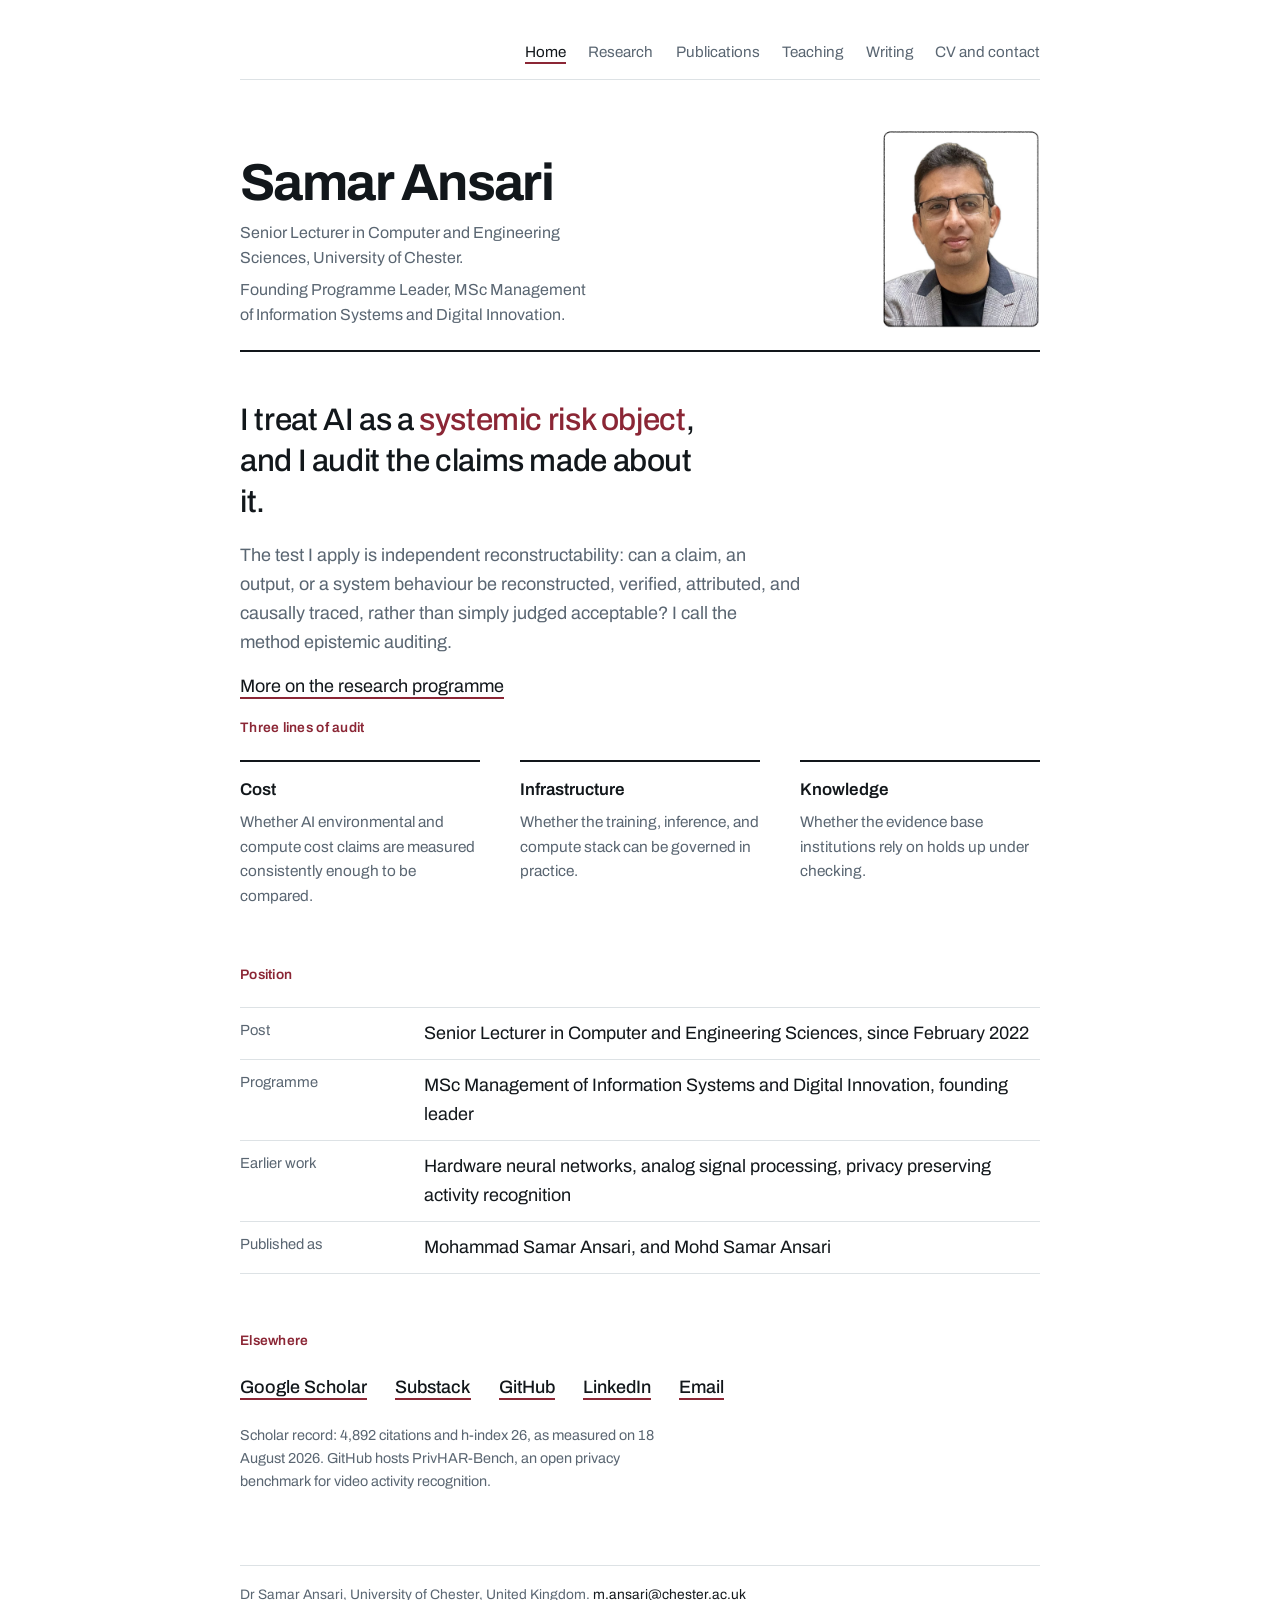
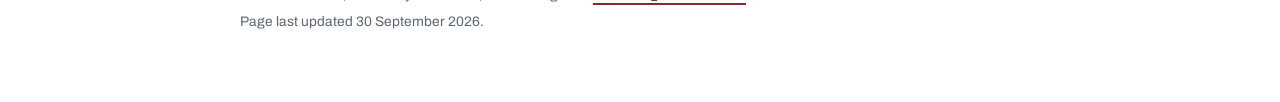
<file: index.html>
<!DOCTYPE html>
<html lang="en">
<head>
<meta charset="utf-8">
<meta name="viewport" content="width=device-width, initial-scale=1">
<title>Samar Ansari</title>
<meta name="description" content="Samar Ansari, Senior Lecturer in Computer and Engineering Sciences, University of Chester. Research on AI as a systemic risk object and epistemic auditing.">
<meta property="og:title" content="Samar Ansari">
<meta property="og:description" content="Samar Ansari, Senior Lecturer in Computer and Engineering Sciences, University of Chester. Research on AI as a systemic risk object and epistemic auditing.">
<meta property="og:type" content="profile">
<meta property="og:image" content="https://samaransari.com/photo.jpg">
<link rel="icon" href="/favicon.ico" type="image/x-icon" />
<link rel="preconnect" href="https://fonts.googleapis.com">
<link rel="preconnect" href="https://fonts.gstatic.com" crossorigin>
<link href="https://fonts.googleapis.com/css2?family=Archivo:wght@400;500;600;700&display=swap" rel="stylesheet">
<link rel="stylesheet" href="style.css">
<script type="application/ld+json">
{
  "@context": "https://schema.org",
  "@type": "Person",
  "name": "Samar Ansari",
  "alternateName": ["Mohammad Samar Ansari", "Mohd Samar Ansari"],
  "honorificPrefix": "Dr",
  "jobTitle": "Senior Lecturer in Computer and Engineering Sciences",
  "worksFor": { "@type": "CollegeOrUniversity", "name": "University of Chester" },
  "email": "mailto:m.ansari@chester.ac.uk",
  "url": "https://samaransari.com",
  "image": "https://samaransari.com/photo.jpg",
  "sameAs": [
    "https://scholar.google.com/citations?hl=en&user=WYthhycAAAAJ",
    "https://github.com/SamarAnsariUK",
    "https://samaransari.substack.com",
    "https://www.linkedin.com/in/samar-ansari-3062a029/"
  ]
}
</script>
</head>
<body>
<div class="wrap">
<header class="site site--home">
  <nav aria-label="Main"><ul><li><a href="index.html" aria-current="page">Home</a></li><li><a href="research.html">Research</a></li><li><a href="publications.html">Publications</a></li><li><a href="teaching.html">Teaching</a></li><li><a href="writing.html">Writing</a></li><li><a href="cv.html">CV and contact</a></li></ul></nav>
</header>
<div class="masthead">
  <div>
    <h1 id="top" tabindex="-1">Samar Ansari</h1>
    <p class="post">Senior Lecturer in Computer and Engineering Sciences, University of Chester.</p>
    <p class="post">Founding Programme Leader, MSc Management of Information Systems and Digital Innovation.</p>
  </div>
  <figure class="portrait">
    <img src="photo.jpg" alt="Samar Ansari" onerror="this.closest('.portrait').remove()">
  </figure>
</div>

<p class="statement">I treat AI as a <em>systemic risk object</em>, and I audit the claims made about it.</p>
<p class="sub">The test I apply is independent reconstructability: can a claim, an output, or a system behaviour be reconstructed, verified, attributed, and causally traced, rather than simply judged acceptable? I call the method epistemic auditing.</p>
<p class="sub"><a href="research.html">More on the research programme</a></p>

<h2>Three lines of audit</h2>
<div class="grid">
  <div><h3>Cost</h3><p>Whether AI environmental and compute cost claims are measured consistently enough to be compared.</p></div>
  <div><h3>Infrastructure</h3><p>Whether the training, inference, and compute stack can be governed in practice.</p></div>
  <div><h3>Knowledge</h3><p>Whether the evidence base institutions rely on holds up under checking.</p></div>
</div>

<h2>Position</h2>
<ul class="facts">
  <li><span>Post</span><span>Senior Lecturer in Computer and Engineering Sciences, since February 2022</span></li>
  <li><span>Programme</span><span>MSc Management of Information Systems and Digital Innovation, founding leader</span></li>
  <li><span>Earlier work</span><span>Hardware neural networks, analog signal processing, privacy preserving activity recognition</span></li>
  <li><span>Published as</span><span>Mohammad Samar Ansari, and Mohd Samar Ansari</span></li>
</ul>

<h2>Elsewhere</h2>
<ul class="out">
  <li><a href="https://scholar.google.com/citations?hl=en&amp;user=WYthhycAAAAJ">Google Scholar</a></li>
  <li><a href="https://samaransari.substack.com">Substack</a></li>
  <li><a href="https://github.com/SamarAnsariUK">GitHub</a></li>
  <li><a href="https://www.linkedin.com/in/samar-ansari-3062a029/">LinkedIn</a></li>
  <li><a href="mailto:m.ansari@chester.ac.uk">Email</a></li>
</ul>
<p class="meta">Scholar record: 4,892 citations and h-index 26, as measured on 18 August 2026. GitHub hosts PrivHAR-Bench, an open privacy benchmark for video activity recognition.</p>
<footer class="site-foot">
<p>Dr Samar Ansari, University of Chester, United Kingdom. <a href="mailto:m.ansari@chester.ac.uk">m.ansari@chester.ac.uk</a></p>
<p>Page last updated <span class="updated">30 September 2026</span>.</p>
</footer>
</div>
<script src="site.js" defer></script>
</body>
</html>
</file>
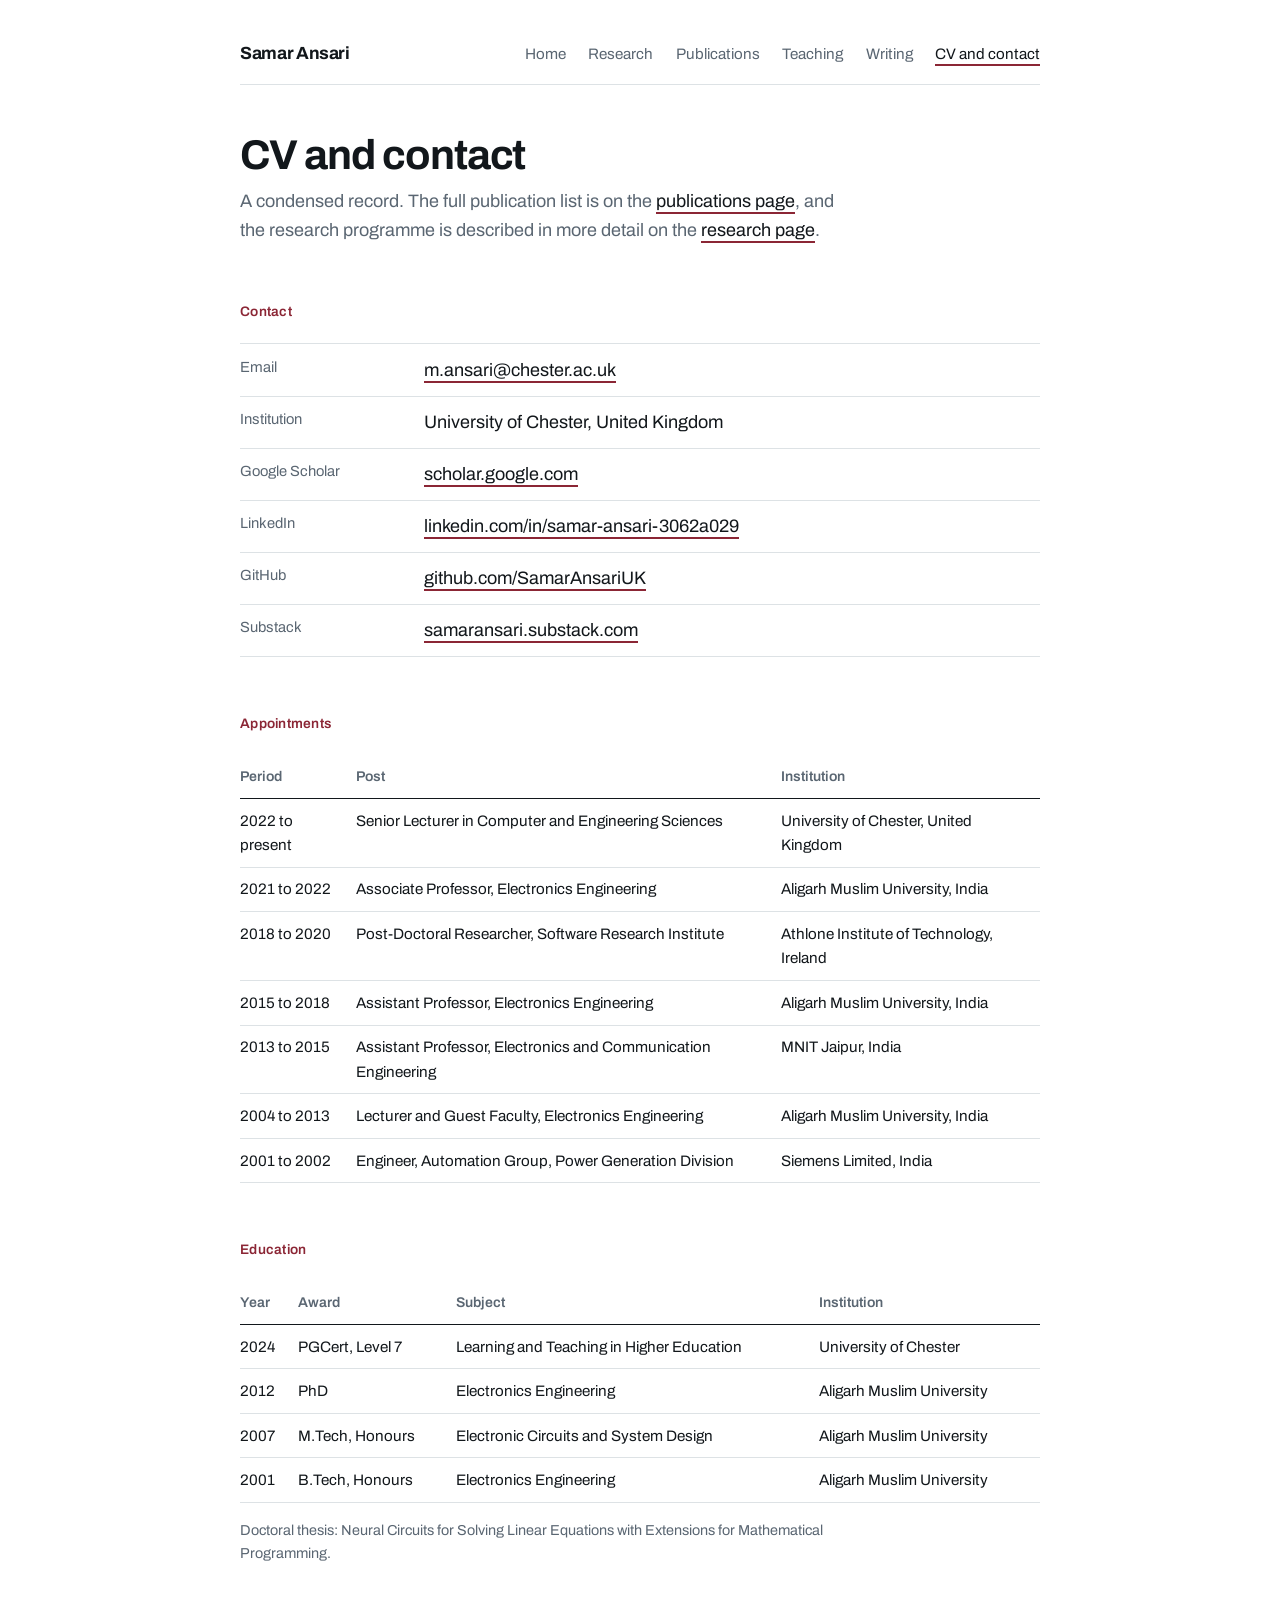
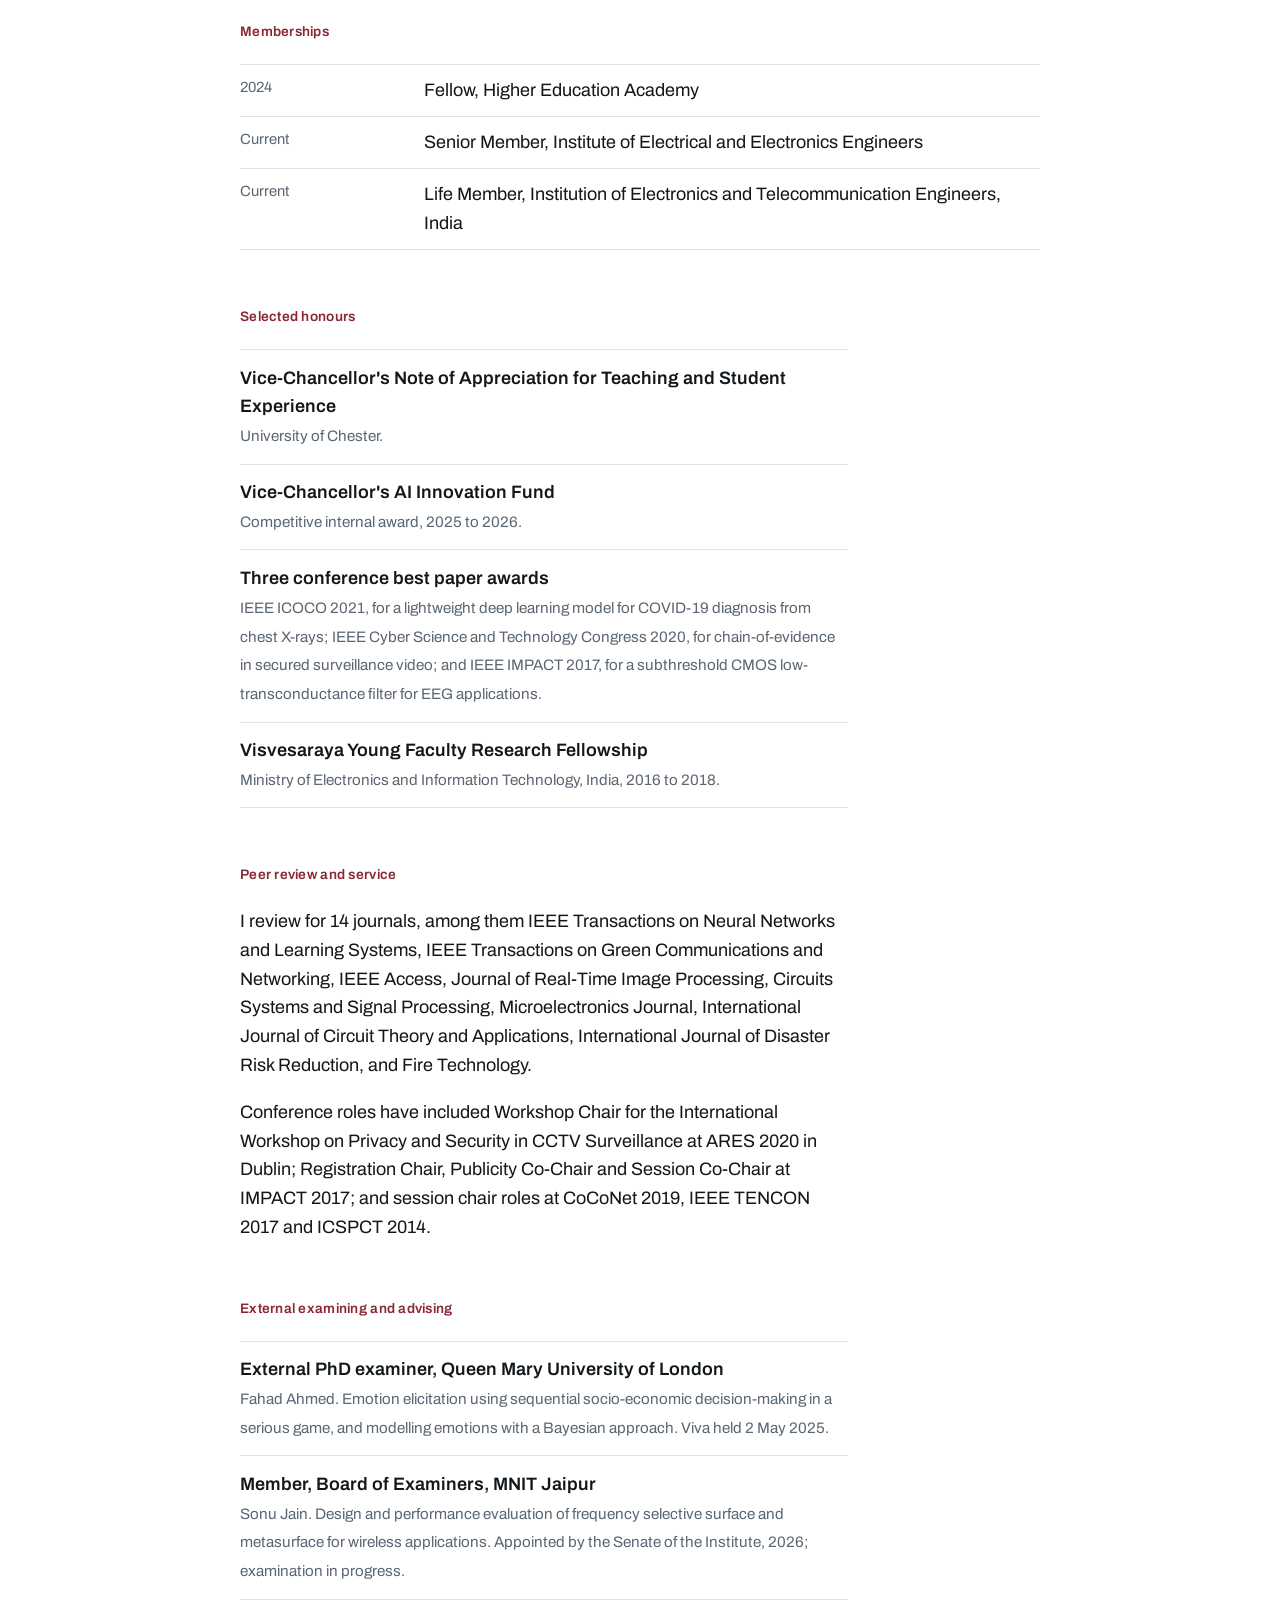
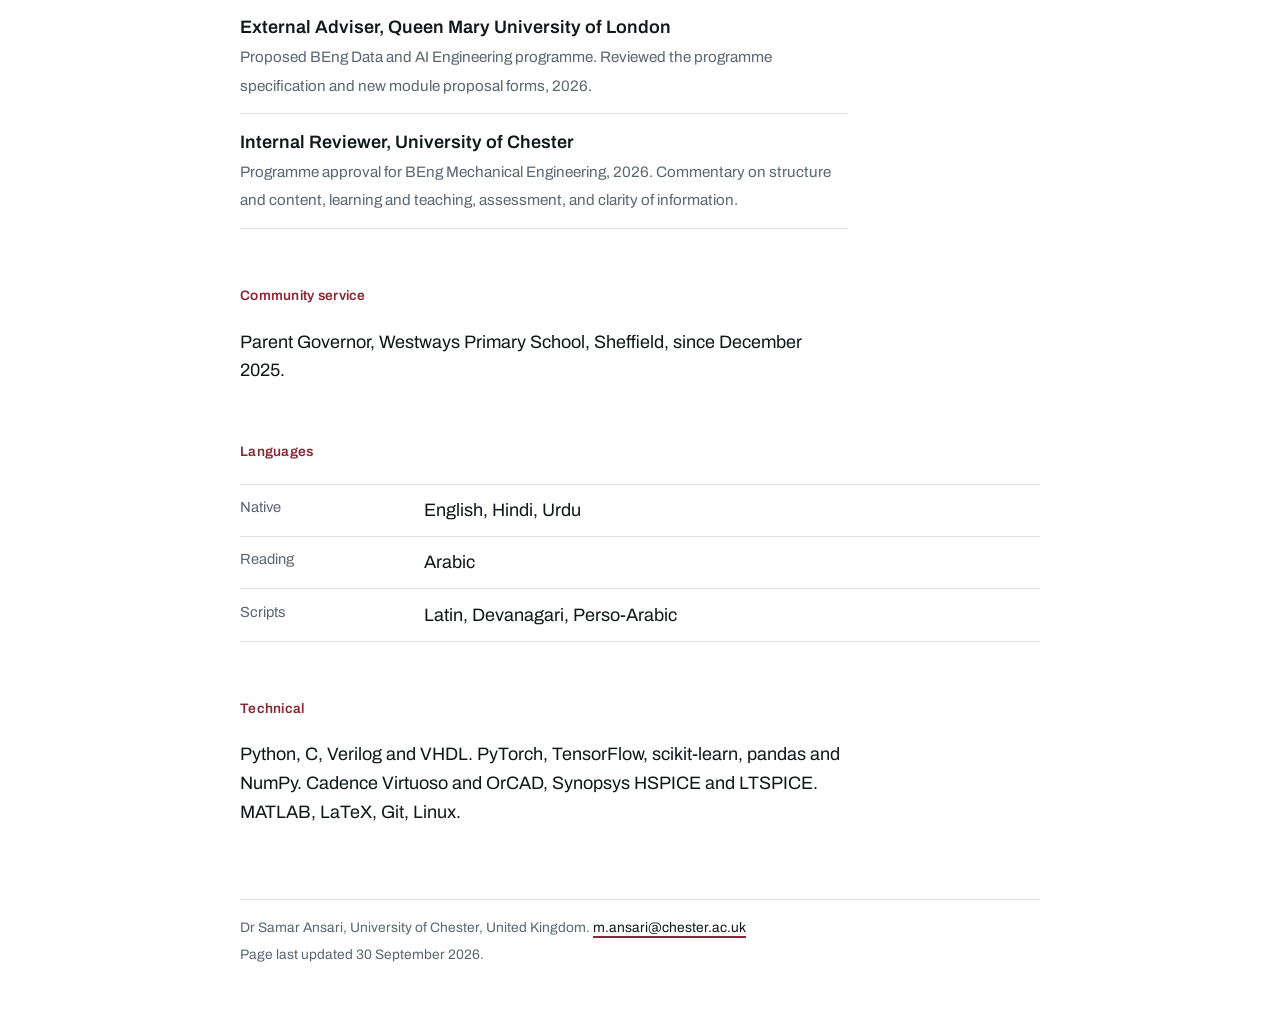
<file: cv.html>
<!DOCTYPE html>
<html lang="en">
<head>
<meta charset="utf-8">
<meta name="viewport" content="width=device-width, initial-scale=1">
<title>CV and contact | Samar Ansari</title>
<meta name="description" content="Curriculum vitae summary and contact details for Dr Samar Ansari, Senior Lecturer at the University of Chester.">
<meta property="og:title" content="CV and contact | Samar Ansari">
<meta property="og:description" content="Curriculum vitae summary and contact details for Dr Samar Ansari, Senior Lecturer at the University of Chester.">
<meta property="og:type" content="profile">
<meta property="og:image" content="https://samaransari.com/photo.jpg">
<link rel="icon" href="/favicon.ico" type="image/x-icon" />
<link rel="preconnect" href="https://fonts.googleapis.com">
<link rel="preconnect" href="https://fonts.gstatic.com" crossorigin>
<link href="https://fonts.googleapis.com/css2?family=Archivo:wght@400;500;600;700&display=swap" rel="stylesheet">
<link rel="stylesheet" href="style.css">
</head>
<body>
<div class="wrap">
<header class="site">
  <a class="brand" href="index.html" id="top">Samar Ansari</a>
  <nav aria-label="Main"><ul><li><a href="index.html">Home</a></li><li><a href="research.html">Research</a></li><li><a href="publications.html">Publications</a></li><li><a href="teaching.html">Teaching</a></li><li><a href="writing.html">Writing</a></li><li><a href="cv.html" aria-current="page">CV and contact</a></li></ul></nav>
</header>
<h1 class="page-title">CV and contact</h1>
<p class="standfirst">A condensed record. The full publication list is on the <a href="publications.html">publications page</a>, and the research programme is described in more detail on the <a href="research.html">research page</a>.</p>

<h2>Contact</h2>
<ul class="facts">
<li><span>Email</span><span><a href="mailto:m.ansari@chester.ac.uk">m.ansari@chester.ac.uk</a></span></li>
<li><span>Institution</span><span>University of Chester, United Kingdom</span></li>
<li><span>Google Scholar</span><span><a href="https://scholar.google.com/citations?hl=en&amp;user=WYthhycAAAAJ">scholar.google.com</a></span></li>
<li><span>LinkedIn</span><span><a href="https://www.linkedin.com/in/samar-ansari-3062a029/">linkedin.com/in/samar-ansari-3062a029</a></span></li>
<li><span>GitHub</span><span><a href="https://github.com/SamarAnsariUK">github.com/SamarAnsariUK</a></span></li>
<li><span>Substack</span><span><a href="https://samaransari.substack.com">samaransari.substack.com</a></span></li>
</ul>

<h2>Appointments</h2>
<table>
<tr><th>Period</th><th>Post</th><th>Institution</th></tr>
<tr><td>2022 to present</td><td>Senior Lecturer in Computer and Engineering Sciences</td><td>University of Chester, United Kingdom</td></tr>
<tr><td>2021 to 2022</td><td>Associate Professor, Electronics Engineering</td><td>Aligarh Muslim University, India</td></tr>
<tr><td>2018 to 2020</td><td>Post-Doctoral Researcher, Software Research Institute</td><td>Athlone Institute of Technology, Ireland</td></tr>
<tr><td>2015 to 2018</td><td>Assistant Professor, Electronics Engineering</td><td>Aligarh Muslim University, India</td></tr>
<tr><td>2013 to 2015</td><td>Assistant Professor, Electronics and Communication Engineering</td><td>MNIT Jaipur, India</td></tr>
<tr><td>2004 to 2013</td><td>Lecturer and Guest Faculty, Electronics Engineering</td><td>Aligarh Muslim University, India</td></tr>
<tr><td>2001 to 2002</td><td>Engineer, Automation Group, Power Generation Division</td><td>Siemens Limited, India</td></tr>
</table>

<h2>Education</h2>
<table>
<tr><th>Year</th><th>Award</th><th>Subject</th><th>Institution</th></tr>
<tr><td>2024</td><td>PGCert, Level 7</td><td>Learning and Teaching in Higher Education</td><td>University of Chester</td></tr>
<tr><td>2012</td><td>PhD</td><td>Electronics Engineering</td><td>Aligarh Muslim University</td></tr>
<tr><td>2007</td><td>M.Tech, Honours</td><td>Electronic Circuits and System Design</td><td>Aligarh Muslim University</td></tr>
<tr><td>2001</td><td>B.Tech, Honours</td><td>Electronics Engineering</td><td>Aligarh Muslim University</td></tr>
</table>
<p class="note">Doctoral thesis: Neural Circuits for Solving Linear Equations with Extensions for Mathematical Programming.</p>

<h2>Memberships</h2>
<ul class="facts">
<li><span>2024</span><span>Fellow, Higher Education Academy</span></li>
<li><span>Current</span><span>Senior Member, Institute of Electrical and Electronics Engineers</span></li>
<li><span>Current</span><span>Life Member, Institution of Electronics and Telecommunication Engineers, India</span></li>
</ul>

<h2>Selected honours</h2>
<ul class="stack">
<li><span class="who">Vice-Chancellor's Note of Appreciation for Teaching and Student Experience</span><span class="what">University of Chester.</span></li>
<li><span class="who">Vice-Chancellor's AI Innovation Fund</span><span class="what">Competitive internal award, 2025 to 2026.</span></li>
<li><span class="who">Three conference best paper awards</span><span class="what">IEEE ICOCO 2021, for a lightweight deep learning model for COVID-19 diagnosis from chest X-rays; IEEE Cyber Science and Technology Congress 2020, for chain-of-evidence in secured surveillance video; and IEEE IMPACT 2017, for a subthreshold CMOS low-transconductance filter for EEG applications.</span></li>
<li><span class="who">Visvesaraya Young Faculty Research Fellowship</span><span class="what">Ministry of Electronics and Information Technology, India, 2016 to 2018.</span></li>
</ul>

<h2>Peer review and service</h2>
<p>I review for 14 journals, among them IEEE Transactions on Neural Networks and Learning Systems, IEEE Transactions on Green Communications and Networking, IEEE Access, Journal of Real-Time Image Processing, Circuits Systems and Signal Processing, Microelectronics Journal, International Journal of Circuit Theory and Applications, International Journal of Disaster Risk Reduction, and Fire Technology.</p>
<p>Conference roles have included Workshop Chair for the International Workshop on Privacy and Security in CCTV Surveillance at ARES 2020 in Dublin; Registration Chair, Publicity Co-Chair and Session Co-Chair at IMPACT 2017; and session chair roles at CoCoNet 2019, IEEE TENCON 2017 and ICSPCT 2014.</p>

<h2>External examining and advising</h2>
<ul class="stack">
<li><span class="who">External PhD examiner, Queen Mary University of London</span><span class="what">Fahad Ahmed. Emotion elicitation using sequential socio-economic decision-making in a serious game, and modelling emotions with a Bayesian approach. Viva held 2 May 2025.</span></li>
<li><span class="who">Member, Board of Examiners, MNIT Jaipur</span><span class="what">Sonu Jain. Design and performance evaluation of frequency selective surface and metasurface for wireless applications. Appointed by the Senate of the Institute, 2026; examination in progress.</span></li>
<li><span class="who">External Adviser, Queen Mary University of London</span><span class="what">Proposed BEng Data and AI Engineering programme. Reviewed the programme specification and new module proposal forms, 2026.</span></li>
<li><span class="who">Internal Reviewer, University of Chester</span><span class="what">Programme approval for BEng Mechanical Engineering, 2026. Commentary on structure and content, learning and teaching, assessment, and clarity of information.</span></li>
</ul>

<h2>Community service</h2>
<p>Parent Governor, Westways Primary School, Sheffield, since December 2025.</p>

<h2>Languages</h2>
<ul class="facts">
<li><span>Native</span><span>English, Hindi, Urdu</span></li>
<li><span>Reading</span><span>Arabic</span></li>
<li><span>Scripts</span><span>Latin, Devanagari, Perso-Arabic</span></li>
</ul>

<h2>Technical</h2>
<p>Python, C, Verilog and VHDL. PyTorch, TensorFlow, scikit-learn, pandas and NumPy. Cadence Virtuoso and OrCAD, Synopsys HSPICE and LTSPICE. MATLAB, LaTeX, Git, Linux.</p>
<footer class="site-foot">
<p>Dr Samar Ansari, University of Chester, United Kingdom. <a href="mailto:m.ansari@chester.ac.uk">m.ansari@chester.ac.uk</a></p>
<p>Page last updated <span class="updated">30 September 2026</span>.</p>
</footer>
</div>
<script src="site.js" defer></script>
</body>
</html>
</file>
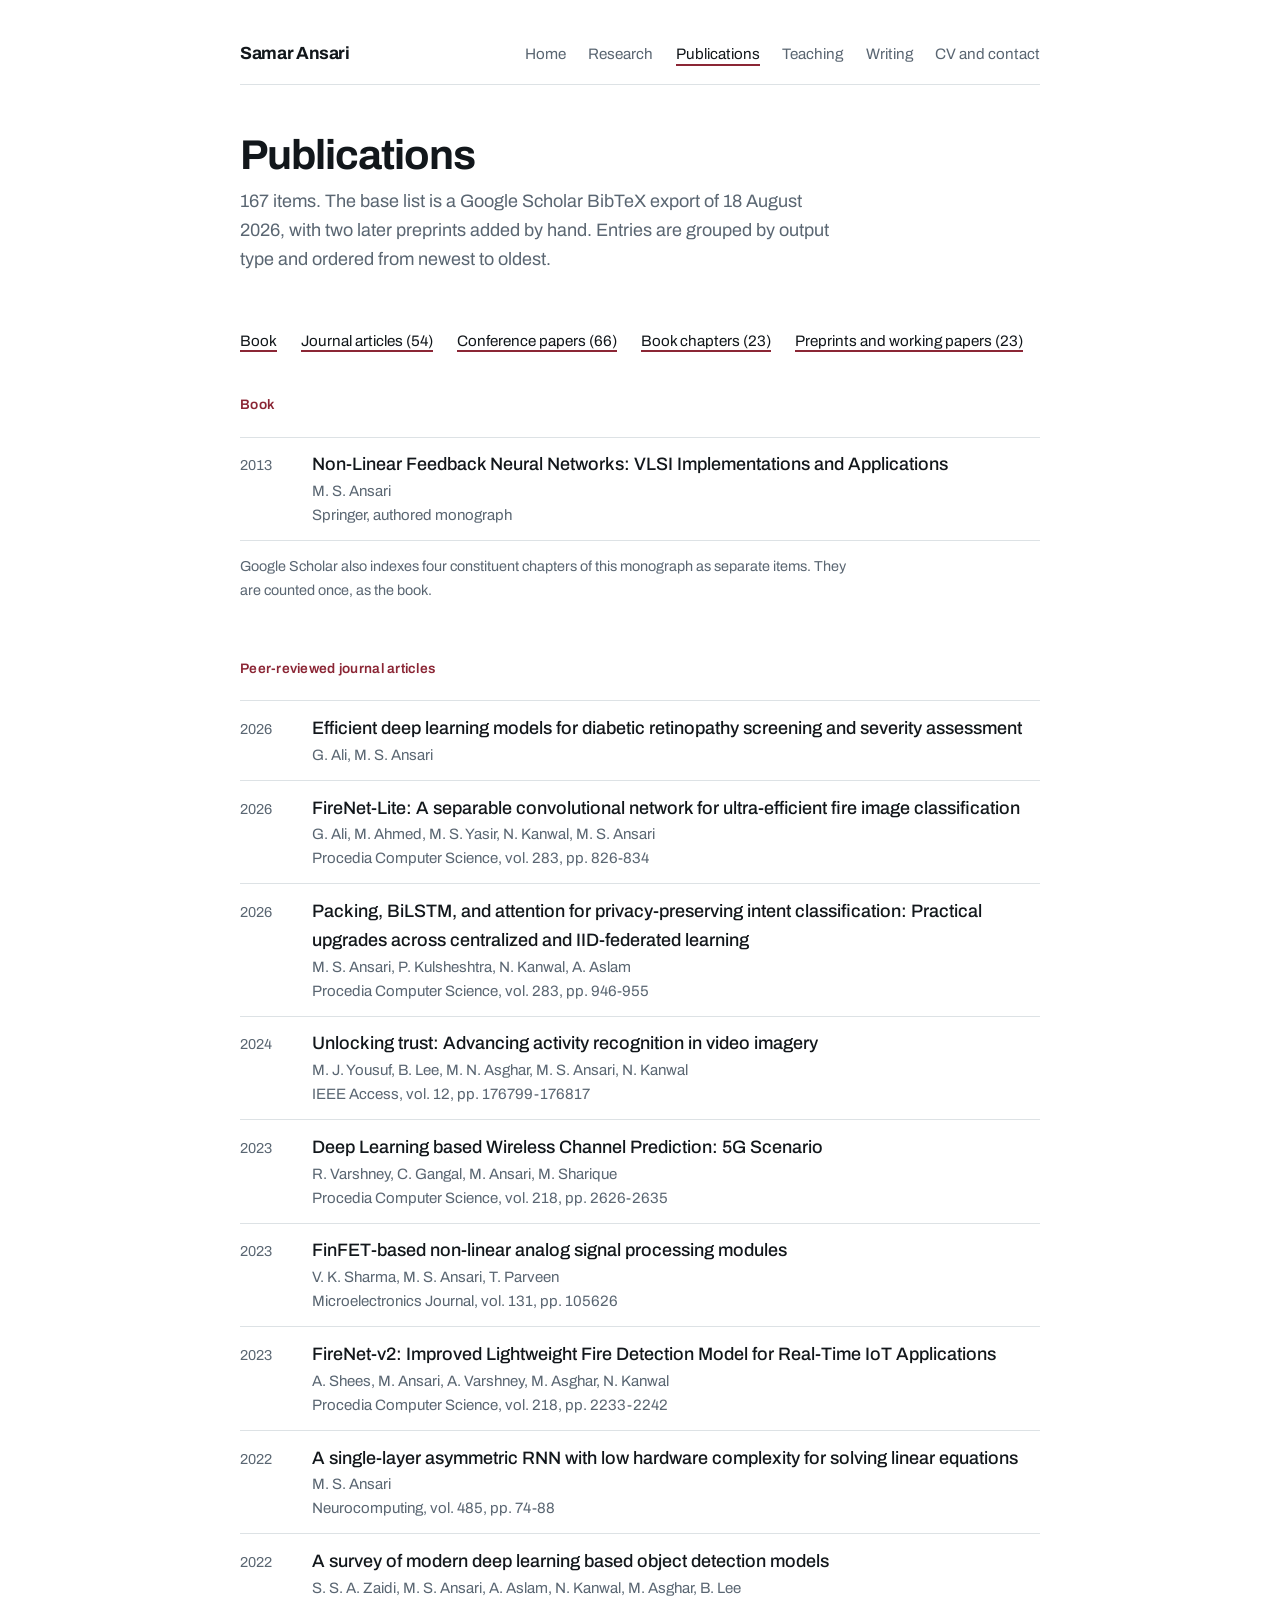
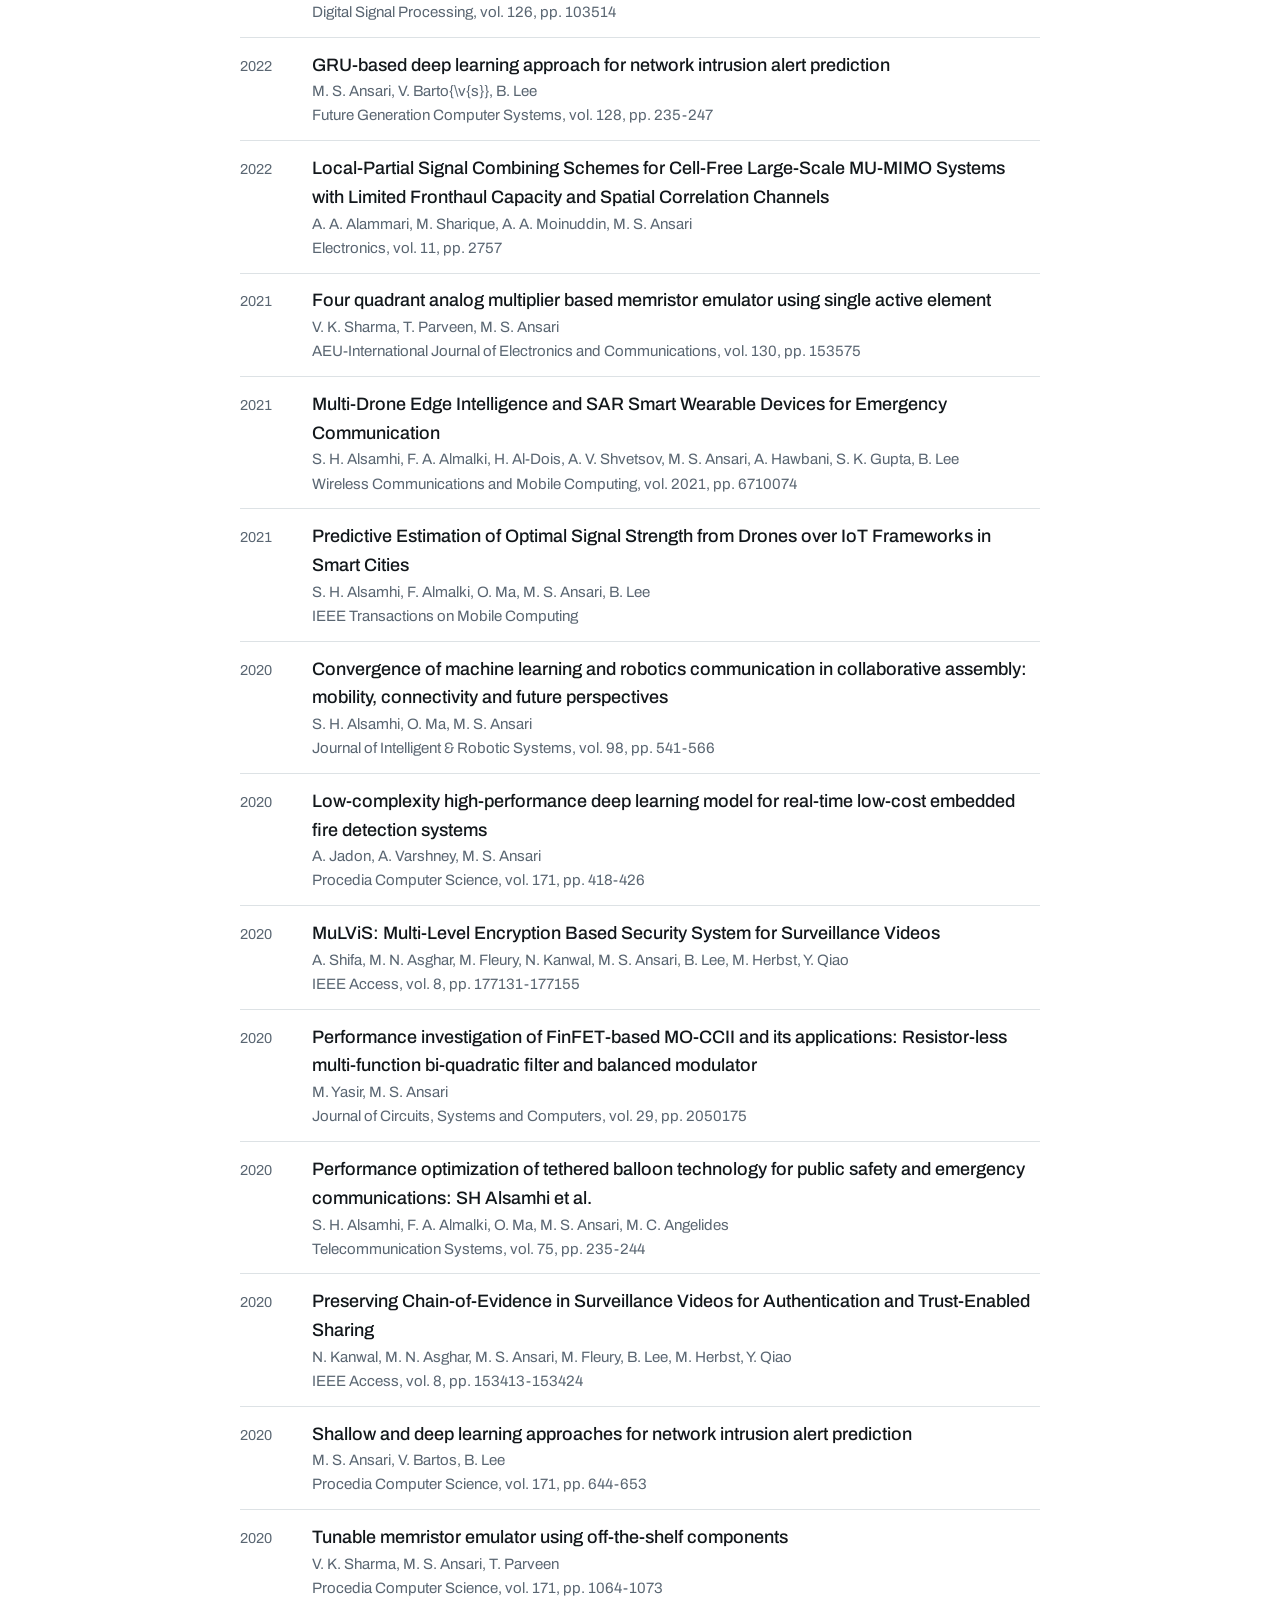
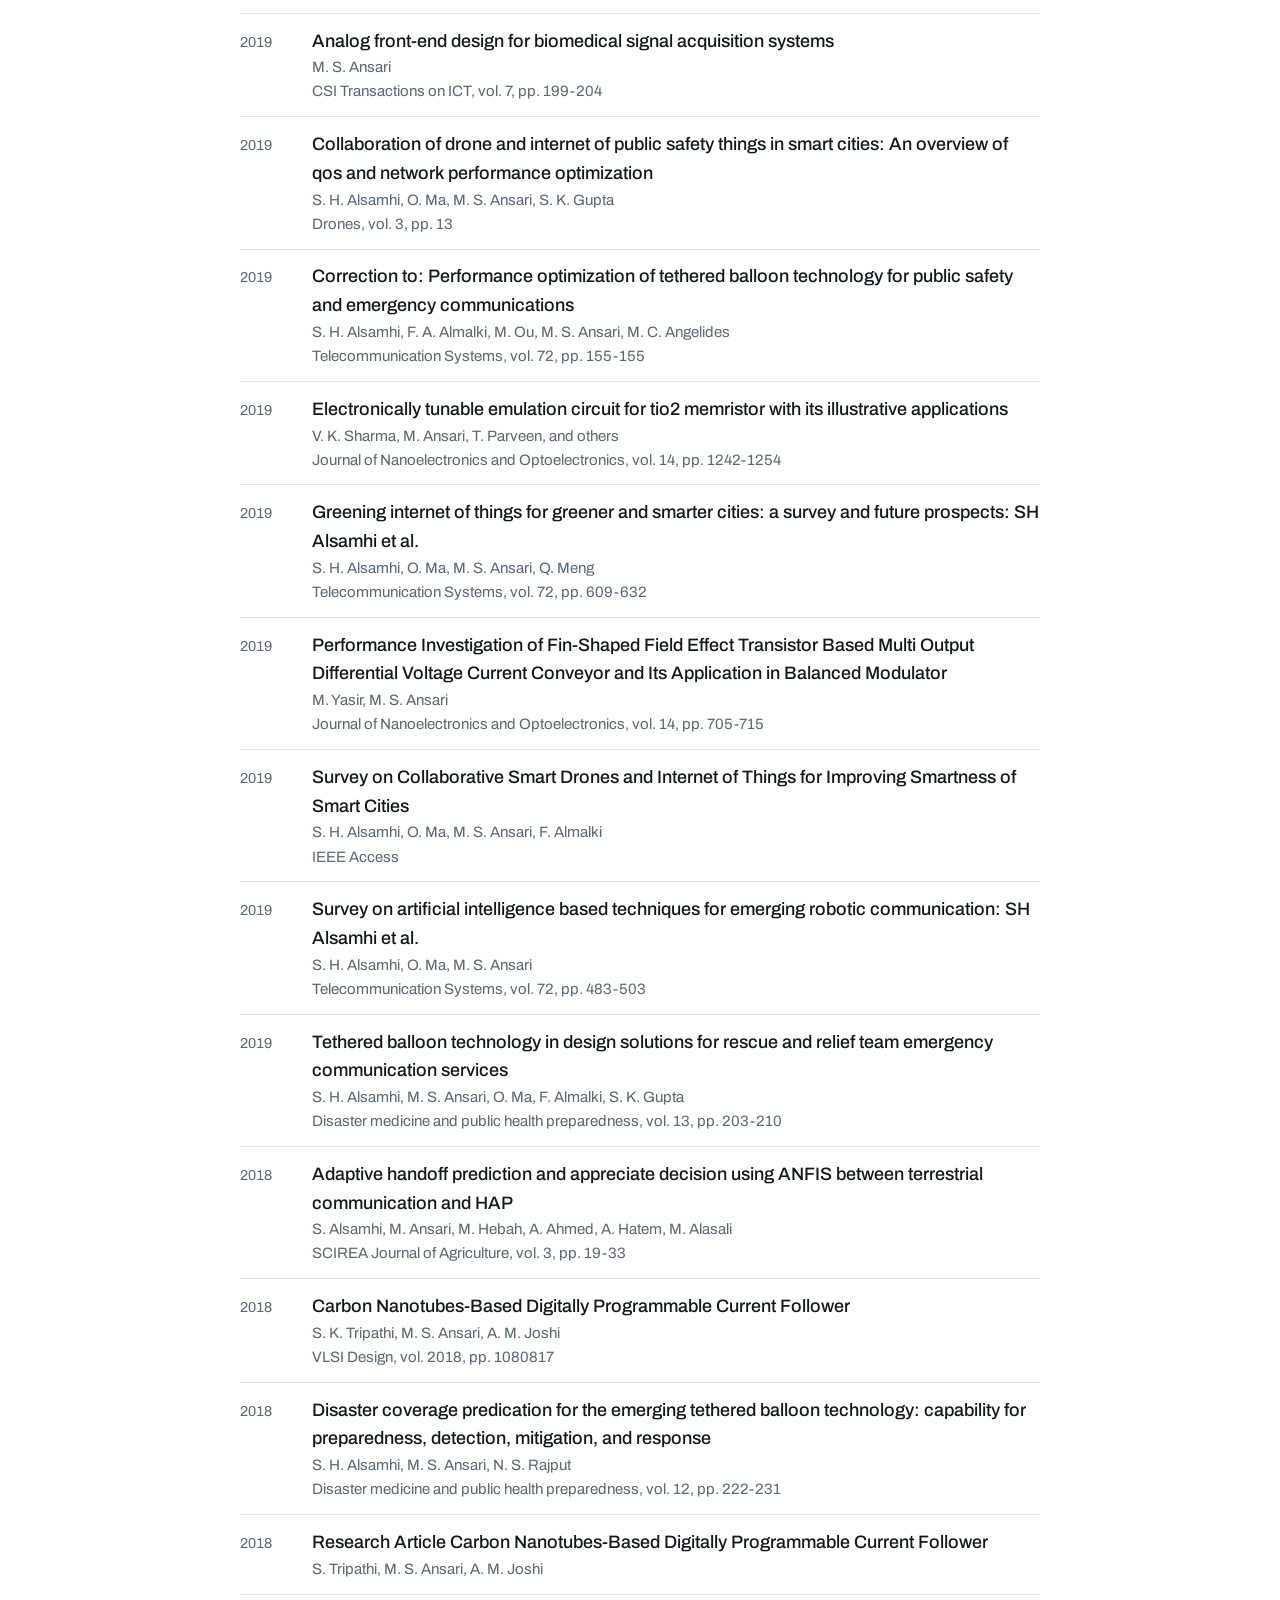
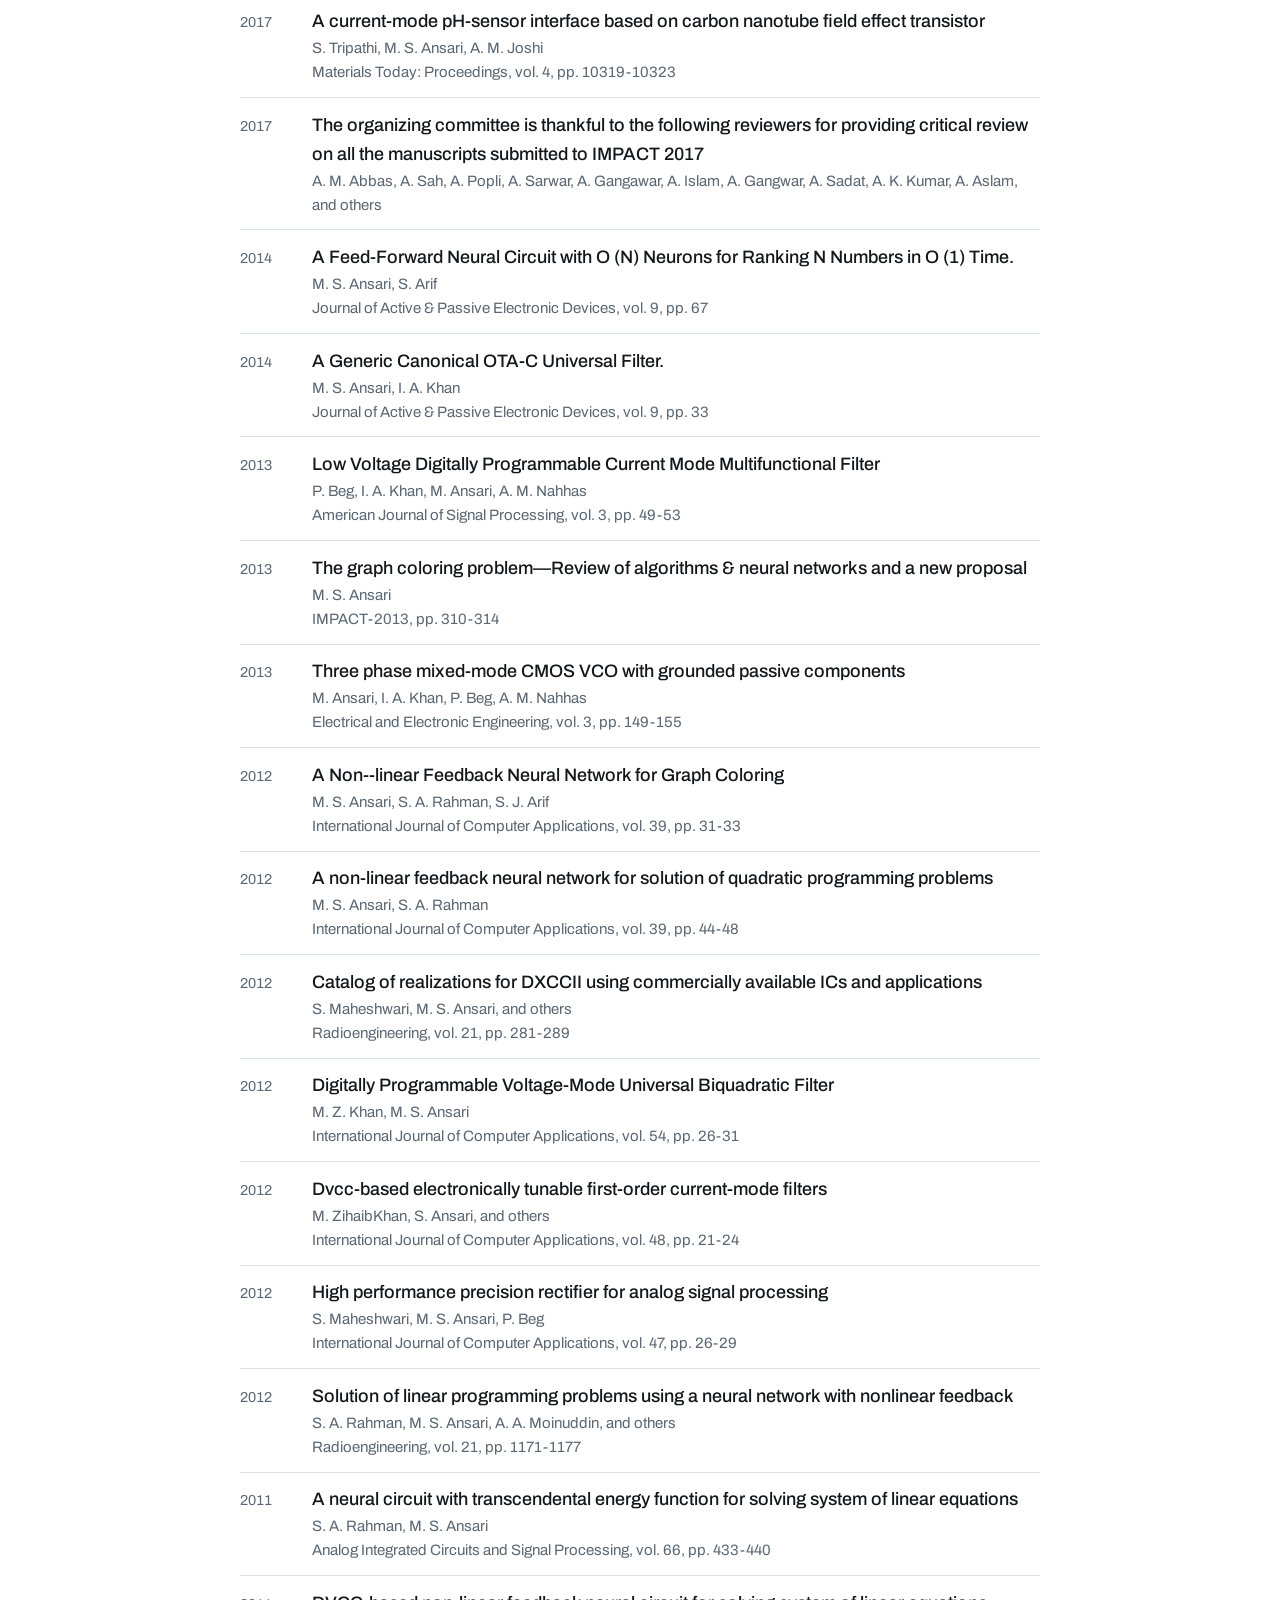
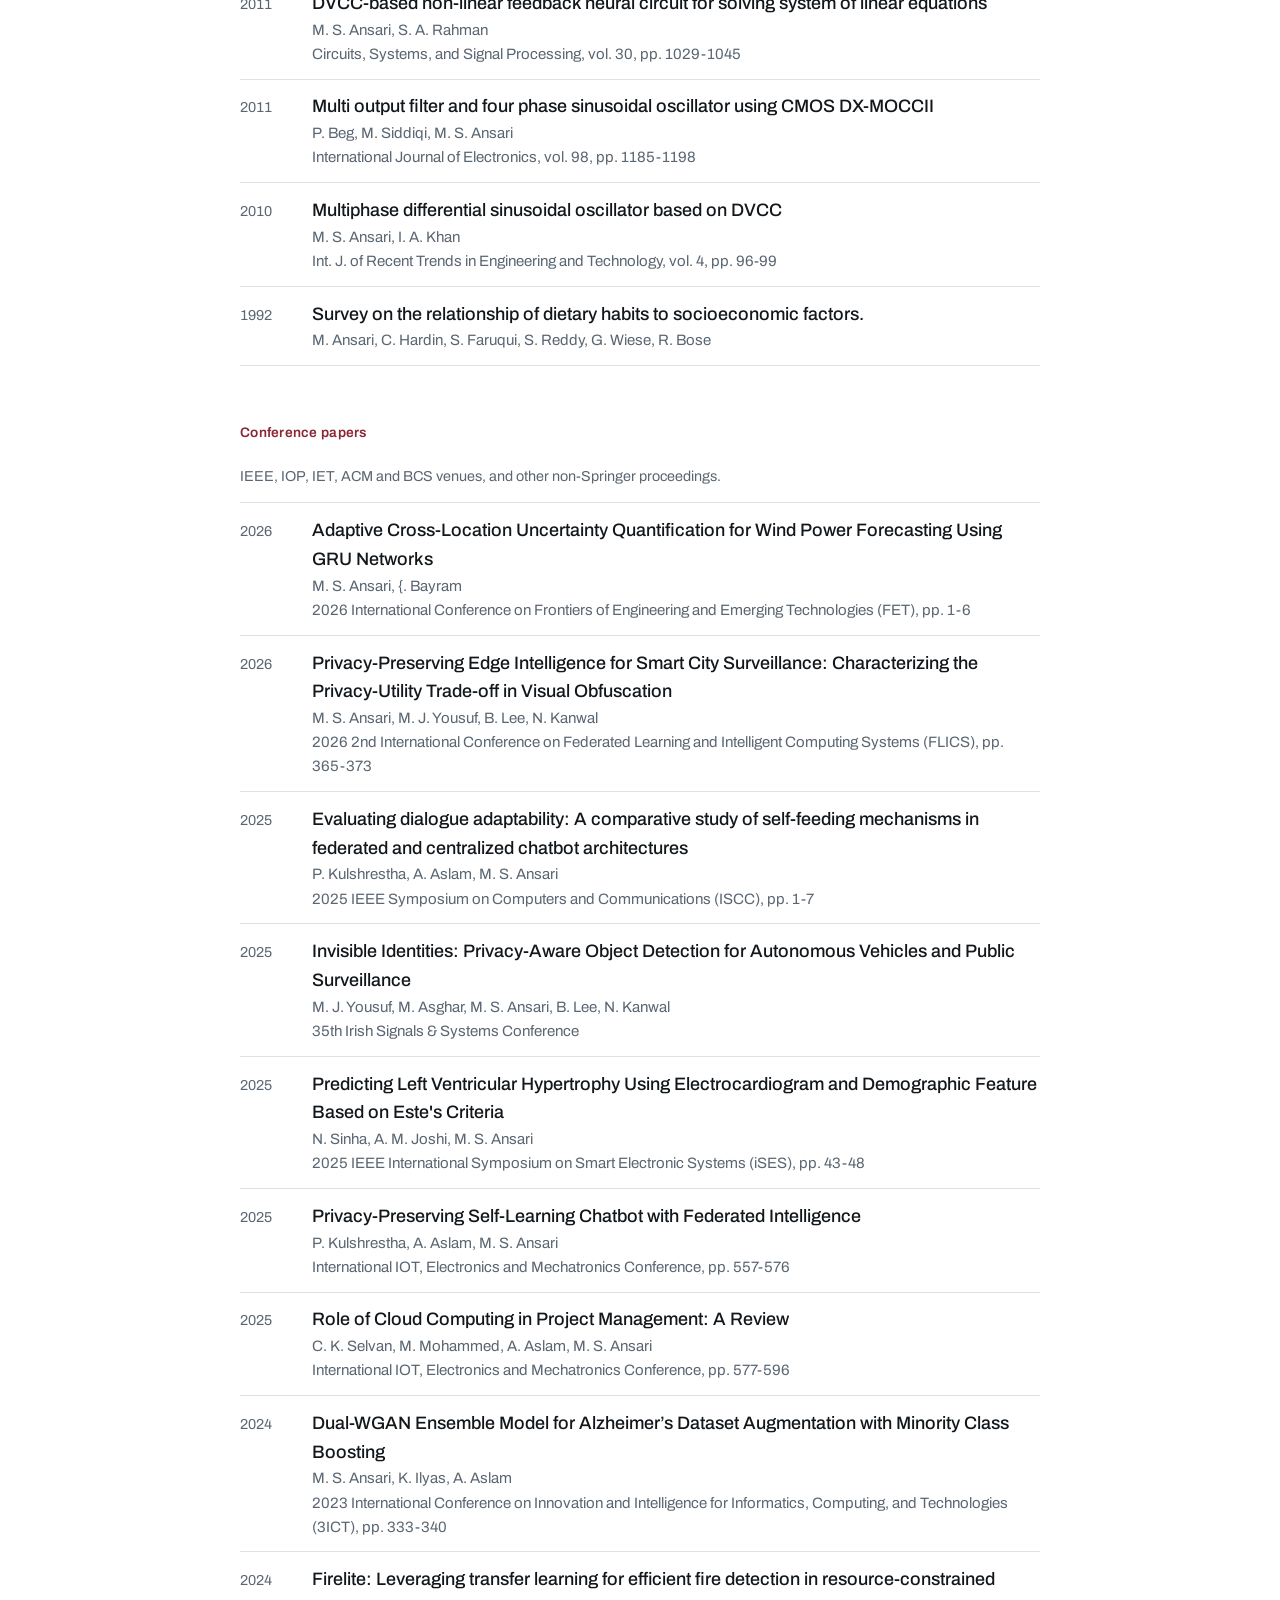
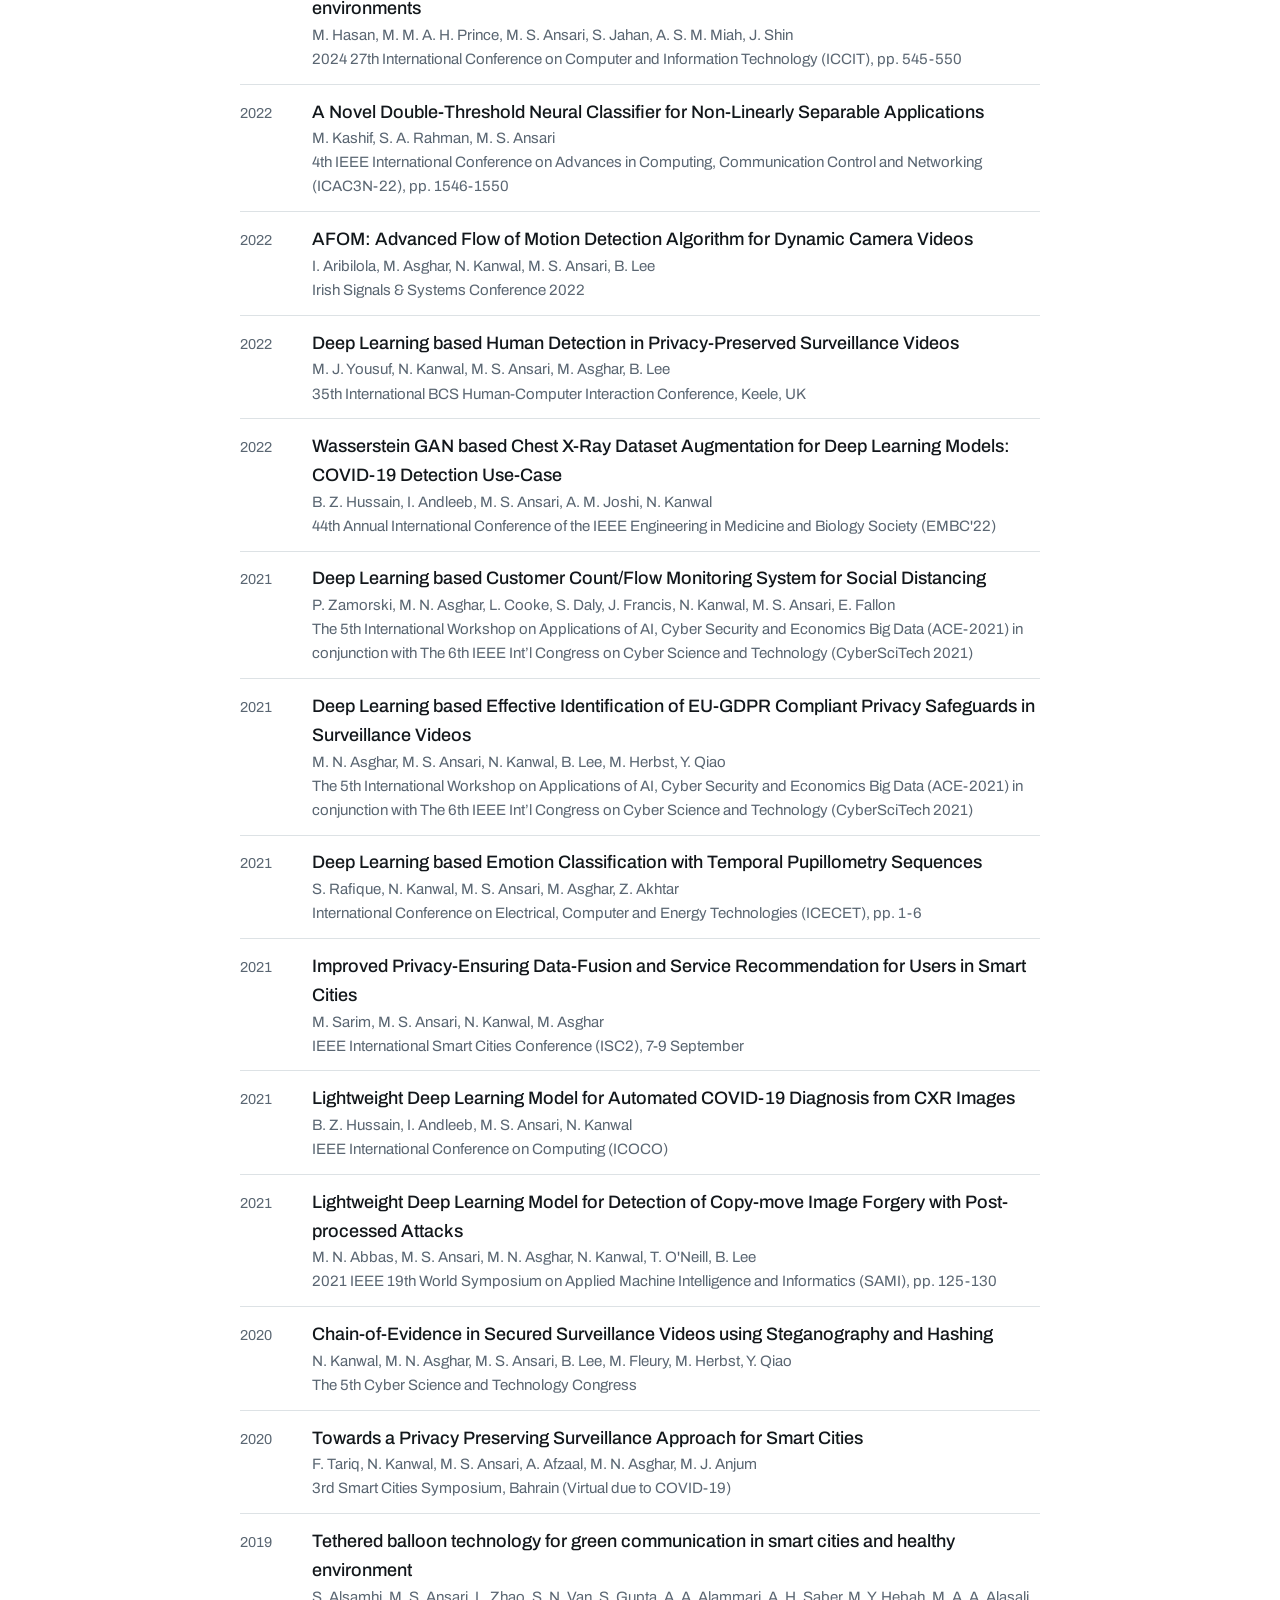
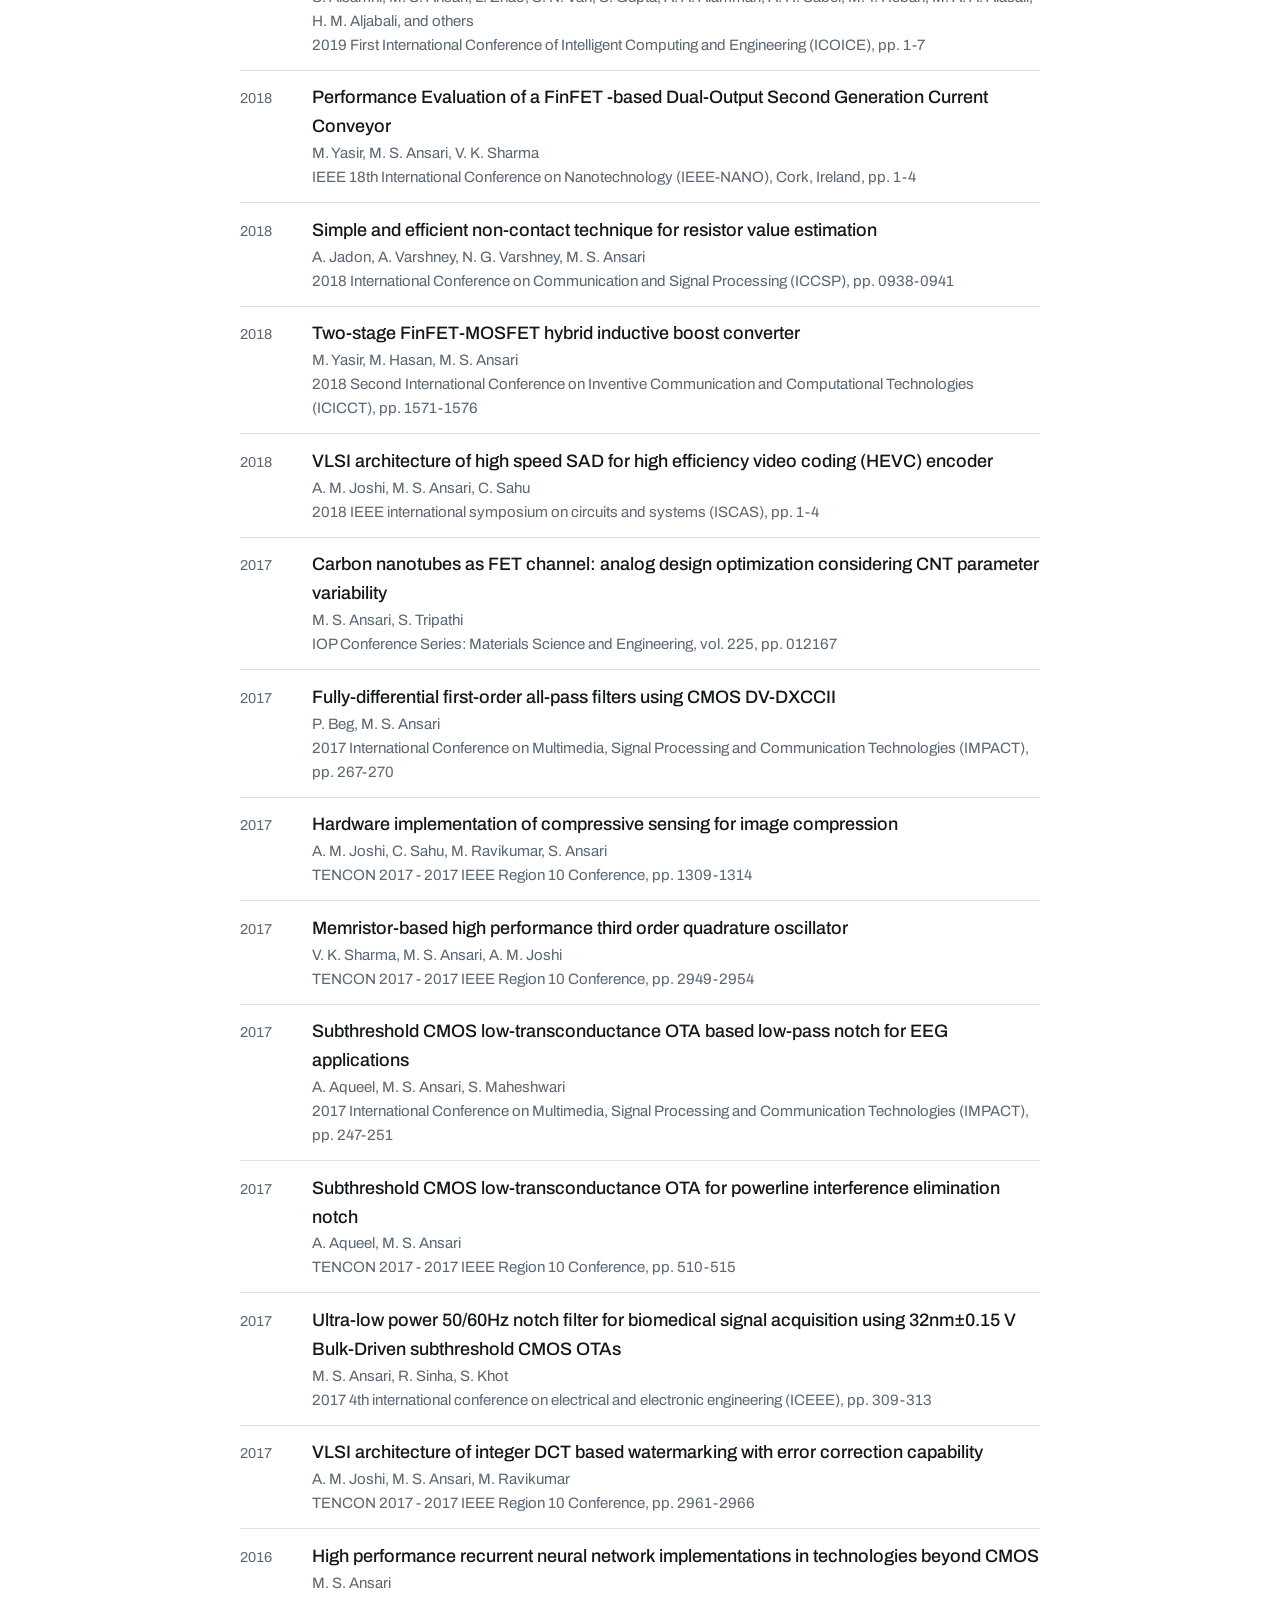
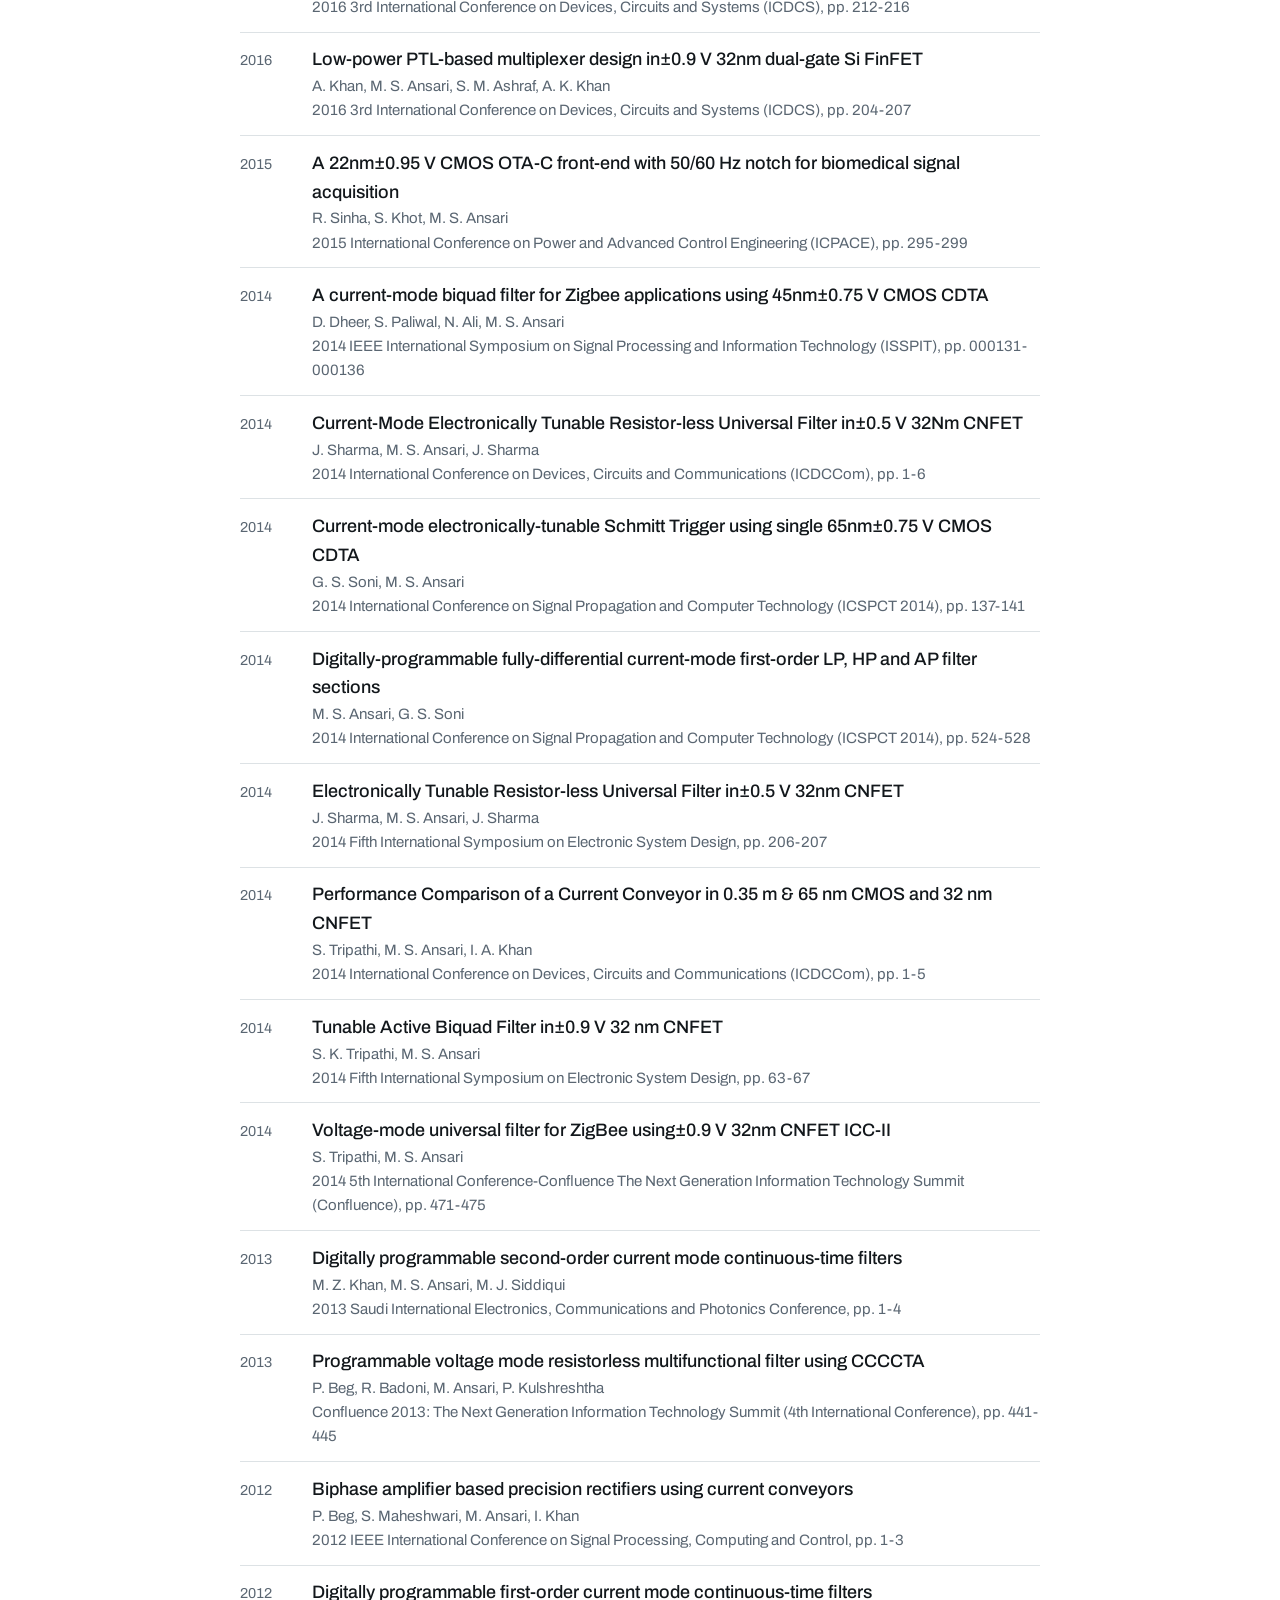
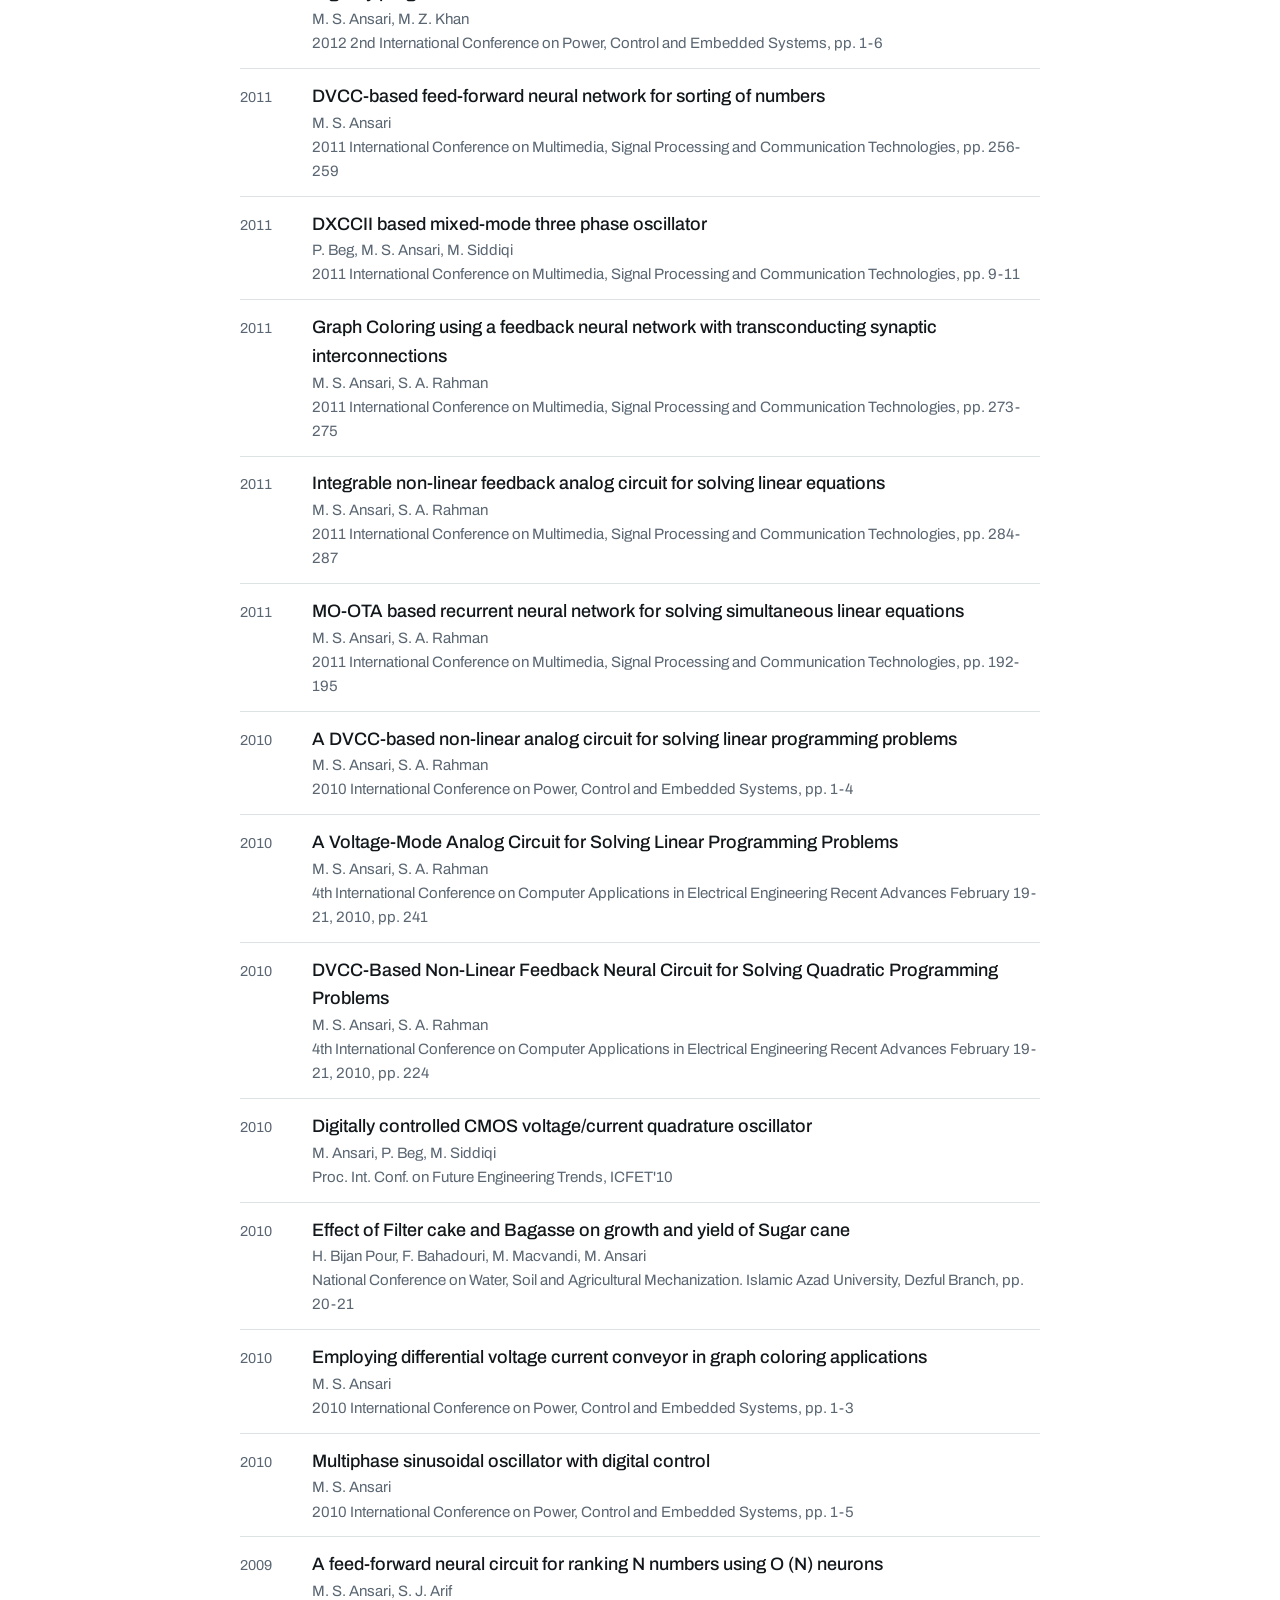
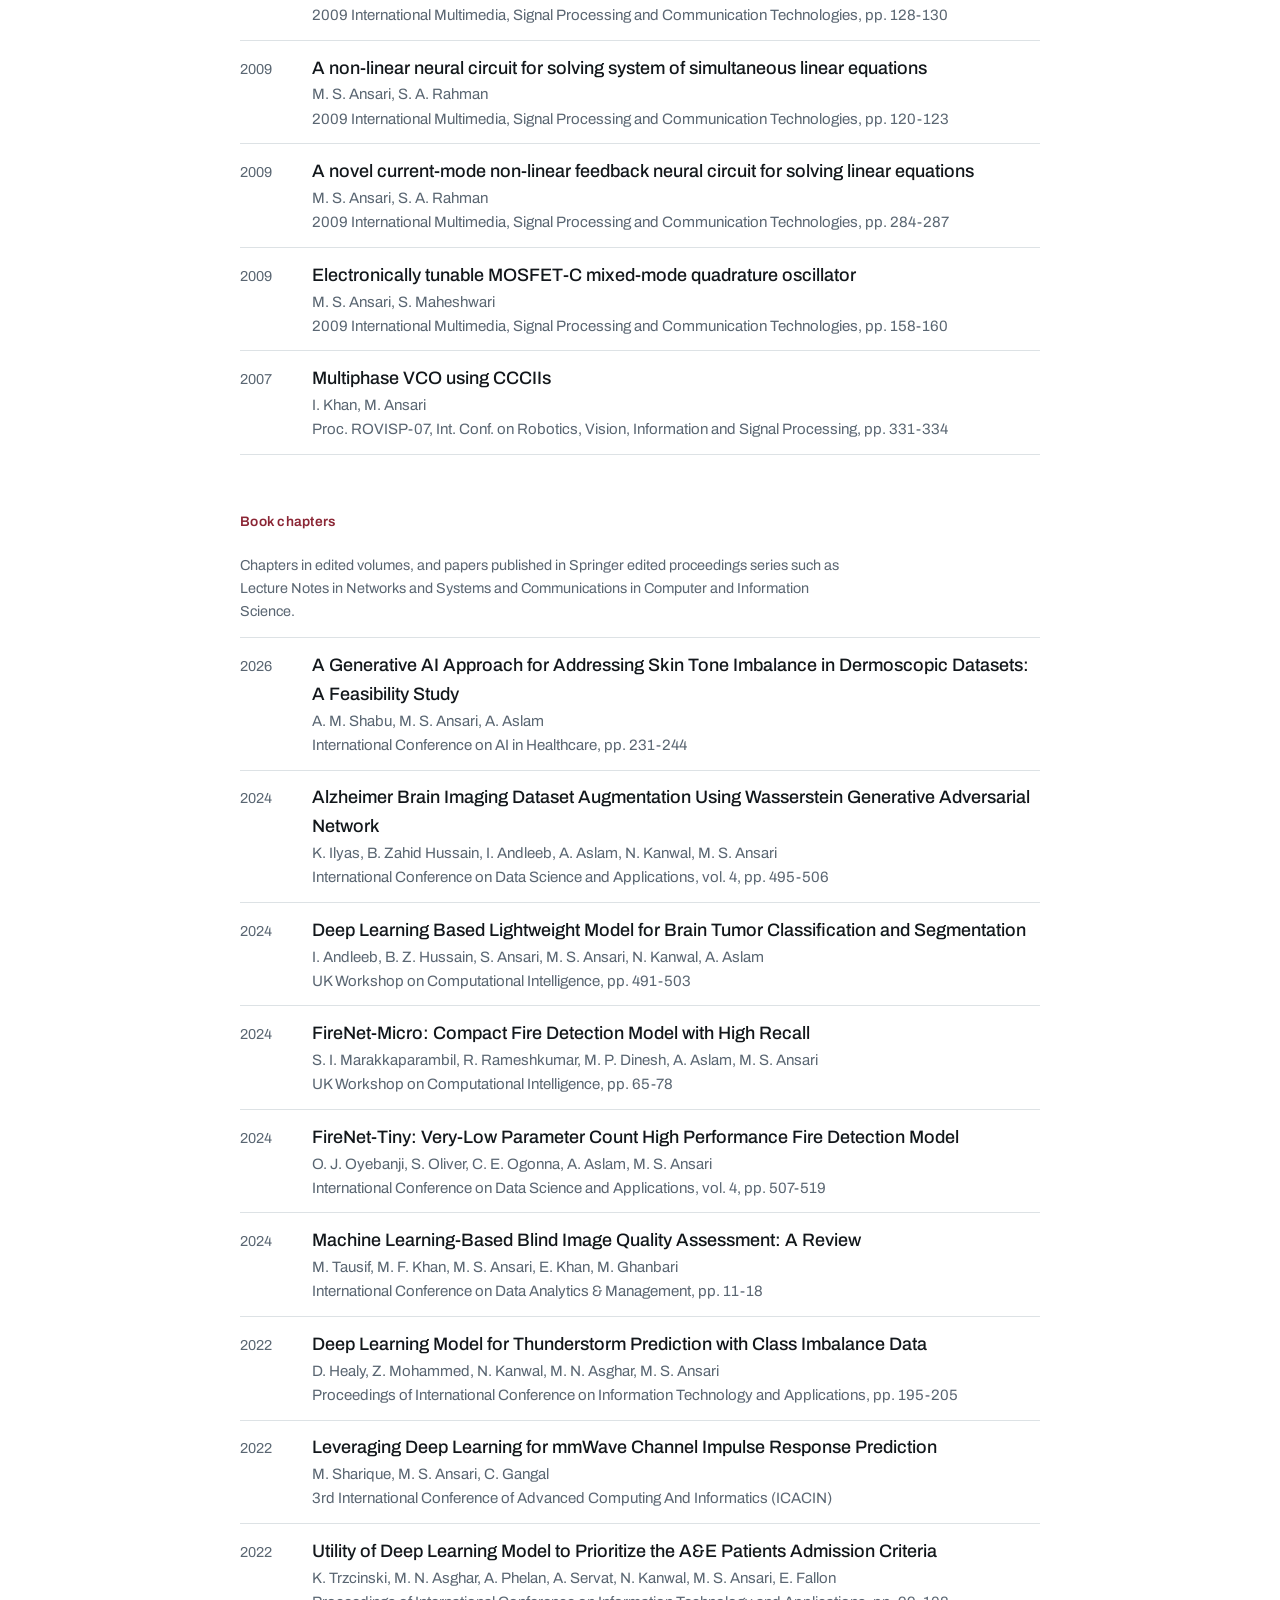
<file: publications.html>
<!DOCTYPE html>
<html lang="en">
<head>
<meta charset="utf-8">
<meta name="viewport" content="width=device-width, initial-scale=1">
<title>Publications | Samar Ansari</title>
<meta name="description" content="Complete publication list for Samar Ansari: journal articles, conference papers, book chapters, a monograph, and preprints.">
<meta property="og:title" content="Publications | Samar Ansari">
<meta property="og:description" content="Complete publication list for Samar Ansari: journal articles, conference papers, book chapters, a monograph, and preprints.">
<meta property="og:type" content="profile">
<meta property="og:image" content="https://samaransari.com/photo.jpg">
<link rel="icon" href="/favicon.ico" type="image/x-icon" />
<link rel="preconnect" href="https://fonts.googleapis.com">
<link rel="preconnect" href="https://fonts.gstatic.com" crossorigin>
<link href="https://fonts.googleapis.com/css2?family=Archivo:wght@400;500;600;700&display=swap" rel="stylesheet">
<link rel="stylesheet" href="style.css">
</head>
<body>
<div class="wrap">
<header class="site">
  <a class="brand" href="index.html" id="top">Samar Ansari</a>
  <nav aria-label="Main"><ul><li><a href="index.html">Home</a></li><li><a href="research.html">Research</a></li><li><a href="publications.html" aria-current="page">Publications</a></li><li><a href="teaching.html">Teaching</a></li><li><a href="writing.html">Writing</a></li><li><a href="cv.html">CV and contact</a></li></ul></nav>
</header>
<h1 class="page-title">Publications</h1>
<p class="standfirst">167 items. The base list is a Google Scholar BibTeX export of 18 August 2026, with two later preprints added by hand. Entries are grouped by output type and ordered from newest to oldest.</p>

<ul class="jump">
<li><a href="#book">Book</a></li>
<li><a href="#journals">Journal articles (54)</a></li>
<li><a href="#conferences">Conference papers (66)</a></li>
<li><a href="#chapters">Book chapters (23)</a></li>
<li><a href="#preprints">Preprints and working papers (23)</a></li>
</ul>

<h2 id="book">Book</h2>
<ul class="pubs">
<li><span class="yr">2013</span><span><span class="ttl">Non-Linear Feedback Neural Networks: VLSI Implementations and Applications</span><span class="au">M. S. Ansari</span><span class="vn">Springer, authored monograph</span></span></li>
</ul>
<p class="note">Google Scholar also indexes four constituent chapters of this monograph as separate items. They are counted once, as the book.</p>

<h2 id="journals">Peer-reviewed journal articles</h2>
<ul class="pubs">
<li><span class="yr">2026</span><span><span class="ttl">Efficient deep learning models for diabetic retinopathy screening and severity assessment</span><span class="au">G. Ali, M. S. Ansari</span><span class="vn"></span></span></li>
<li><span class="yr">2026</span><span><span class="ttl">FireNet-Lite: A separable convolutional network for ultra-efficient fire image classification</span><span class="au">G. Ali, M. Ahmed, M. S. Yasir, N. Kanwal, M. S. Ansari</span><span class="vn">Procedia Computer Science, vol. 283, pp. 826-834</span></span></li>
<li><span class="yr">2026</span><span><span class="ttl">Packing, BiLSTM, and attention for privacy-preserving intent classification: Practical upgrades across centralized and IID-federated learning</span><span class="au">M. S. Ansari, P. Kulsheshtra, N. Kanwal, A. Aslam</span><span class="vn">Procedia Computer Science, vol. 283, pp. 946-955</span></span></li>
<li><span class="yr">2024</span><span><span class="ttl">Unlocking trust: Advancing activity recognition in video imagery</span><span class="au">M. J. Yousuf, B. Lee, M. N. Asghar, M. S. Ansari, N. Kanwal</span><span class="vn">IEEE Access, vol. 12, pp. 176799-176817</span></span></li>
<li><span class="yr">2023</span><span><span class="ttl">Deep Learning based Wireless Channel Prediction: 5G Scenario</span><span class="au">R. Varshney, C. Gangal, M. Ansari, M. Sharique</span><span class="vn">Procedia Computer Science, vol. 218, pp. 2626-2635</span></span></li>
<li><span class="yr">2023</span><span><span class="ttl">FinFET-based non-linear analog signal processing modules</span><span class="au">V. K. Sharma, M. S. Ansari, T. Parveen</span><span class="vn">Microelectronics Journal, vol. 131, pp. 105626</span></span></li>
<li><span class="yr">2023</span><span><span class="ttl">FireNet-v2: Improved Lightweight Fire Detection Model for Real-Time IoT Applications</span><span class="au">A. Shees, M. Ansari, A. Varshney, M. Asghar, N. Kanwal</span><span class="vn">Procedia Computer Science, vol. 218, pp. 2233-2242</span></span></li>
<li><span class="yr">2022</span><span><span class="ttl">A single-layer asymmetric RNN with low hardware complexity for solving linear equations</span><span class="au">M. S. Ansari</span><span class="vn">Neurocomputing, vol. 485, pp. 74-88</span></span></li>
<li><span class="yr">2022</span><span><span class="ttl">A survey of modern deep learning based object detection models</span><span class="au">S. S. A. Zaidi, M. S. Ansari, A. Aslam, N. Kanwal, M. Asghar, B. Lee</span><span class="vn">Digital Signal Processing, vol. 126, pp. 103514</span></span></li>
<li><span class="yr">2022</span><span><span class="ttl">GRU-based deep learning approach for network intrusion alert prediction</span><span class="au">M. S. Ansari, V. Barto{\v{s}}, B. Lee</span><span class="vn">Future Generation Computer Systems, vol. 128, pp. 235-247</span></span></li>
<li><span class="yr">2022</span><span><span class="ttl">Local-Partial Signal Combining Schemes for Cell-Free Large-Scale MU-MIMO Systems with Limited Fronthaul Capacity and Spatial Correlation Channels</span><span class="au">A. A. Alammari, M. Sharique, A. A. Moinuddin, M. S. Ansari</span><span class="vn">Electronics, vol. 11, pp. 2757</span></span></li>
<li><span class="yr">2021</span><span><span class="ttl">Four quadrant analog multiplier based memristor emulator using single active element</span><span class="au">V. K. Sharma, T. Parveen, M. S. Ansari</span><span class="vn">AEU-International Journal of Electronics and Communications, vol. 130, pp. 153575</span></span></li>
<li><span class="yr">2021</span><span><span class="ttl">Multi-Drone Edge Intelligence and SAR Smart Wearable Devices for Emergency Communication</span><span class="au">S. H. Alsamhi, F. A. Almalki, H. Al-Dois, A. V. Shvetsov, M. S. Ansari, A. Hawbani, S. K. Gupta, B. Lee</span><span class="vn">Wireless Communications and Mobile Computing, vol. 2021, pp. 6710074</span></span></li>
<li><span class="yr">2021</span><span><span class="ttl">Predictive Estimation of Optimal Signal Strength from Drones over IoT Frameworks in Smart Cities</span><span class="au">S. H. Alsamhi, F. Almalki, O. Ma, M. S. Ansari, B. Lee</span><span class="vn">IEEE Transactions on Mobile Computing</span></span></li>
<li><span class="yr">2020</span><span><span class="ttl">Convergence of machine learning and robotics communication in collaborative assembly: mobility, connectivity and future perspectives</span><span class="au">S. H. Alsamhi, O. Ma, M. S. Ansari</span><span class="vn">Journal of Intelligent &amp; Robotic Systems, vol. 98, pp. 541-566</span></span></li>
<li><span class="yr">2020</span><span><span class="ttl">Low-complexity high-performance deep learning model for real-time low-cost embedded fire detection systems</span><span class="au">A. Jadon, A. Varshney, M. S. Ansari</span><span class="vn">Procedia Computer Science, vol. 171, pp. 418-426</span></span></li>
<li><span class="yr">2020</span><span><span class="ttl">MuLViS: Multi-Level Encryption Based Security System for Surveillance Videos</span><span class="au">A. Shifa, M. N. Asghar, M. Fleury, N. Kanwal, M. S. Ansari, B. Lee, M. Herbst, Y. Qiao</span><span class="vn">IEEE Access, vol. 8, pp. 177131-177155</span></span></li>
<li><span class="yr">2020</span><span><span class="ttl">Performance investigation of FinFET-based MO-CCII and its applications: Resistor-less multi-function bi-quadratic filter and balanced modulator</span><span class="au">M. Yasir, M. S. Ansari</span><span class="vn">Journal of Circuits, Systems and Computers, vol. 29, pp. 2050175</span></span></li>
<li><span class="yr">2020</span><span><span class="ttl">Performance optimization of tethered balloon technology for public safety and emergency communications: SH Alsamhi et al.</span><span class="au">S. H. Alsamhi, F. A. Almalki, O. Ma, M. S. Ansari, M. C. Angelides</span><span class="vn">Telecommunication Systems, vol. 75, pp. 235-244</span></span></li>
<li><span class="yr">2020</span><span><span class="ttl">Preserving Chain-of-Evidence in Surveillance Videos for Authentication and Trust-Enabled Sharing</span><span class="au">N. Kanwal, M. N. Asghar, M. S. Ansari, M. Fleury, B. Lee, M. Herbst, Y. Qiao</span><span class="vn">IEEE Access, vol. 8, pp. 153413-153424</span></span></li>
<li><span class="yr">2020</span><span><span class="ttl">Shallow and deep learning approaches for network intrusion alert prediction</span><span class="au">M. S. Ansari, V. Bartos, B. Lee</span><span class="vn">Procedia Computer Science, vol. 171, pp. 644-653</span></span></li>
<li><span class="yr">2020</span><span><span class="ttl">Tunable memristor emulator using off-the-shelf components</span><span class="au">V. K. Sharma, M. S. Ansari, T. Parveen</span><span class="vn">Procedia Computer Science, vol. 171, pp. 1064-1073</span></span></li>
<li><span class="yr">2019</span><span><span class="ttl">Analog front-end design for biomedical signal acquisition systems</span><span class="au">M. S. Ansari</span><span class="vn">CSI Transactions on ICT, vol. 7, pp. 199-204</span></span></li>
<li><span class="yr">2019</span><span><span class="ttl">Collaboration of drone and internet of public safety things in smart cities: An overview of qos and network performance optimization</span><span class="au">S. H. Alsamhi, O. Ma, M. S. Ansari, S. K. Gupta</span><span class="vn">Drones, vol. 3, pp. 13</span></span></li>
<li><span class="yr">2019</span><span><span class="ttl">Correction to: Performance optimization of tethered balloon technology for public safety and emergency communications</span><span class="au">S. H. Alsamhi, F. A. Almalki, M. Ou, M. S. Ansari, M. C. Angelides</span><span class="vn">Telecommunication Systems, vol. 72, pp. 155-155</span></span></li>
<li><span class="yr">2019</span><span><span class="ttl">Electronically tunable emulation circuit for tio2 memristor with its illustrative applications</span><span class="au">V. K. Sharma, M. Ansari, T. Parveen, and others</span><span class="vn">Journal of Nanoelectronics and Optoelectronics, vol. 14, pp. 1242-1254</span></span></li>
<li><span class="yr">2019</span><span><span class="ttl">Greening internet of things for greener and smarter cities: a survey and future prospects: SH Alsamhi et al.</span><span class="au">S. H. Alsamhi, O. Ma, M. S. Ansari, Q. Meng</span><span class="vn">Telecommunication Systems, vol. 72, pp. 609-632</span></span></li>
<li><span class="yr">2019</span><span><span class="ttl">Performance Investigation of Fin-Shaped Field Effect Transistor Based Multi Output Differential Voltage Current Conveyor and Its Application in Balanced Modulator</span><span class="au">M. Yasir, M. S. Ansari</span><span class="vn">Journal of Nanoelectronics and Optoelectronics, vol. 14, pp. 705-715</span></span></li>
<li><span class="yr">2019</span><span><span class="ttl">Survey on Collaborative Smart Drones and Internet of Things for Improving Smartness of Smart Cities</span><span class="au">S. H. Alsamhi, O. Ma, M. S. Ansari, F. Almalki</span><span class="vn">IEEE Access</span></span></li>
<li><span class="yr">2019</span><span><span class="ttl">Survey on artificial intelligence based techniques for emerging robotic communication: SH Alsamhi et al.</span><span class="au">S. H. Alsamhi, O. Ma, M. S. Ansari</span><span class="vn">Telecommunication Systems, vol. 72, pp. 483-503</span></span></li>
<li><span class="yr">2019</span><span><span class="ttl">Tethered balloon technology in design solutions for rescue and relief team emergency communication services</span><span class="au">S. H. Alsamhi, M. S. Ansari, O. Ma, F. Almalki, S. K. Gupta</span><span class="vn">Disaster medicine and public health preparedness, vol. 13, pp. 203-210</span></span></li>
<li><span class="yr">2018</span><span><span class="ttl">Adaptive handoff prediction and appreciate decision using ANFIS between terrestrial communication and HAP</span><span class="au">S. Alsamhi, M. Ansari, M. Hebah, A. Ahmed, A. Hatem, M. Alasali</span><span class="vn">SCIREA Journal of Agriculture, vol. 3, pp. 19-33</span></span></li>
<li><span class="yr">2018</span><span><span class="ttl">Carbon Nanotubes-Based Digitally Programmable Current Follower</span><span class="au">S. K. Tripathi, M. S. Ansari, A. M. Joshi</span><span class="vn">VLSI Design, vol. 2018, pp. 1080817</span></span></li>
<li><span class="yr">2018</span><span><span class="ttl">Disaster coverage predication for the emerging tethered balloon technology: capability for preparedness, detection, mitigation, and response</span><span class="au">S. H. Alsamhi, M. S. Ansari, N. S. Rajput</span><span class="vn">Disaster medicine and public health preparedness, vol. 12, pp. 222-231</span></span></li>
<li><span class="yr">2018</span><span><span class="ttl">Research Article Carbon Nanotubes-Based Digitally Programmable Current Follower</span><span class="au">S. Tripathi, M. S. Ansari, A. M. Joshi</span><span class="vn"></span></span></li>
<li><span class="yr">2017</span><span><span class="ttl">A current-mode pH-sensor interface based on carbon nanotube field effect transistor</span><span class="au">S. Tripathi, M. S. Ansari, A. M. Joshi</span><span class="vn">Materials Today: Proceedings, vol. 4, pp. 10319-10323</span></span></li>
<li><span class="yr">2017</span><span><span class="ttl">The organizing committee is thankful to the following reviewers for providing critical review on all the manuscripts submitted to IMPACT 2017</span><span class="au">A. M. Abbas, A. Sah, A. Popli, A. Sarwar, A. Gangawar, A. Islam, A. Gangwar, A. Sadat, A. K. Kumar, A. Aslam, and others</span><span class="vn"></span></span></li>
<li><span class="yr">2014</span><span><span class="ttl">A Feed-Forward Neural Circuit with O (N) Neurons for Ranking N Numbers in O (1) Time.</span><span class="au">M. S. Ansari, S. Arif</span><span class="vn">Journal of Active &amp; Passive Electronic Devices, vol. 9, pp. 67</span></span></li>
<li><span class="yr">2014</span><span><span class="ttl">A Generic Canonical OTA-C Universal Filter.</span><span class="au">M. S. Ansari, I. A. Khan</span><span class="vn">Journal of Active &amp; Passive Electronic Devices, vol. 9, pp. 33</span></span></li>
<li><span class="yr">2013</span><span><span class="ttl">Low Voltage Digitally Programmable Current Mode Multifunctional Filter</span><span class="au">P. Beg, I. A. Khan, M. Ansari, A. M. Nahhas</span><span class="vn">American Journal of Signal Processing, vol. 3, pp. 49-53</span></span></li>
<li><span class="yr">2013</span><span><span class="ttl">The graph coloring problem—Review of algorithms &amp; neural networks and a new proposal</span><span class="au">M. S. Ansari</span><span class="vn">IMPACT-2013, pp. 310-314</span></span></li>
<li><span class="yr">2013</span><span><span class="ttl">Three phase mixed-mode CMOS VCO with grounded passive components</span><span class="au">M. Ansari, I. A. Khan, P. Beg, A. M. Nahhas</span><span class="vn">Electrical and Electronic Engineering, vol. 3, pp. 149-155</span></span></li>
<li><span class="yr">2012</span><span><span class="ttl">A Non--linear Feedback Neural Network for Graph Coloring</span><span class="au">M. S. Ansari, S. A. Rahman, S. J. Arif</span><span class="vn">International Journal of Computer Applications, vol. 39, pp. 31-33</span></span></li>
<li><span class="yr">2012</span><span><span class="ttl">A non-linear feedback neural network for solution of quadratic programming problems</span><span class="au">M. S. Ansari, S. A. Rahman</span><span class="vn">International Journal of Computer Applications, vol. 39, pp. 44-48</span></span></li>
<li><span class="yr">2012</span><span><span class="ttl">Catalog of realizations for DXCCII using commercially available ICs and applications</span><span class="au">S. Maheshwari, M. S. Ansari, and others</span><span class="vn">Radioengineering, vol. 21, pp. 281-289</span></span></li>
<li><span class="yr">2012</span><span><span class="ttl">Digitally Programmable Voltage-Mode Universal Biquadratic Filter</span><span class="au">M. Z. Khan, M. S. Ansari</span><span class="vn">International Journal of Computer Applications, vol. 54, pp. 26-31</span></span></li>
<li><span class="yr">2012</span><span><span class="ttl">Dvcc-based electronically tunable first-order current-mode filters</span><span class="au">M. ZihaibKhan, S. Ansari, and others</span><span class="vn">International Journal of Computer Applications, vol. 48, pp. 21-24</span></span></li>
<li><span class="yr">2012</span><span><span class="ttl">High performance precision rectifier for analog signal processing</span><span class="au">S. Maheshwari, M. S. Ansari, P. Beg</span><span class="vn">International Journal of Computer Applications, vol. 47, pp. 26-29</span></span></li>
<li><span class="yr">2012</span><span><span class="ttl">Solution of linear programming problems using a neural network with nonlinear feedback</span><span class="au">S. A. Rahman, M. S. Ansari, A. A. Moinuddin, and others</span><span class="vn">Radioengineering, vol. 21, pp. 1171-1177</span></span></li>
<li><span class="yr">2011</span><span><span class="ttl">A neural circuit with transcendental energy function for solving system of linear equations</span><span class="au">S. A. Rahman, M. S. Ansari</span><span class="vn">Analog Integrated Circuits and Signal Processing, vol. 66, pp. 433-440</span></span></li>
<li><span class="yr">2011</span><span><span class="ttl">DVCC-based non-linear feedback neural circuit for solving system of linear equations</span><span class="au">M. S. Ansari, S. A. Rahman</span><span class="vn">Circuits, Systems, and Signal Processing, vol. 30, pp. 1029-1045</span></span></li>
<li><span class="yr">2011</span><span><span class="ttl">Multi output filter and four phase sinusoidal oscillator using CMOS DX-MOCCII</span><span class="au">P. Beg, M. Siddiqi, M. S. Ansari</span><span class="vn">International Journal of Electronics, vol. 98, pp. 1185-1198</span></span></li>
<li><span class="yr">2010</span><span><span class="ttl">Multiphase differential sinusoidal oscillator based on DVCC</span><span class="au">M. S. Ansari, I. A. Khan</span><span class="vn">Int. J. of Recent Trends in Engineering and Technology, vol. 4, pp. 96-99</span></span></li>
<li><span class="yr">1992</span><span><span class="ttl">Survey on the relationship of dietary habits to socioeconomic factors.</span><span class="au">M. Ansari, C. Hardin, S. Faruqui, S. Reddy, G. Wiese, R. Bose</span><span class="vn"></span></span></li>
</ul>

<h2 id="conferences">Conference papers</h2>
<p class="note">IEEE, IOP, IET, ACM and BCS venues, and other non-Springer proceedings.</p>
<ul class="pubs">
<li><span class="yr">2026</span><span><span class="ttl">Adaptive Cross-Location Uncertainty Quantification for Wind Power Forecasting Using GRU Networks</span><span class="au">M. S. Ansari, {. Bayram</span><span class="vn">2026 International Conference on Frontiers of Engineering and Emerging Technologies (FET), pp. 1-6</span></span></li>
<li><span class="yr">2026</span><span><span class="ttl">Privacy-Preserving Edge Intelligence for Smart City Surveillance: Characterizing the Privacy-Utility Trade-off in Visual Obfuscation</span><span class="au">M. S. Ansari, M. J. Yousuf, B. Lee, N. Kanwal</span><span class="vn">2026 2nd International Conference on Federated Learning and Intelligent Computing Systems (FLICS), pp. 365-373</span></span></li>
<li><span class="yr">2025</span><span><span class="ttl">Evaluating dialogue adaptability: A comparative study of self-feeding mechanisms in federated and centralized chatbot architectures</span><span class="au">P. Kulshrestha, A. Aslam, M. S. Ansari</span><span class="vn">2025 IEEE Symposium on Computers and Communications (ISCC), pp. 1-7</span></span></li>
<li><span class="yr">2025</span><span><span class="ttl">Invisible Identities: Privacy-Aware Object Detection for Autonomous Vehicles and Public Surveillance</span><span class="au">M. J. Yousuf, M. Asghar, M. S. Ansari, B. Lee, N. Kanwal</span><span class="vn">35th Irish Signals &amp; Systems Conference</span></span></li>
<li><span class="yr">2025</span><span><span class="ttl">Predicting Left Ventricular Hypertrophy Using Electrocardiogram and Demographic Feature Based on Este&#x27;s Criteria</span><span class="au">N. Sinha, A. M. Joshi, M. S. Ansari</span><span class="vn">2025 IEEE International Symposium on Smart Electronic Systems (iSES), pp. 43-48</span></span></li>
<li><span class="yr">2025</span><span><span class="ttl">Privacy-Preserving Self-Learning Chatbot with Federated Intelligence</span><span class="au">P. Kulshrestha, A. Aslam, M. S. Ansari</span><span class="vn">International IOT, Electronics and Mechatronics Conference, pp. 557-576</span></span></li>
<li><span class="yr">2025</span><span><span class="ttl">Role of Cloud Computing in Project Management: A Review</span><span class="au">C. K. Selvan, M. Mohammed, A. Aslam, M. S. Ansari</span><span class="vn">International IOT, Electronics and Mechatronics Conference, pp. 577-596</span></span></li>
<li><span class="yr">2024</span><span><span class="ttl">Dual-WGAN Ensemble Model for Alzheimer’s Dataset Augmentation with Minority Class Boosting</span><span class="au">M. S. Ansari, K. Ilyas, A. Aslam</span><span class="vn">2023 International Conference on Innovation and Intelligence for Informatics, Computing, and Technologies (3ICT), pp. 333-340</span></span></li>
<li><span class="yr">2024</span><span><span class="ttl">Firelite: Leveraging transfer learning for efficient fire detection in resource-constrained environments</span><span class="au">M. Hasan, M. M. A. H. Prince, M. S. Ansari, S. Jahan, A. S. M. Miah, J. Shin</span><span class="vn">2024 27th International Conference on Computer and Information Technology (ICCIT), pp. 545-550</span></span></li>
<li><span class="yr">2022</span><span><span class="ttl">A Novel Double-Threshold Neural Classifier for Non-Linearly Separable Applications</span><span class="au">M. Kashif, S. A. Rahman, M. S. Ansari</span><span class="vn">4th IEEE International Conference on Advances in Computing, Communication Control and Networking (ICAC3N-22), pp. 1546-1550</span></span></li>
<li><span class="yr">2022</span><span><span class="ttl">AFOM: Advanced Flow of Motion Detection Algorithm for Dynamic Camera Videos</span><span class="au">I. Aribilola, M. Asghar, N. Kanwal, M. S. Ansari, B. Lee</span><span class="vn">Irish Signals &amp; Systems Conference 2022</span></span></li>
<li><span class="yr">2022</span><span><span class="ttl">Deep Learning based Human Detection in Privacy-Preserved Surveillance Videos</span><span class="au">M. J. Yousuf, N. Kanwal, M. S. Ansari, M. Asghar, B. Lee</span><span class="vn">35th International BCS Human-Computer Interaction Conference, Keele, UK</span></span></li>
<li><span class="yr">2022</span><span><span class="ttl">Wasserstein GAN based Chest X-Ray Dataset Augmentation for Deep Learning Models: COVID-19 Detection Use-Case</span><span class="au">B. Z. Hussain, I. Andleeb, M. S. Ansari, A. M. Joshi, N. Kanwal</span><span class="vn">44th Annual International Conference of the IEEE Engineering in Medicine and Biology Society (EMBC&#x27;22)</span></span></li>
<li><span class="yr">2021</span><span><span class="ttl">Deep Learning based Customer Count/Flow Monitoring System for Social Distancing</span><span class="au">P. Zamorski, M. N. Asghar, L. Cooke, S. Daly, J. Francis, N. Kanwal, M. S. Ansari, E. Fallon</span><span class="vn">The 5th International Workshop on Applications of AI, Cyber Security and Economics Big Data (ACE-2021) in conjunction with The 6th IEEE Int’l Congress on Cyber Science and Technology (CyberSciTech 2021)</span></span></li>
<li><span class="yr">2021</span><span><span class="ttl">Deep Learning based Effective Identification of EU-GDPR Compliant Privacy Safeguards in Surveillance Videos</span><span class="au">M. N. Asghar, M. S. Ansari, N. Kanwal, B. Lee, M. Herbst, Y. Qiao</span><span class="vn">The 5th International Workshop on Applications of AI, Cyber Security and Economics Big Data (ACE-2021) in conjunction with The 6th IEEE Int’l Congress on Cyber Science and Technology (CyberSciTech 2021)</span></span></li>
<li><span class="yr">2021</span><span><span class="ttl">Deep Learning based Emotion Classification with Temporal Pupillometry Sequences</span><span class="au">S. Rafique, N. Kanwal, M. S. Ansari, M. Asghar, Z. Akhtar</span><span class="vn">International Conference on Electrical, Computer and Energy Technologies (ICECET), pp. 1-6</span></span></li>
<li><span class="yr">2021</span><span><span class="ttl">Improved Privacy-Ensuring Data-Fusion and Service Recommendation for Users in Smart Cities</span><span class="au">M. Sarim, M. S. Ansari, N. Kanwal, M. Asghar</span><span class="vn">IEEE International Smart Cities Conference (ISC2), 7-9 September</span></span></li>
<li><span class="yr">2021</span><span><span class="ttl">Lightweight Deep Learning Model for Automated COVID-19 Diagnosis from CXR Images</span><span class="au">B. Z. Hussain, I. Andleeb, M. S. Ansari, N. Kanwal</span><span class="vn">IEEE International Conference on Computing (ICOCO)</span></span></li>
<li><span class="yr">2021</span><span><span class="ttl">Lightweight Deep Learning Model for Detection of Copy-move Image Forgery with Post-processed Attacks</span><span class="au">M. N. Abbas, M. S. Ansari, M. N. Asghar, N. Kanwal, T. O&#x27;Neill, B. Lee</span><span class="vn">2021 IEEE 19th World Symposium on Applied Machine Intelligence and Informatics (SAMI), pp. 125-130</span></span></li>
<li><span class="yr">2020</span><span><span class="ttl">Chain-of-Evidence in Secured Surveillance Videos using Steganography and Hashing</span><span class="au">N. Kanwal, M. N. Asghar, M. S. Ansari, B. Lee, M. Fleury, M. Herbst, Y. Qiao</span><span class="vn">The 5th Cyber Science and Technology Congress</span></span></li>
<li><span class="yr">2020</span><span><span class="ttl">Towards a Privacy Preserving Surveillance Approach for Smart Cities</span><span class="au">F. Tariq, N. Kanwal, M. S. Ansari, A. Afzaal, M. N. Asghar, M. J. Anjum</span><span class="vn">3rd Smart Cities Symposium, Bahrain (Virtual due to COVID-19)</span></span></li>
<li><span class="yr">2019</span><span><span class="ttl">Tethered balloon technology for green communication in smart cities and healthy environment</span><span class="au">S. Alsamhi, M. S. Ansari, L. Zhao, S. N. Van, S. Gupta, A. A. Alammari, A. H. Saber, M. Y. Hebah, M. A. A. Alasali, H. M. Aljabali, and others</span><span class="vn">2019 First International Conference of Intelligent Computing and Engineering (ICOICE), pp. 1-7</span></span></li>
<li><span class="yr">2018</span><span><span class="ttl">Performance Evaluation of a FinFET -based Dual-Output Second Generation Current Conveyor</span><span class="au">M. Yasir, M. S. Ansari, V. K. Sharma</span><span class="vn">IEEE 18th International Conference on Nanotechnology (IEEE-NANO), Cork, Ireland, pp. 1-4</span></span></li>
<li><span class="yr">2018</span><span><span class="ttl">Simple and efficient non-contact technique for resistor value estimation</span><span class="au">A. Jadon, A. Varshney, N. G. Varshney, M. S. Ansari</span><span class="vn">2018 International Conference on Communication and Signal Processing (ICCSP), pp. 0938-0941</span></span></li>
<li><span class="yr">2018</span><span><span class="ttl">Two-stage FinFET-MOSFET hybrid inductive boost converter</span><span class="au">M. Yasir, M. Hasan, M. S. Ansari</span><span class="vn">2018 Second International Conference on Inventive Communication and Computational Technologies (ICICCT), pp. 1571-1576</span></span></li>
<li><span class="yr">2018</span><span><span class="ttl">VLSI architecture of high speed SAD for high efficiency video coding (HEVC) encoder</span><span class="au">A. M. Joshi, M. S. Ansari, C. Sahu</span><span class="vn">2018 IEEE international symposium on circuits and systems (ISCAS), pp. 1-4</span></span></li>
<li><span class="yr">2017</span><span><span class="ttl">Carbon nanotubes as FET channel: analog design optimization considering CNT parameter variability</span><span class="au">M. S. Ansari, S. Tripathi</span><span class="vn">IOP Conference Series: Materials Science and Engineering, vol. 225, pp. 012167</span></span></li>
<li><span class="yr">2017</span><span><span class="ttl">Fully-differential first-order all-pass filters using CMOS DV-DXCCII</span><span class="au">P. Beg, M. S. Ansari</span><span class="vn">2017 International Conference on Multimedia, Signal Processing and Communication Technologies (IMPACT), pp. 267-270</span></span></li>
<li><span class="yr">2017</span><span><span class="ttl">Hardware implementation of compressive sensing for image compression</span><span class="au">A. M. Joshi, C. Sahu, M. Ravikumar, S. Ansari</span><span class="vn">TENCON 2017 - 2017 IEEE Region 10 Conference, pp. 1309-1314</span></span></li>
<li><span class="yr">2017</span><span><span class="ttl">Memristor-based high performance third order quadrature oscillator</span><span class="au">V. K. Sharma, M. S. Ansari, A. M. Joshi</span><span class="vn">TENCON 2017 - 2017 IEEE Region 10 Conference, pp. 2949-2954</span></span></li>
<li><span class="yr">2017</span><span><span class="ttl">Subthreshold CMOS low-transconductance OTA based low-pass notch for EEG applications</span><span class="au">A. Aqueel, M. S. Ansari, S. Maheshwari</span><span class="vn">2017 International Conference on Multimedia, Signal Processing and Communication Technologies (IMPACT), pp. 247-251</span></span></li>
<li><span class="yr">2017</span><span><span class="ttl">Subthreshold CMOS low-transconductance OTA for powerline interference elimination notch</span><span class="au">A. Aqueel, M. S. Ansari</span><span class="vn">TENCON 2017 - 2017 IEEE Region 10 Conference, pp. 510-515</span></span></li>
<li><span class="yr">2017</span><span><span class="ttl">Ultra-low power 50/60Hz notch filter for biomedical signal acquisition using 32nm±0.15 V Bulk-Driven subthreshold CMOS OTAs</span><span class="au">M. S. Ansari, R. Sinha, S. Khot</span><span class="vn">2017 4th international conference on electrical and electronic engineering (ICEEE), pp. 309-313</span></span></li>
<li><span class="yr">2017</span><span><span class="ttl">VLSI architecture of integer DCT based watermarking with error correction capability</span><span class="au">A. M. Joshi, M. S. Ansari, M. Ravikumar</span><span class="vn">TENCON 2017 - 2017 IEEE Region 10 Conference, pp. 2961-2966</span></span></li>
<li><span class="yr">2016</span><span><span class="ttl">High performance recurrent neural network implementations in technologies beyond CMOS</span><span class="au">M. S. Ansari</span><span class="vn">2016 3rd International Conference on Devices, Circuits and Systems (ICDCS), pp. 212-216</span></span></li>
<li><span class="yr">2016</span><span><span class="ttl">Low-power PTL-based multiplexer design in±0.9 V 32nm dual-gate Si FinFET</span><span class="au">A. Khan, M. S. Ansari, S. M. Ashraf, A. K. Khan</span><span class="vn">2016 3rd International Conference on Devices, Circuits and Systems (ICDCS), pp. 204-207</span></span></li>
<li><span class="yr">2015</span><span><span class="ttl">A 22nm±0.95 V CMOS OTA-C front-end with 50/60 Hz notch for biomedical signal acquisition</span><span class="au">R. Sinha, S. Khot, M. S. Ansari</span><span class="vn">2015 International Conference on Power and Advanced Control Engineering (ICPACE), pp. 295-299</span></span></li>
<li><span class="yr">2014</span><span><span class="ttl">A current-mode biquad filter for Zigbee applications using 45nm±0.75 V CMOS CDTA</span><span class="au">D. Dheer, S. Paliwal, N. Ali, M. S. Ansari</span><span class="vn">2014 IEEE International Symposium on Signal Processing and Information Technology (ISSPIT), pp. 000131-000136</span></span></li>
<li><span class="yr">2014</span><span><span class="ttl">Current-Mode Electronically Tunable Resistor-less Universal Filter in±0.5 V 32Nm CNFET</span><span class="au">J. Sharma, M. S. Ansari, J. Sharma</span><span class="vn">2014 International Conference on Devices, Circuits and Communications (ICDCCom), pp. 1-6</span></span></li>
<li><span class="yr">2014</span><span><span class="ttl">Current-mode electronically-tunable Schmitt Trigger using single 65nm±0.75 V CMOS CDTA</span><span class="au">G. S. Soni, M. S. Ansari</span><span class="vn">2014 International Conference on Signal Propagation and Computer Technology (ICSPCT 2014), pp. 137-141</span></span></li>
<li><span class="yr">2014</span><span><span class="ttl">Digitally-programmable fully-differential current-mode first-order LP, HP and AP filter sections</span><span class="au">M. S. Ansari, G. S. Soni</span><span class="vn">2014 International Conference on Signal Propagation and Computer Technology (ICSPCT 2014), pp. 524-528</span></span></li>
<li><span class="yr">2014</span><span><span class="ttl">Electronically Tunable Resistor-less Universal Filter in±0.5 V 32nm CNFET</span><span class="au">J. Sharma, M. S. Ansari, J. Sharma</span><span class="vn">2014 Fifth International Symposium on Electronic System Design, pp. 206-207</span></span></li>
<li><span class="yr">2014</span><span><span class="ttl">Performance Comparison of a Current Conveyor in 0.35 m &amp; 65 nm CMOS and 32 nm CNFET</span><span class="au">S. Tripathi, M. S. Ansari, I. A. Khan</span><span class="vn">2014 International Conference on Devices, Circuits and Communications (ICDCCom), pp. 1-5</span></span></li>
<li><span class="yr">2014</span><span><span class="ttl">Tunable Active Biquad Filter in±0.9 V 32 nm CNFET</span><span class="au">S. K. Tripathi, M. S. Ansari</span><span class="vn">2014 Fifth International Symposium on Electronic System Design, pp. 63-67</span></span></li>
<li><span class="yr">2014</span><span><span class="ttl">Voltage-mode universal filter for ZigBee using±0.9 V 32nm CNFET ICC-II</span><span class="au">S. Tripathi, M. S. Ansari</span><span class="vn">2014 5th International Conference-Confluence The Next Generation Information Technology Summit (Confluence), pp. 471-475</span></span></li>
<li><span class="yr">2013</span><span><span class="ttl">Digitally programmable second-order current mode continuous-time filters</span><span class="au">M. Z. Khan, M. S. Ansari, M. J. Siddiqui</span><span class="vn">2013 Saudi International Electronics, Communications and Photonics Conference, pp. 1-4</span></span></li>
<li><span class="yr">2013</span><span><span class="ttl">Programmable voltage mode resistorless multifunctional filter using CCCCTA</span><span class="au">P. Beg, R. Badoni, M. Ansari, P. Kulshreshtha</span><span class="vn">Confluence 2013: The Next Generation Information Technology Summit (4th International Conference), pp. 441-445</span></span></li>
<li><span class="yr">2012</span><span><span class="ttl">Biphase amplifier based precision rectifiers using current conveyors</span><span class="au">P. Beg, S. Maheshwari, M. Ansari, I. Khan</span><span class="vn">2012 IEEE International Conference on Signal Processing, Computing and Control, pp. 1-3</span></span></li>
<li><span class="yr">2012</span><span><span class="ttl">Digitally programmable first-order current mode continuous-time filters</span><span class="au">M. S. Ansari, M. Z. Khan</span><span class="vn">2012 2nd International Conference on Power, Control and Embedded Systems, pp. 1-6</span></span></li>
<li><span class="yr">2011</span><span><span class="ttl">DVCC-based feed-forward neural network for sorting of numbers</span><span class="au">M. S. Ansari</span><span class="vn">2011 International Conference on Multimedia, Signal Processing and Communication Technologies, pp. 256-259</span></span></li>
<li><span class="yr">2011</span><span><span class="ttl">DXCCII based mixed-mode three phase oscillator</span><span class="au">P. Beg, M. S. Ansari, M. Siddiqi</span><span class="vn">2011 International Conference on Multimedia, Signal Processing and Communication Technologies, pp. 9-11</span></span></li>
<li><span class="yr">2011</span><span><span class="ttl">Graph Coloring using a feedback neural network with transconducting synaptic interconnections</span><span class="au">M. S. Ansari, S. A. Rahman</span><span class="vn">2011 International Conference on Multimedia, Signal Processing and Communication Technologies, pp. 273-275</span></span></li>
<li><span class="yr">2011</span><span><span class="ttl">Integrable non-linear feedback analog circuit for solving linear equations</span><span class="au">M. S. Ansari, S. A. Rahman</span><span class="vn">2011 International Conference on Multimedia, Signal Processing and Communication Technologies, pp. 284-287</span></span></li>
<li><span class="yr">2011</span><span><span class="ttl">MO-OTA based recurrent neural network for solving simultaneous linear equations</span><span class="au">M. S. Ansari, S. A. Rahman</span><span class="vn">2011 International Conference on Multimedia, Signal Processing and Communication Technologies, pp. 192-195</span></span></li>
<li><span class="yr">2010</span><span><span class="ttl">A DVCC-based non-linear analog circuit for solving linear programming problems</span><span class="au">M. S. Ansari, S. A. Rahman</span><span class="vn">2010 International Conference on Power, Control and Embedded Systems, pp. 1-4</span></span></li>
<li><span class="yr">2010</span><span><span class="ttl">A Voltage-Mode Analog Circuit for Solving Linear Programming Problems</span><span class="au">M. S. Ansari, S. A. Rahman</span><span class="vn">4th International Conference on Computer Applications in Electrical Engineering Recent Advances February 19-21, 2010, pp. 241</span></span></li>
<li><span class="yr">2010</span><span><span class="ttl">DVCC-Based Non-Linear Feedback Neural Circuit for Solving Quadratic Programming Problems</span><span class="au">M. S. Ansari, S. A. Rahman</span><span class="vn">4th International Conference on Computer Applications in Electrical Engineering Recent Advances February 19-21, 2010, pp. 224</span></span></li>
<li><span class="yr">2010</span><span><span class="ttl">Digitally controlled CMOS voltage/current quadrature oscillator</span><span class="au">M. Ansari, P. Beg, M. Siddiqi</span><span class="vn">Proc. Int. Conf. on Future Engineering Trends, ICFET&#x27;10</span></span></li>
<li><span class="yr">2010</span><span><span class="ttl">Effect of Filter cake and Bagasse on growth and yield of Sugar cane</span><span class="au">H. Bijan Pour, F. Bahadouri, M. Macvandi, M. Ansari</span><span class="vn">National Conference on Water, Soil and Agricultural Mechanization. Islamic Azad University, Dezful Branch, pp. 20-21</span></span></li>
<li><span class="yr">2010</span><span><span class="ttl">Employing differential voltage current conveyor in graph coloring applications</span><span class="au">M. S. Ansari</span><span class="vn">2010 International Conference on Power, Control and Embedded Systems, pp. 1-3</span></span></li>
<li><span class="yr">2010</span><span><span class="ttl">Multiphase sinusoidal oscillator with digital control</span><span class="au">M. S. Ansari</span><span class="vn">2010 International Conference on Power, Control and Embedded Systems, pp. 1-5</span></span></li>
<li><span class="yr">2009</span><span><span class="ttl">A feed-forward neural circuit for ranking N numbers using O (N) neurons</span><span class="au">M. S. Ansari, S. J. Arif</span><span class="vn">2009 International Multimedia, Signal Processing and Communication Technologies, pp. 128-130</span></span></li>
<li><span class="yr">2009</span><span><span class="ttl">A non-linear neural circuit for solving system of simultaneous linear equations</span><span class="au">M. S. Ansari, S. A. Rahman</span><span class="vn">2009 International Multimedia, Signal Processing and Communication Technologies, pp. 120-123</span></span></li>
<li><span class="yr">2009</span><span><span class="ttl">A novel current-mode non-linear feedback neural circuit for solving linear equations</span><span class="au">M. S. Ansari, S. A. Rahman</span><span class="vn">2009 International Multimedia, Signal Processing and Communication Technologies, pp. 284-287</span></span></li>
<li><span class="yr">2009</span><span><span class="ttl">Electronically tunable MOSFET-C mixed-mode quadrature oscillator</span><span class="au">M. S. Ansari, S. Maheshwari</span><span class="vn">2009 International Multimedia, Signal Processing and Communication Technologies, pp. 158-160</span></span></li>
<li><span class="yr">2007</span><span><span class="ttl">Multiphase VCO using CCCIIs</span><span class="au">I. Khan, M. Ansari</span><span class="vn">Proc. ROVISP-07, Int. Conf. on Robotics, Vision, Information and Signal Processing, pp. 331-334</span></span></li>
</ul>

<h2 id="chapters">Book chapters</h2>
<p class="note">Chapters in edited volumes, and papers published in Springer edited proceedings series such as Lecture Notes in Networks and Systems and Communications in Computer and Information Science.</p>
<ul class="pubs">
<li><span class="yr">2026</span><span><span class="ttl">A Generative AI Approach for Addressing Skin Tone Imbalance in Dermoscopic Datasets: A Feasibility Study</span><span class="au">A. M. Shabu, M. S. Ansari, A. Aslam</span><span class="vn">International Conference on AI in Healthcare, pp. 231-244</span></span></li>
<li><span class="yr">2024</span><span><span class="ttl">Alzheimer Brain Imaging Dataset Augmentation Using Wasserstein Generative Adversarial Network</span><span class="au">K. Ilyas, B. Zahid Hussain, I. Andleeb, A. Aslam, N. Kanwal, M. S. Ansari</span><span class="vn">International Conference on Data Science and Applications, vol. 4, pp. 495-506</span></span></li>
<li><span class="yr">2024</span><span><span class="ttl">Deep Learning Based Lightweight Model for Brain Tumor Classification and Segmentation</span><span class="au">I. Andleeb, B. Z. Hussain, S. Ansari, M. S. Ansari, N. Kanwal, A. Aslam</span><span class="vn">UK Workshop on Computational Intelligence, pp. 491-503</span></span></li>
<li><span class="yr">2024</span><span><span class="ttl">FireNet-Micro: Compact Fire Detection Model with High Recall</span><span class="au">S. I. Marakkaparambil, R. Rameshkumar, M. P. Dinesh, A. Aslam, M. S. Ansari</span><span class="vn">UK Workshop on Computational Intelligence, pp. 65-78</span></span></li>
<li><span class="yr">2024</span><span><span class="ttl">FireNet-Tiny: Very-Low Parameter Count High Performance Fire Detection Model</span><span class="au">O. J. Oyebanji, S. Oliver, C. E. Ogonna, A. Aslam, M. S. Ansari</span><span class="vn">International Conference on Data Science and Applications, vol. 4, pp. 507-519</span></span></li>
<li><span class="yr">2024</span><span><span class="ttl">Machine Learning-Based Blind Image Quality Assessment: A Review</span><span class="au">M. Tausif, M. F. Khan, M. S. Ansari, E. Khan, M. Ghanbari</span><span class="vn">International Conference on Data Analytics &amp; Management, pp. 11-18</span></span></li>
<li><span class="yr">2022</span><span><span class="ttl">Deep Learning Model for Thunderstorm Prediction with Class Imbalance Data</span><span class="au">D. Healy, Z. Mohammed, N. Kanwal, M. N. Asghar, M. S. Ansari</span><span class="vn">Proceedings of International Conference on Information Technology and Applications, pp. 195-205</span></span></li>
<li><span class="yr">2022</span><span><span class="ttl">Leveraging Deep Learning for mmWave Channel Impulse Response Prediction</span><span class="au">M. Sharique, M. S. Ansari, C. Gangal</span><span class="vn">3rd International Conference of Advanced Computing And Informatics (ICACIN)</span></span></li>
<li><span class="yr">2022</span><span><span class="ttl">Utility of Deep Learning Model to Prioritize the A&amp;E Patients Admission Criteria</span><span class="au">K. Trzcinski, M. N. Asghar, A. Phelan, A. Servat, N. Kanwal, M. S. Ansari, E. Fallon</span><span class="vn">Proceedings of International Conference on Information Technology and Applications, pp. 99-108</span></span></li>
<li><span class="yr">2021</span><span><span class="ttl">Deep learning based stable and unstable candle flame detection</span><span class="au">A. Khan, M. S. Ansari</span><span class="vn">Symposium on Machine Learning and Metaheuristics Algorithms, and Applications (SoMMA 2020), pp. 54-62</span></span></li>
<li><span class="yr">2021</span><span><span class="ttl">Machine Learning and Soft Computing Techniques for Combustion System Diagnostics and Monitoring: A Survey</span><span class="au">A. Khan, M. Z. Khan, M. S. Ansari</span><span class="vn">Symposium on Machine Learning and Metaheuristics Algorithms, and Applications (SoMMA 2020), pp. 172-186</span></span></li>
<li><span class="yr">2020</span><span><span class="ttl">Security of Distributed Intelligence in Edge Computing: Threats and Countermeasures</span><span class="au">M. S. Ansari, S. Alsamhi, Y. Qiao, Y. Ye, B. Lee</span><span class="vn">The Cloud-to-Thing Continuum, vol. 1, pp. 95-122</span></span></li>
<li><span class="yr">2019</span><span><span class="ttl">Memristor-Based tunable analog filter for physiological signal acquisition for electrooculography</span><span class="au">J. Faridi, M. S. Ansari</span><span class="vn">Smart Technologies and Innovation for a Sustainable Future: Proceedings of the 1st American University in the Emirates International Research Conference—Dubai, UAE 2017, pp. 237-242</span></span></li>
<li><span class="yr">2018</span><span><span class="ttl">Tunable Universal Filter in±0.5 V 32 nm CNFET for ISM 2.4 GHz Bluetooth/Zigbee Transceivers</span><span class="au">J. Sharma, M. S. Ansari, S. Kundu</span><span class="vn">Intelligent Communication, Control and Devices: Proceedings of ICICCD 2017, pp. 23-32</span></span></li>
<li><span class="yr">2016</span><span><span class="ttl">A Neuromorphic Majority Function Circuit with O (n) Area Complexity in 180 nm CMOS</span><span class="au">J. Faridi, M. Samar Ansari, S. A. Rahman</span><span class="vn">Proceedings of the International Conference on Data Engineering and Communication Technology: ICDECT 2016, Volume 1, pp. 473-480</span></span></li>
<li><span class="yr">2016</span><span><span class="ttl">A Voltage-Mode Nonlinear-Synapse Neural Circuit for Bi-partitioning of Graphs</span><span class="au">M. S. Ansari</span><span class="vn">Proceedings of the International Conference on Recent Cognizance in Wireless Communication &amp; Image Processing: ICRCWIP-2014, pp. 151-157</span></span></li>
<li><span class="yr">2016</span><span><span class="ttl">CNFET-Based Resistive Sensor Interface with Voltage/Current-Mode Readouts</span><span class="au">M. S. Ansari, S. Tripathi</span><span class="vn">Proceedings of the International Conference on Recent Cognizance in Wireless Communication &amp; Image Processing: ICRCWIP-2014, pp. 159-165</span></span></li>
<li><span class="yr">2016</span><span><span class="ttl">Low THD±0.75 V 32 nm CNFET Quadrature VCO for PLL and Costas-Loop Applications</span><span class="au">J. Sharma, M. Samar Ansari</span><span class="vn">Proceeding of International Conference on Intelligent Communication, Control and Devices: ICICCD 2016, pp. 479-488</span></span></li>
<li><span class="yr">2016</span><span><span class="ttl">Low power design techniques: Classical and beyond cmos era</span><span class="au">M. S. Ansari, S. K. Tripathi</span><span class="vn">Design and Modeling of Low Power VLSI Systems, pp. 1-26</span></span></li>
<li><span class="yr">2016</span><span><span class="ttl">Low-noise tunable band-pass filter for ISM 2.4 GHz bluetooth transceiver in±0.7 V 32 nm CNFET technology</span><span class="au">S. Tripathi, M. S. Ansari, A. M. Joshi</span><span class="vn">Proceedings of the International Conference on Data Engineering and Communication Technology: ICDECT 2016, Volume 1, pp. 435-443</span></span></li>
<li><span class="yr">2016</span><span><span class="ttl">Non-Partitioning Merge-Sort: Performance Enhancement by Elimination of Division in Divide-and-Conquer Algorithm</span><span class="au">A. Aslam, M. S. Ansari, S. Varshney</span><span class="vn">Proceedings of the Second International Conference on Information and Communication Technology for Competitive Strategies, pp. 1-6</span></span></li>
<li><span class="yr">2011</span><span><span class="ttl">Dxccii-based mixed-mode electronically tunable quadrature oscillator with grounded capacitors</span><span class="au">M. S. Ansari, S. Sharma</span><span class="vn">International Conference on Advances in Computing, Communication and Control, pp. 515-521</span></span></li>
<li><span class="yr">2009</span><span><span class="ttl">CCCII based universal filter with voltage control</span><span class="au">M. S. Ansari</span><span class="vn">Proceedings of the International Conference on Advances in Computing, Communication and Control, pp. 578-580</span></span></li>
</ul>

<h2 id="preprints">Preprints and working papers</h2>
<p class="note">Items on Zenodo, arXiv, TechRxiv and SSRN. Some are under peer review.</p>
<ul class="pubs">
<li><span class="yr">2026</span><span><span class="ttl"><a href="https://doi.org/10.5281/zenodo.23039270">Measuring the Unmeasurable: A Systematic Review of AI Environmental Footprint Methods and the SAERP Framework for Standardized Reporting</a></span><span class="au">M. S. Ansari</span><span class="vn">Zenodo, preprint, 29 September 2026. DOI 10.5281/zenodo.23039270</span></span></li>
<li><span class="yr">2026</span><span><span class="ttl"><a href="https://arxiv.org/abs/2609.10105">Beyond Training: A Feasibility Taxonomy for Inference-Time AI Governance</a></span><span class="au">M. S. Ansari</span><span class="vn">arXiv:2609.10105</span></span></li>
<li><span class="yr">2026</span><span><span class="ttl">Compound Deception in Elite Peer Review: A Failure Mode Taxonomy of 100 Fabricated Citations at NeurIPS 2025</span><span class="au">S. Ansari</span><span class="vn">arXiv Preprint DOI: https://doi.org/10.48550/arXiv.2602.05930</span></span></li>
<li><span class="yr">2026</span><span><span class="ttl">Cybersecurity Risk Management in IT Projects: A Systematic Review and Classification of Risks, Best Practices, and Framework Effectiveness (2020-2025)</span><span class="au">M. S. Ansari, U. C. Rajan</span><span class="vn">SSRN DOI: http://dx.doi.org/10.2139/ssrn.6036034</span></span></li>
<li><span class="yr">2026</span><span><span class="ttl">Federated Learning with Motion-Only Encryption for Visual Data Transformation in Human Activity Recognition</span><span class="au">M. J. Yousuf, M. Asghar, M. S. Ansari, B. Lee, N. Kanwal</span><span class="vn">TechRxiv DOI: 10.36227/techrxiv.176857882.23844900/v1</span></span></li>
<li><span class="yr">2026</span><span><span class="ttl">Hardware-Level Governance of AI Compute: A Feasibility Taxonomy for Regulatory Compliance and Treaty Verification</span><span class="au">S. Ansari</span><span class="vn">arXiv preprint arXiv:2604.04712</span></span></li>
<li><span class="yr">2026</span><span><span class="ttl">Multimodal Fusion of Histopathology Images and Electronic Health Records for Early Breast Cancer Diagnosis</span><span class="au">A. S. Khandelwal, M. S. Ansari, A. Aslam</span><span class="vn">arXiv preprint arXiv:2604.17122</span></span></li>
<li><span class="yr">2026</span><span><span class="ttl">PrivHAR-Bench: A Graduated Privacy Benchmark Dataset for Video-Based Action Recognition</span><span class="au">S. Ansari</span><span class="vn">arXiv preprint arXiv:2604.00761</span></span></li>
<li><span class="yr">2026</span><span><span class="ttl">Probabilistic Wind Energy Forecasting: A GRU-Based Framework with Uncertainty Quantification and Confidence Interval Estimation</span><span class="au">{. Bayram, M. S. Ansari</span><span class="vn">TechRxiv, pp. DOI-10</span></span></li>
<li><span class="yr">2026</span><span><span class="ttl">The Slop Paradox: How Synthetic Standardization Erodes Clinical Uncertainty and Cross-Modal Alignment in AI-Rewritten Radiology Reports</span><span class="au">S. Ansari</span><span class="vn">arXiv preprint arXiv:2606.17791</span></span></li>
<li><span class="yr">2025</span><span><span class="ttl">A Framework for Ethically-Aware AI in Education: Integrating Transparency, Fairness, and User Control in NLP-Based Course Recommendation</span><span class="au">M. S. Ansari, S. Jeyaruban</span><span class="vn">TechRxiv, pp. DOI-10</span></span></li>
<li><span class="yr">2025</span><span><span class="ttl">AI Slop and Data Pollution in the Age of Generative AI: Strategic Risks, Economic Consequences, and Governance Pathways for Business, Management, and the Creative Industries</span><span class="au">S. Ansari</span><span class="vn">SSRN DOI: http://dx.doi.org/10.2139/ssrn.5649410</span></span></li>
<li><span class="yr">2025</span><span><span class="ttl">Systemic and Material Sustainability in Solar Photovoltaics: An Integrative Analysis of Policy Risks, Toxicity Challenges, and Circular Economy Solutions</span><span class="au">N. Zieleznik, L. G. Martins, M. S. Ansari</span><span class="vn">SSRN DOI: http://dx.doi.org/10.2139/ssrn.5776742</span></span></li>
<li><span class="yr">2025</span><span><span class="ttl">The Transformative Role of Cloud Computing in Project Management: From Infrastructure to Strategic Intelligence with Insights on Adoption, Impacts, and Future Pathways (2025 Review)</span><span class="au">S. Ansari, S. Kitchilan, C. K. Selvan, S. Nawaz, M. Mohammed, N. Kanwal</span><span class="vn">SSRN DOI:http://dx.doi.org/10.2139/ssrn.5476666</span></span></li>
<li><span class="yr">2021</span><span><span class="ttl">A Novel Falling-Ball Algorithm for Image Segmentation</span><span class="au">A. Aslam, E. Khan, M. S. Ansari, M. M. S. Beg</span><span class="vn">arXiv:2105.02615, Preprint submitted to Image and Vision Computing.</span></span></li>
<li><span class="yr">2021</span><span><span class="ttl">A Single-Layer Asymmetric RNN: Potential Low Hardware Complexity Linear Equation Solver</span><span class="au">M. S. Ansari</span><span class="vn">arXiv:2105.00293, Preprint submitted to Neurocomputing.</span></span></li>
<li><span class="yr">2019</span><span><span class="ttl">Depth-map generation using pixel matching in stereoscopic pair of images</span><span class="au">A. Aslam, M. Ansari, and others</span><span class="vn">arXiv preprint arXiv:1902.03471</span></span></li>
<li><span class="yr">2019</span><span><span class="ttl">FireNet: A Specialized Lightweight Fire &amp; Smoke Detection Model for Real-Time IoT Applications</span><span class="au">A. Jadon, Omama, Mohd., A. Varshney, M. S. Ansari, R. Sharma</span><span class="vn">arXiv Pre-Print arXiv:1905.11922v1</span></span></li>
<li><span class="yr">2018</span><span><span class="ttl">Greening internet of things for smart everythings with a green-environment life: A survey and future prospects</span><span class="au">S. H. Alsamhi, O. Ma, M. S. Ansari, Q. Meng</span><span class="vn">arXiv preprint arXiv:1805.00844</span></span></li>
<li><span class="yr">2018</span><span><span class="ttl">Greening internet of things for smart everythings with a green-environment life: a survey and future prospects. arxiv 2018</span><span class="au">S. Alsamhi, O. Ma, M. Ansari, Q. Meng</span><span class="vn">arXiv preprint arXiv:1805.00844</span></span></li>
<li><span class="yr">2018</span><span><span class="ttl">Predictive estimation of the optimal signal strength from unmanned aerial vehicle over internet of things using ANN</span><span class="au">S. Alsamhi, O. Ma, M. Ansari</span><span class="vn">arXiv preprint arXiv:1805.07614</span></span></li>
<li><span class="yr">1804</span><span><span class="ttl">Artificial intelligence-based techniques for emerging robotics communication: a survey and future perspectives. 2018</span><span class="au">S. Alsamhi, O. Ma, M. Ansari</span><span class="vn">arXiv preprint arXiv:1804.09671</span></span></li>
<li><span class="yr"></span><span><span class="ttl">A survey of modern deep learning based object detection models. arXiv 2021</span><span class="au">S. Zaidi, M. Ansari, A. Aslam, N. Kanwal, M. Asghar, B. Lee</span><span class="vn">arXiv preprint arXiv:2104.11892</span></span></li>
</ul>

<h2>Source and citation record</h2>
<p>The live record is on <a href="https://scholar.google.com/citations?hl=en&amp;user=WYthhycAAAAJ">Google Scholar</a>. As measured on 18 August 2026: 4,892 citations, h-index 26, i10-index 51. The most cited item is a survey of modern deep learning based object detection models, published in Digital Signal Processing in 2022, with 1,439 citations.</p>
<p class="note">Publications appear under three author forms: Mohammad Samar Ansari, Mohd Samar Ansari, and Samar Ansari.</p>
<footer class="site-foot">
<p>Dr Samar Ansari, University of Chester, United Kingdom. <a href="mailto:m.ansari@chester.ac.uk">m.ansari@chester.ac.uk</a></p>
<p>Page last updated <span class="updated">30 September 2026</span>.</p>
</footer>
</div>
<script src="site.js" defer></script>
</body>
</html>
</file>
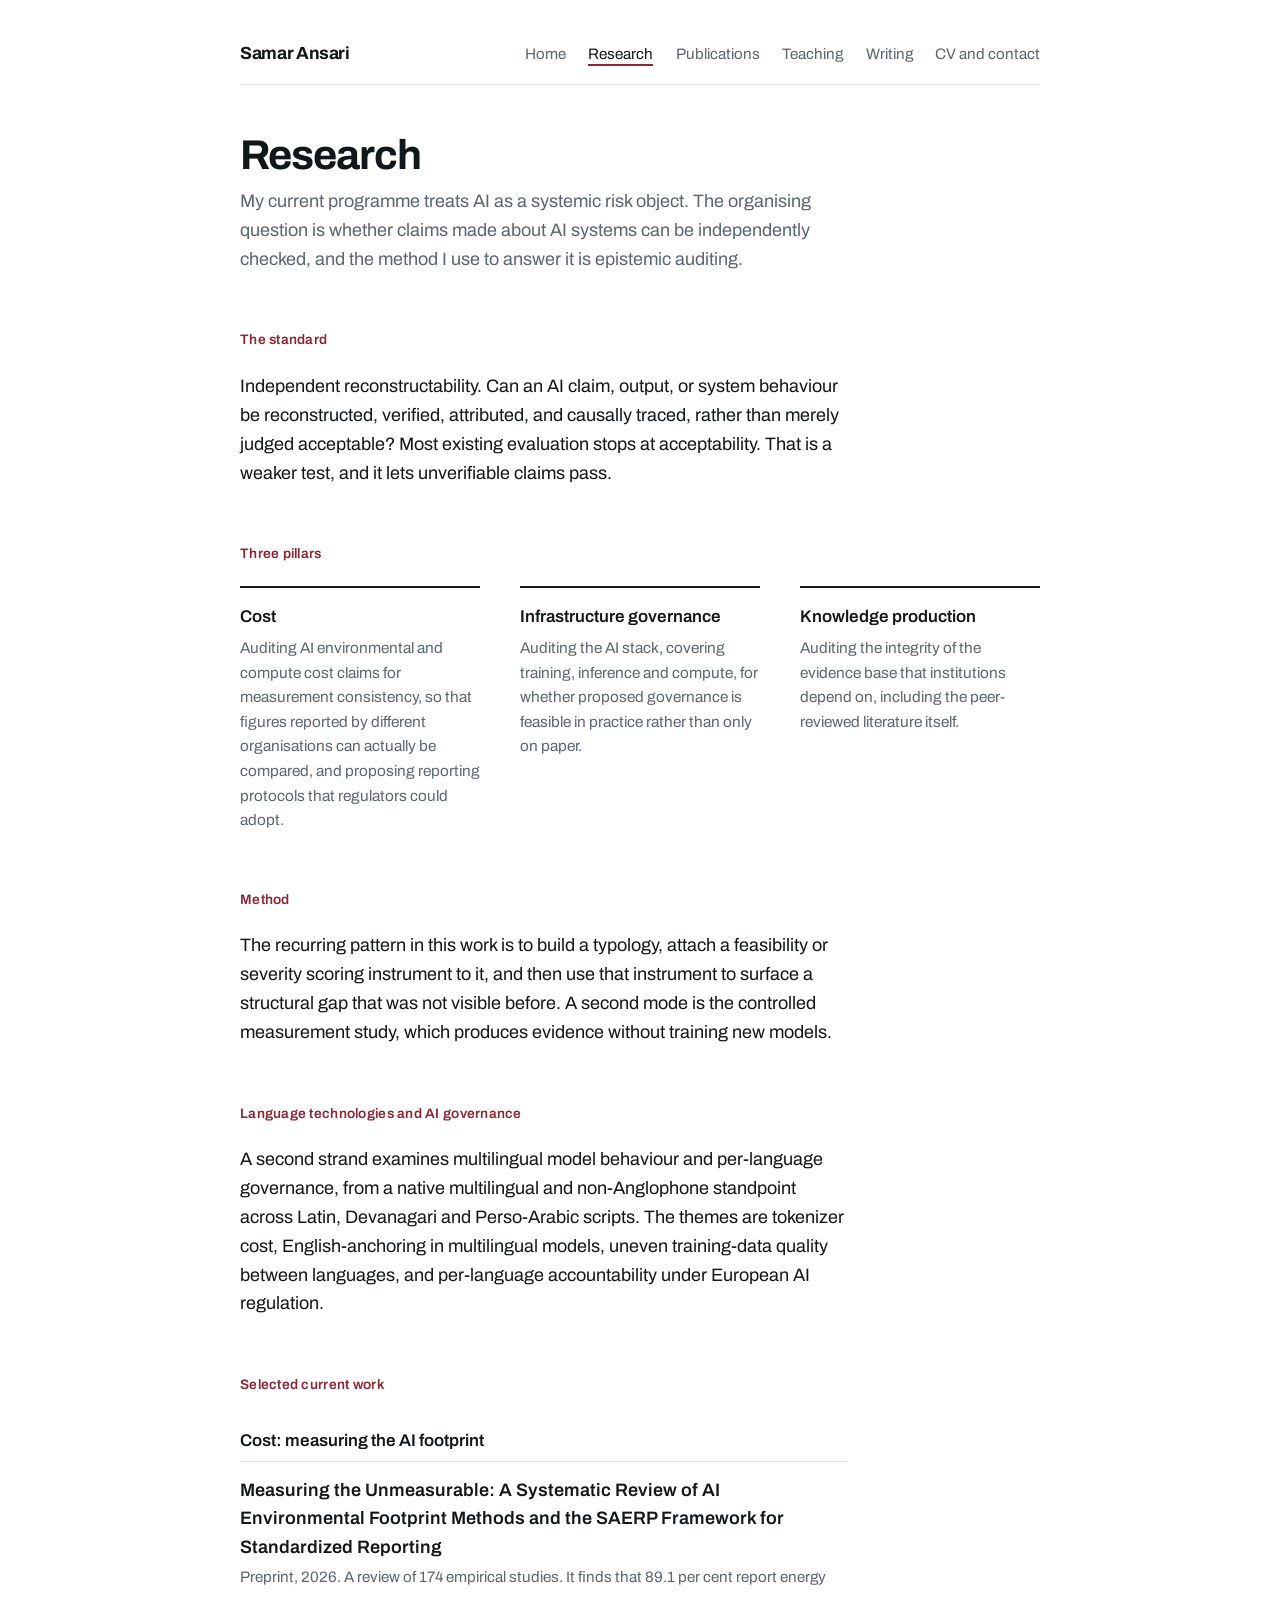
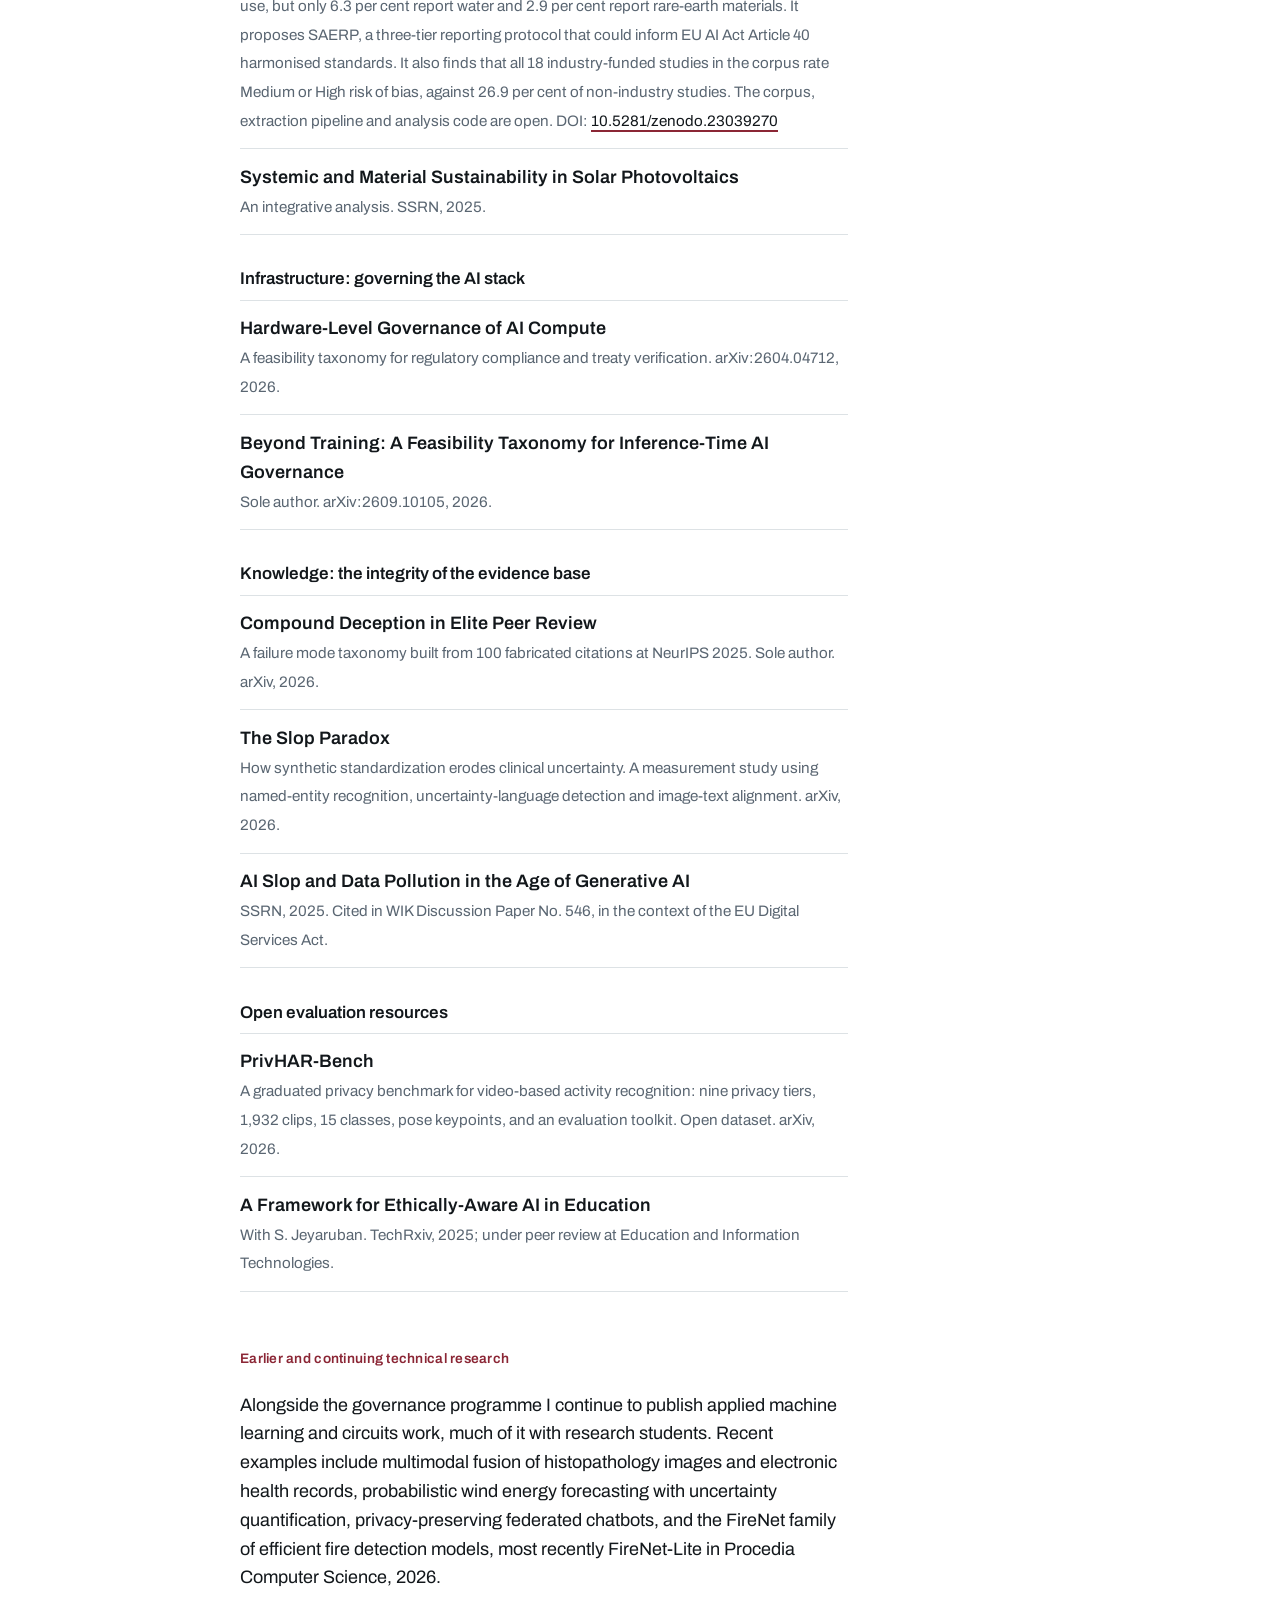
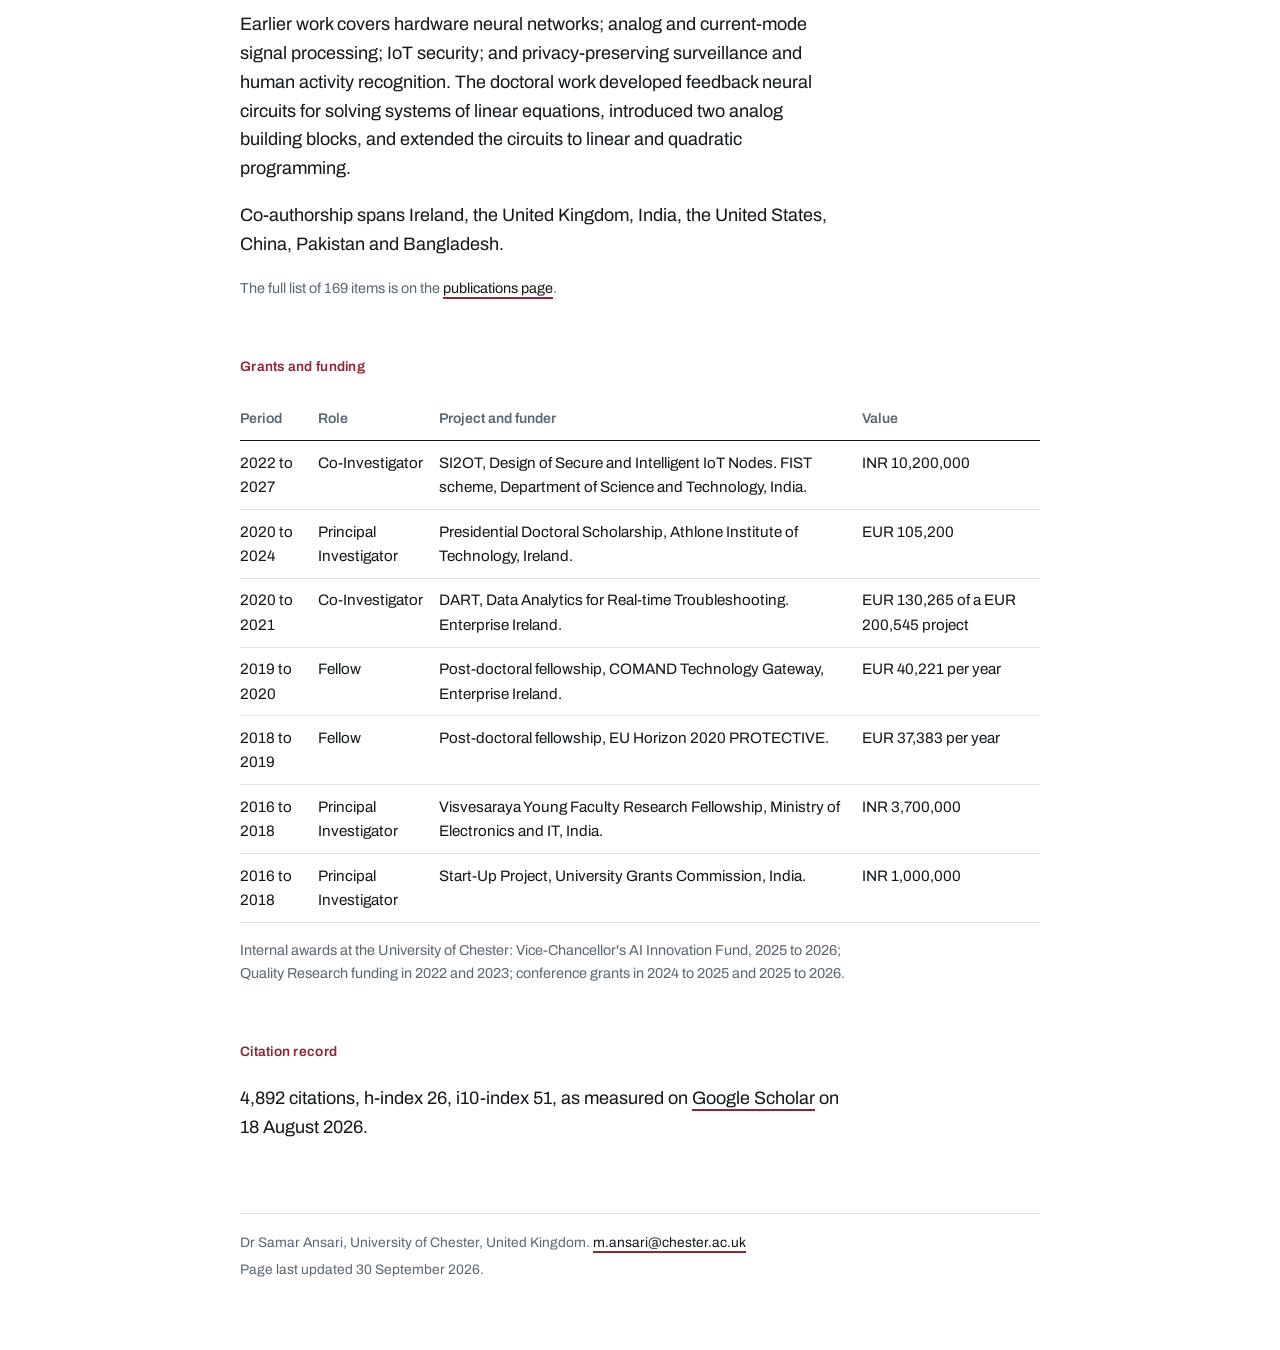
<file: research.html>
<!DOCTYPE html>
<html lang="en">
<head>
<meta charset="utf-8">
<meta name="viewport" content="width=device-width, initial-scale=1">
<title>Research | Samar Ansari</title>
<meta name="description" content="Research programme of Samar Ansari: AI as a systemic risk object, epistemic auditing, multilingual model governance, and earlier work in hardware neural networks and analog signal processing.">
<meta property="og:title" content="Research | Samar Ansari">
<meta property="og:description" content="Research programme of Samar Ansari: AI as a systemic risk object, epistemic auditing, multilingual model governance, and earlier work in hardware neural networks and analog signal processing.">
<meta property="og:type" content="profile">
<meta property="og:image" content="https://samaransari.com/photo.jpg">
<link rel="icon" href="/favicon.ico" type="image/x-icon" />
<link rel="preconnect" href="https://fonts.googleapis.com">
<link rel="preconnect" href="https://fonts.gstatic.com" crossorigin>
<link href="https://fonts.googleapis.com/css2?family=Archivo:wght@400;500;600;700&display=swap" rel="stylesheet">
<link rel="stylesheet" href="style.css">
</head>
<body>
<div class="wrap">
<header class="site">
  <a class="brand" href="index.html" id="top">Samar Ansari</a>
  <nav aria-label="Main"><ul><li><a href="index.html">Home</a></li><li><a href="research.html" aria-current="page">Research</a></li><li><a href="publications.html">Publications</a></li><li><a href="teaching.html">Teaching</a></li><li><a href="writing.html">Writing</a></li><li><a href="cv.html">CV and contact</a></li></ul></nav>
</header>
<h1 class="page-title">Research</h1>
<p class="standfirst">My current programme treats AI as a systemic risk object. The organising question is whether claims made about AI systems can be independently checked, and the method I use to answer it is epistemic auditing.</p>

<h2>The standard</h2>
<p>Independent reconstructability. Can an AI claim, output, or system behaviour be reconstructed, verified, attributed, and causally traced, rather than merely judged acceptable? Most existing evaluation stops at acceptability. That is a weaker test, and it lets unverifiable claims pass.</p>

<h2>Three pillars</h2>
<div class="grid">
  <div><h3>Cost</h3><p>Auditing AI environmental and compute cost claims for measurement consistency, so that figures reported by different organisations can actually be compared, and proposing reporting protocols that regulators could adopt.</p></div>
  <div><h3>Infrastructure governance</h3><p>Auditing the AI stack, covering training, inference and compute, for whether proposed governance is feasible in practice rather than only on paper.</p></div>
  <div><h3>Knowledge production</h3><p>Auditing the integrity of the evidence base that institutions depend on, including the peer-reviewed literature itself.</p></div>
</div>

<h2>Method</h2>
<p>The recurring pattern in this work is to build a typology, attach a feasibility or severity scoring instrument to it, and then use that instrument to surface a structural gap that was not visible before. A second mode is the controlled measurement study, which produces evidence without training new models.</p>

<h2>Language technologies and AI governance</h2>
<p>A second strand examines multilingual model behaviour and per-language governance, from a native multilingual and non-Anglophone standpoint across Latin, Devanagari and Perso-Arabic scripts. The themes are tokenizer cost, English-anchoring in multilingual models, uneven training-data quality between languages, and per-language accountability under European AI regulation.</p>

<h2>Selected current work</h2>
<h3>Cost: measuring the AI footprint</h3>
<ul class="stack">
<li><span class="who">Measuring the Unmeasurable: A Systematic Review of AI Environmental Footprint Methods and the SAERP Framework for Standardized Reporting</span><span class="what">Preprint, 2026. A review of 174 empirical studies. It finds that 89.1 per cent report energy use, but only 6.3 per cent report water and 2.9 per cent report rare-earth materials. It proposes SAERP, a three-tier reporting protocol that could inform EU AI Act Article 40 harmonised standards. It also finds that all 18 industry-funded studies in the corpus rate Medium or High risk of bias, against 26.9 per cent of non-industry studies. The corpus, extraction pipeline and analysis code are open. DOI: <a href="https://doi.org/10.5281/zenodo.23039270">10.5281/zenodo.23039270</a></span></li>
<li><span class="who">Systemic and Material Sustainability in Solar Photovoltaics</span><span class="what">An integrative analysis. SSRN, 2025.</span></li>
</ul>

<h3>Infrastructure: governing the AI stack</h3>
<ul class="stack">
<li><span class="who">Hardware-Level Governance of AI Compute</span><span class="what">A feasibility taxonomy for regulatory compliance and treaty verification. arXiv:2604.04712, 2026.</span></li>
<li><span class="who">Beyond Training: A Feasibility Taxonomy for Inference-Time AI Governance</span><span class="what">Sole author. arXiv:2609.10105, 2026.</span></li>
</ul>

<h3>Knowledge: the integrity of the evidence base</h3>
<ul class="stack">
<li><span class="who">Compound Deception in Elite Peer Review</span><span class="what">A failure mode taxonomy built from 100 fabricated citations at NeurIPS 2025. Sole author. arXiv, 2026.</span></li>
<li><span class="who">The Slop Paradox</span><span class="what">How synthetic standardization erodes clinical uncertainty. A measurement study using named-entity recognition, uncertainty-language detection and image-text alignment. arXiv, 2026.</span></li>
<li><span class="who">AI Slop and Data Pollution in the Age of Generative AI</span><span class="what">SSRN, 2025. Cited in WIK Discussion Paper No. 546, in the context of the EU Digital Services Act.</span></li>
</ul>

<h3>Open evaluation resources</h3>
<ul class="stack">
<li><span class="who">PrivHAR-Bench</span><span class="what">A graduated privacy benchmark for video-based activity recognition: nine privacy tiers, 1,932 clips, 15 classes, pose keypoints, and an evaluation toolkit. Open dataset. arXiv, 2026.</span></li>
<li><span class="who">A Framework for Ethically-Aware AI in Education</span><span class="what">With S. Jeyaruban. TechRxiv, 2025; under peer review at Education and Information Technologies.</span></li>
</ul>

<h2>Earlier and continuing technical research</h2>
<p>Alongside the governance programme I continue to publish applied machine learning and circuits work, much of it with research students. Recent examples include multimodal fusion of histopathology images and electronic health records, probabilistic wind energy forecasting with uncertainty quantification, privacy-preserving federated chatbots, and the FireNet family of efficient fire detection models, most recently FireNet-Lite in Procedia Computer Science, 2026.</p>
<p>Earlier work covers hardware neural networks; analog and current-mode signal processing; IoT security; and privacy-preserving surveillance and human activity recognition. The doctoral work developed feedback neural circuits for solving systems of linear equations, introduced two analog building blocks, and extended the circuits to linear and quadratic programming.</p>
<p>Co-authorship spans Ireland, the United Kingdom, India, the United States, China, Pakistan and Bangladesh.</p>
<p class="note">The full list of 169 items is on the <a href="publications.html">publications page</a>.</p>

<h2>Grants and funding</h2>
<table>
<tr><th>Period</th><th>Role</th><th>Project and funder</th><th>Value</th></tr>
<tr><td>2022 to 2027</td><td>Co-Investigator</td><td>SI2OT, Design of Secure and Intelligent IoT Nodes. FIST scheme, Department of Science and Technology, India.</td><td>INR 10,200,000</td></tr>
<tr><td>2020 to 2024</td><td>Principal Investigator</td><td>Presidential Doctoral Scholarship, Athlone Institute of Technology, Ireland.</td><td>EUR 105,200</td></tr>
<tr><td>2020 to 2021</td><td>Co-Investigator</td><td>DART, Data Analytics for Real-time Troubleshooting. Enterprise Ireland.</td><td>EUR 130,265 of a EUR 200,545 project</td></tr>
<tr><td>2019 to 2020</td><td>Fellow</td><td>Post-doctoral fellowship, COMAND Technology Gateway, Enterprise Ireland.</td><td>EUR 40,221 per year</td></tr>
<tr><td>2018 to 2019</td><td>Fellow</td><td>Post-doctoral fellowship, EU Horizon 2020 PROTECTIVE.</td><td>EUR 37,383 per year</td></tr>
<tr><td>2016 to 2018</td><td>Principal Investigator</td><td>Visvesaraya Young Faculty Research Fellowship, Ministry of Electronics and IT, India.</td><td>INR 3,700,000</td></tr>
<tr><td>2016 to 2018</td><td>Principal Investigator</td><td>Start-Up Project, University Grants Commission, India.</td><td>INR 1,000,000</td></tr>
</table>
<p class="note">Internal awards at the University of Chester: Vice-Chancellor's AI Innovation Fund, 2025 to 2026; Quality Research funding in 2022 and 2023; conference grants in 2024 to 2025 and 2025 to 2026.</p>

<h2>Citation record</h2>
<p>4,892 citations, h-index 26, i10-index 51, as measured on <a href="https://scholar.google.com/citations?hl=en&amp;user=WYthhycAAAAJ">Google Scholar</a> on 18 August 2026.</p>
<footer class="site-foot">
<p>Dr Samar Ansari, University of Chester, United Kingdom. <a href="mailto:m.ansari@chester.ac.uk">m.ansari@chester.ac.uk</a></p>
<p>Page last updated <span class="updated">30 September 2026</span>.</p>
</footer>
</div>
<script src="site.js" defer></script>
</body>
</html>
</file>
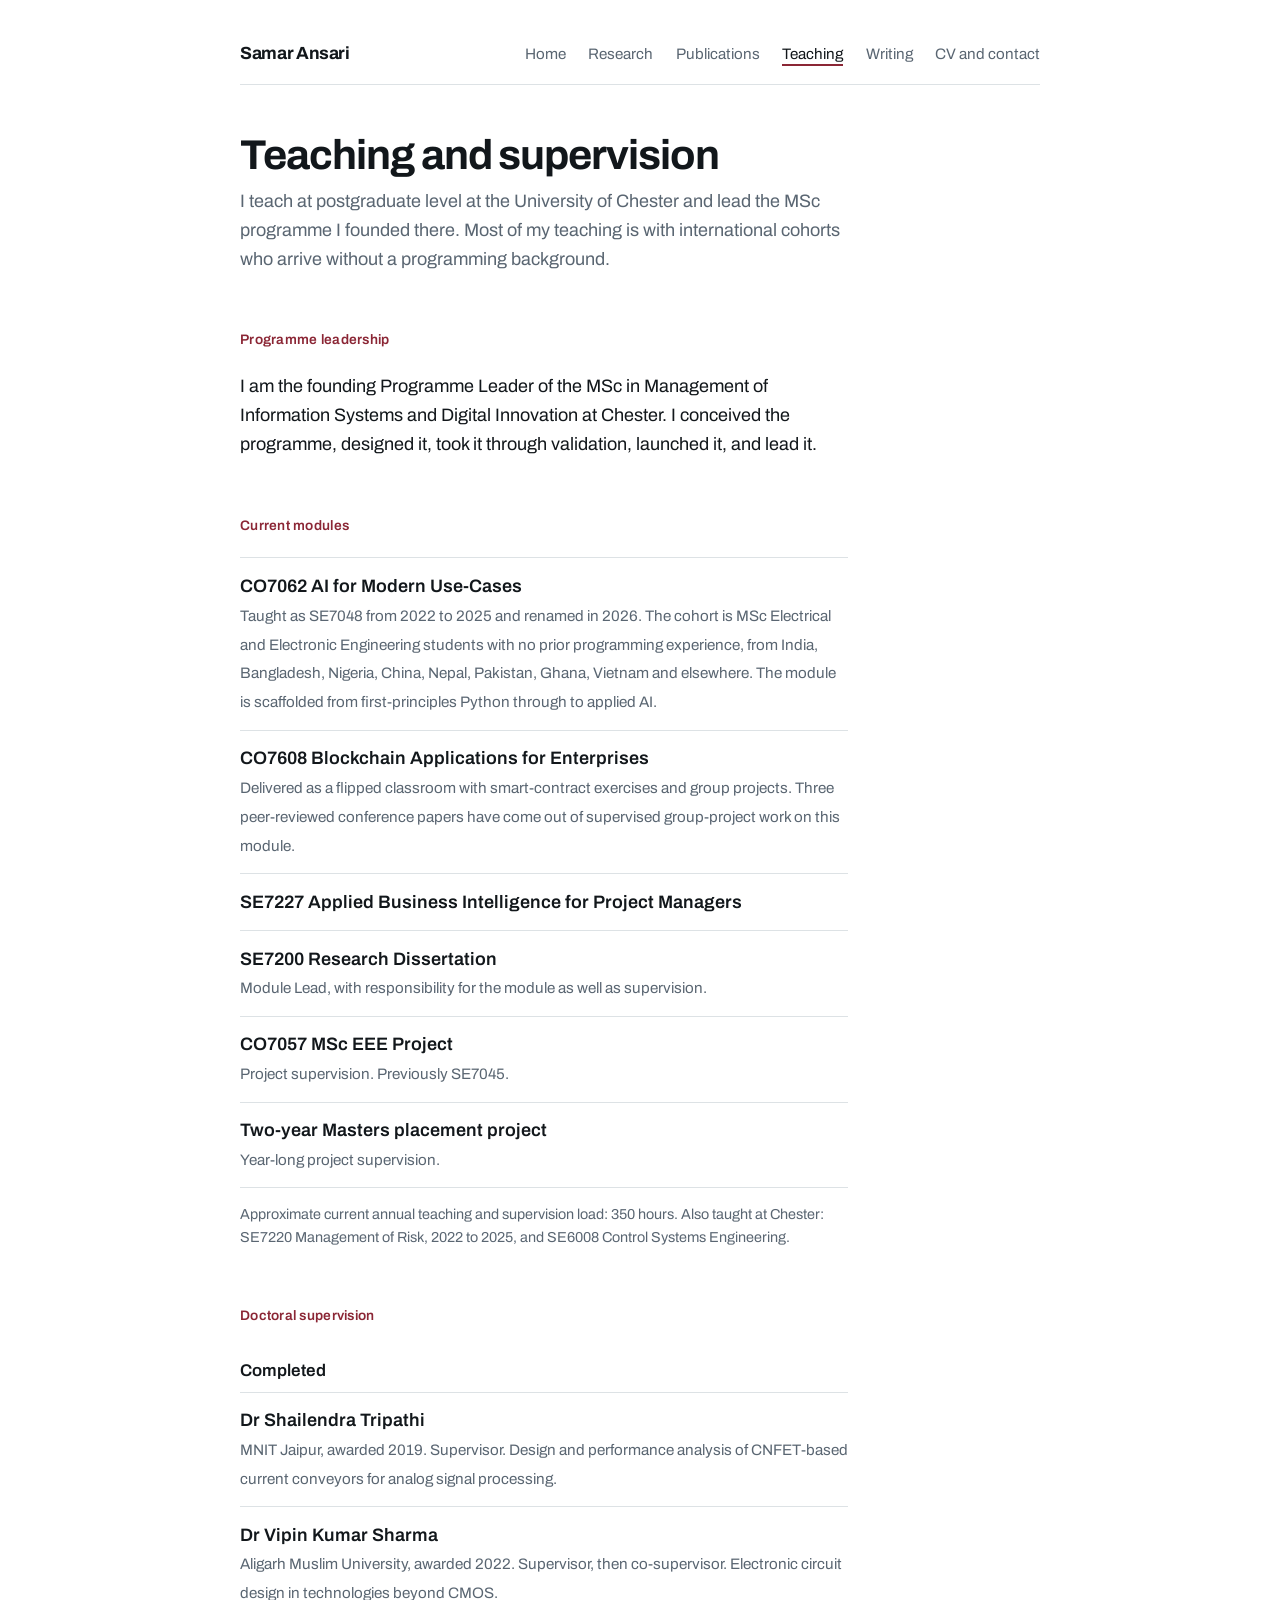
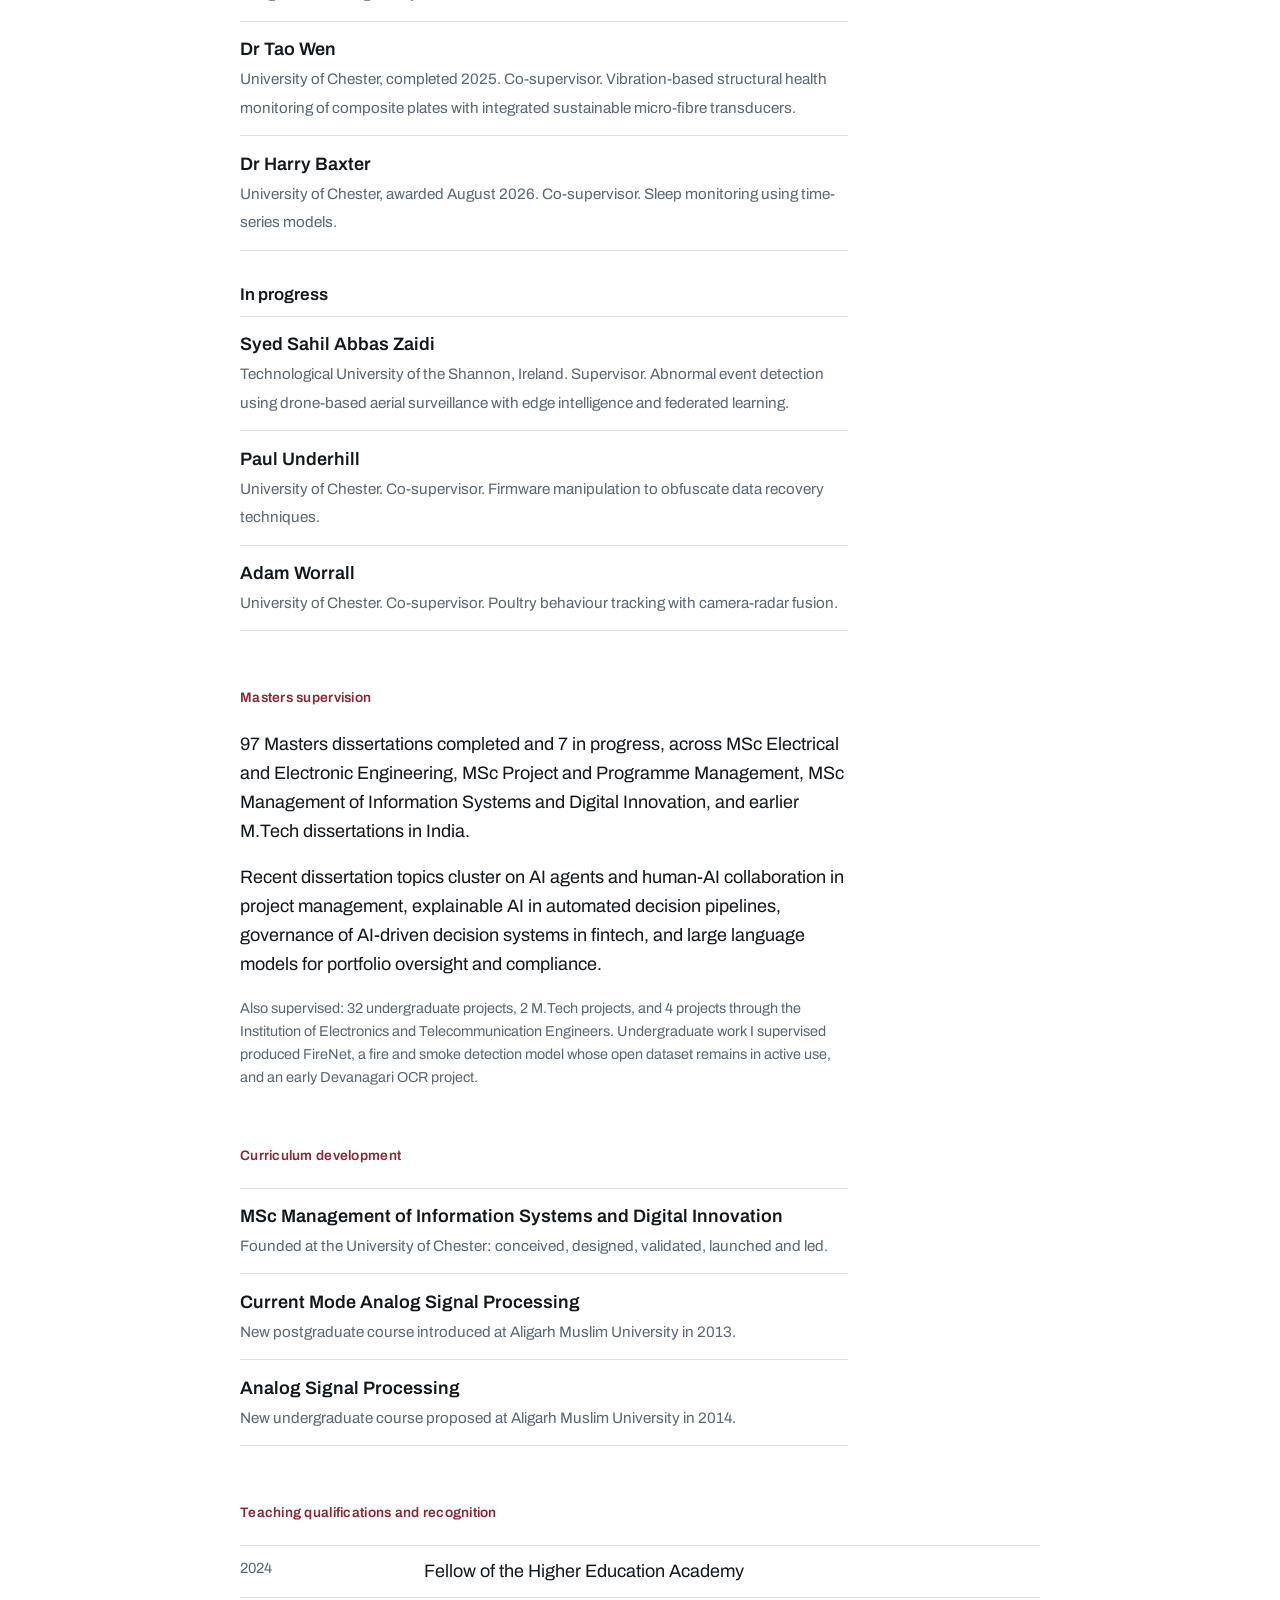
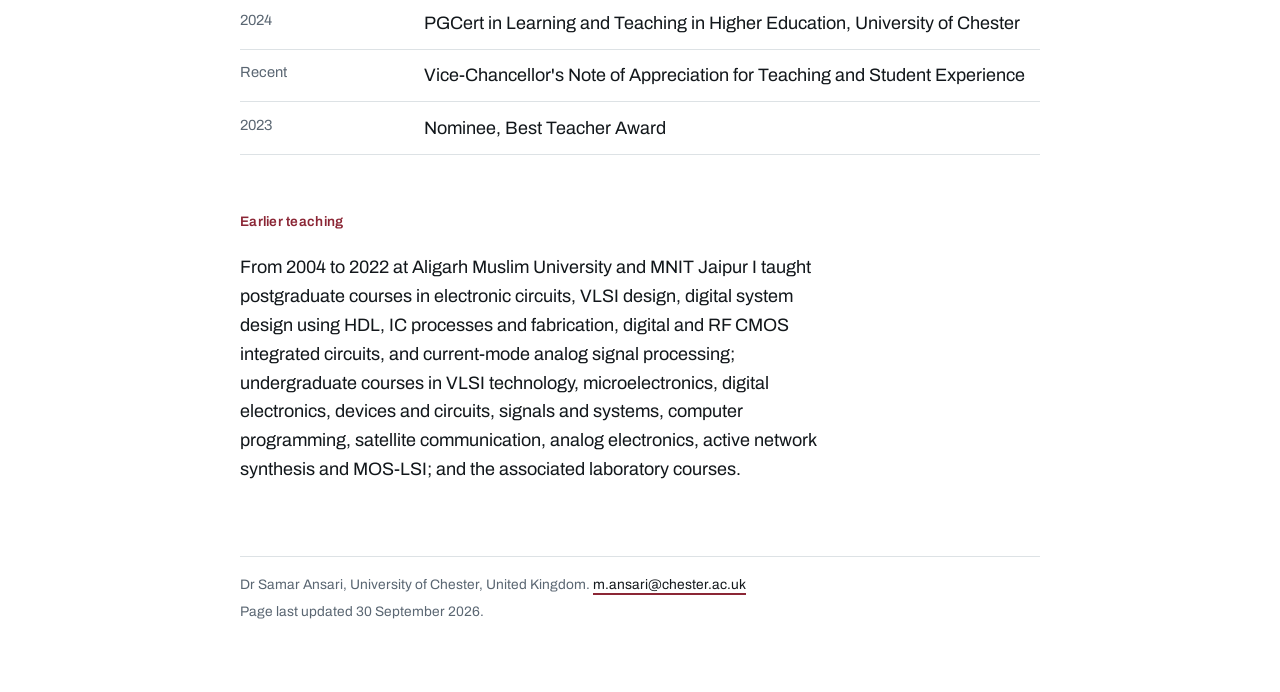
<file: teaching.html>
<!DOCTYPE html>
<html lang="en">
<head>
<meta charset="utf-8">
<meta name="viewport" content="width=device-width, initial-scale=1">
<title>Teaching and supervision | Samar Ansari</title>
<meta name="description" content="Teaching, curriculum development and research supervision by Samar Ansari at the University of Chester.">
<meta property="og:title" content="Teaching and supervision | Samar Ansari">
<meta property="og:description" content="Teaching, curriculum development and research supervision by Samar Ansari at the University of Chester.">
<meta property="og:type" content="profile">
<meta property="og:image" content="https://samaransari.com/photo.jpg">
<link rel="icon" href="/favicon.ico" type="image/x-icon" />
<link rel="preconnect" href="https://fonts.googleapis.com">
<link rel="preconnect" href="https://fonts.gstatic.com" crossorigin>
<link href="https://fonts.googleapis.com/css2?family=Archivo:wght@400;500;600;700&display=swap" rel="stylesheet">
<link rel="stylesheet" href="style.css">
</head>
<body>
<div class="wrap">
<header class="site">
  <a class="brand" href="index.html" id="top">Samar Ansari</a>
  <nav aria-label="Main"><ul><li><a href="index.html">Home</a></li><li><a href="research.html">Research</a></li><li><a href="publications.html">Publications</a></li><li><a href="teaching.html" aria-current="page">Teaching</a></li><li><a href="writing.html">Writing</a></li><li><a href="cv.html">CV and contact</a></li></ul></nav>
</header>
<h1 class="page-title">Teaching and supervision</h1>
<p class="standfirst">I teach at postgraduate level at the University of Chester and lead the MSc programme I founded there. Most of my teaching is with international cohorts who arrive without a programming background.</p>

<h2>Programme leadership</h2>
<p>I am the founding Programme Leader of the MSc in Management of Information Systems and Digital Innovation at Chester. I conceived the programme, designed it, took it through validation, launched it, and lead it.</p>

<h2>Current modules</h2>
<ul class="stack">
<li><span class="who">CO7062 AI for Modern Use-Cases</span><span class="what">Taught as SE7048 from 2022 to 2025 and renamed in 2026. The cohort is MSc Electrical and Electronic Engineering students with no prior programming experience, from India, Bangladesh, Nigeria, China, Nepal, Pakistan, Ghana, Vietnam and elsewhere. The module is scaffolded from first-principles Python through to applied AI.</span></li>
<li><span class="who">CO7608 Blockchain Applications for Enterprises</span><span class="what">Delivered as a flipped classroom with smart-contract exercises and group projects. Three peer-reviewed conference papers have come out of supervised group-project work on this module.</span></li>
<li><span class="who">SE7227 Applied Business Intelligence for Project Managers</span></li>
<li><span class="who">SE7200 Research Dissertation</span><span class="what">Module Lead, with responsibility for the module as well as supervision.</span></li>
<li><span class="who">CO7057 MSc EEE Project</span><span class="what">Project supervision. Previously SE7045.</span></li>
<li><span class="who">Two-year Masters placement project</span><span class="what">Year-long project supervision.</span></li>
</ul>
<p class="note">Approximate current annual teaching and supervision load: 350 hours. Also taught at Chester: SE7220 Management of Risk, 2022 to 2025, and SE6008 Control Systems Engineering.</p>

<h2>Doctoral supervision</h2>
<h3>Completed</h3>
<ul class="stack">
<li><span class="who">Dr Shailendra Tripathi</span><span class="what">MNIT Jaipur, awarded 2019. Supervisor. Design and performance analysis of CNFET-based current conveyors for analog signal processing.</span></li>
<li><span class="who">Dr Vipin Kumar Sharma</span><span class="what">Aligarh Muslim University, awarded 2022. Supervisor, then co-supervisor. Electronic circuit design in technologies beyond CMOS.</span></li>
<li><span class="who">Dr Tao Wen</span><span class="what">University of Chester, completed 2025. Co-supervisor. Vibration-based structural health monitoring of composite plates with integrated sustainable micro-fibre transducers.</span></li>
<li><span class="who">Dr Harry Baxter</span><span class="what">University of Chester, awarded August 2026. Co-supervisor. Sleep monitoring using time-series models.</span></li>
</ul>
<h3>In progress</h3>
<ul class="stack">
<li><span class="who">Syed Sahil Abbas Zaidi</span><span class="what">Technological University of the Shannon, Ireland. Supervisor. Abnormal event detection using drone-based aerial surveillance with edge intelligence and federated learning.</span></li>
<li><span class="who">Paul Underhill</span><span class="what">University of Chester. Co-supervisor. Firmware manipulation to obfuscate data recovery techniques.</span></li>
<li><span class="who">Adam Worrall</span><span class="what">University of Chester. Co-supervisor. Poultry behaviour tracking with camera-radar fusion.</span></li>
</ul>

<h2>Masters supervision</h2>
<p>97 Masters dissertations completed and 7 in progress, across MSc Electrical and Electronic Engineering, MSc Project and Programme Management, MSc Management of Information Systems and Digital Innovation, and earlier M.Tech dissertations in India.</p>
<p>Recent dissertation topics cluster on AI agents and human-AI collaboration in project management, explainable AI in automated decision pipelines, governance of AI-driven decision systems in fintech, and large language models for portfolio oversight and compliance.</p>
<p class="note">Also supervised: 32 undergraduate projects, 2 M.Tech projects, and 4 projects through the Institution of Electronics and Telecommunication Engineers. Undergraduate work I supervised produced FireNet, a fire and smoke detection model whose open dataset remains in active use, and an early Devanagari OCR project.</p>

<h2>Curriculum development</h2>
<ul class="stack">
<li><span class="who">MSc Management of Information Systems and Digital Innovation</span><span class="what">Founded at the University of Chester: conceived, designed, validated, launched and led.</span></li>
<li><span class="who">Current Mode Analog Signal Processing</span><span class="what">New postgraduate course introduced at Aligarh Muslim University in 2013.</span></li>
<li><span class="who">Analog Signal Processing</span><span class="what">New undergraduate course proposed at Aligarh Muslim University in 2014.</span></li>
</ul>

<h2>Teaching qualifications and recognition</h2>
<ul class="facts">
<li><span>2024</span><span>Fellow of the Higher Education Academy</span></li>
<li><span>2024</span><span>PGCert in Learning and Teaching in Higher Education, University of Chester</span></li>
<li><span>Recent</span><span>Vice-Chancellor's Note of Appreciation for Teaching and Student Experience</span></li>
<li><span>2023</span><span>Nominee, Best Teacher Award</span></li>
</ul>

<h2>Earlier teaching</h2>
<p>From 2004 to 2022 at Aligarh Muslim University and MNIT Jaipur I taught postgraduate courses in electronic circuits, VLSI design, digital system design using HDL, IC processes and fabrication, digital and RF CMOS integrated circuits, and current-mode analog signal processing; undergraduate courses in VLSI technology, microelectronics, digital electronics, devices and circuits, signals and systems, computer programming, satellite communication, analog electronics, active network synthesis and MOS-LSI; and the associated laboratory courses.</p>
<footer class="site-foot">
<p>Dr Samar Ansari, University of Chester, United Kingdom. <a href="mailto:m.ansari@chester.ac.uk">m.ansari@chester.ac.uk</a></p>
<p>Page last updated <span class="updated">30 September 2026</span>.</p>
</footer>
</div>
<script src="site.js" defer></script>
</body>
</html>
</file>
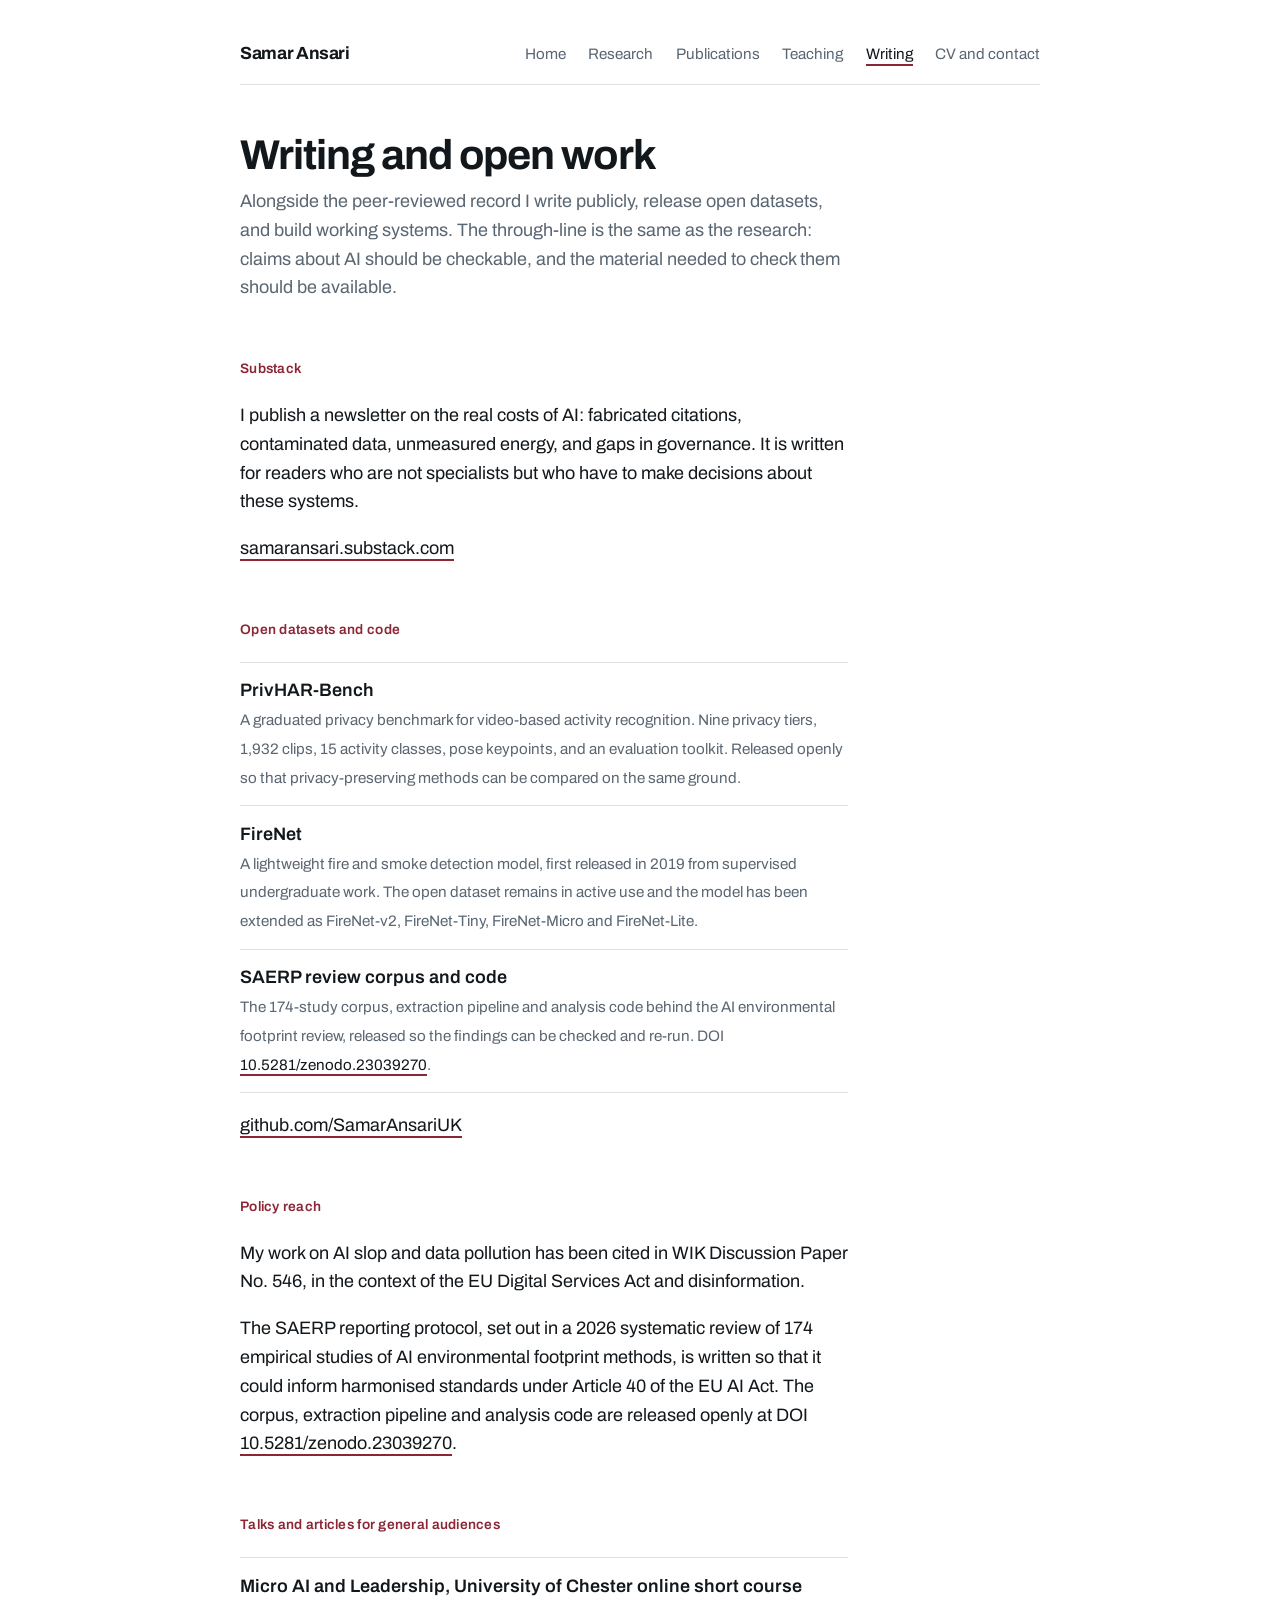
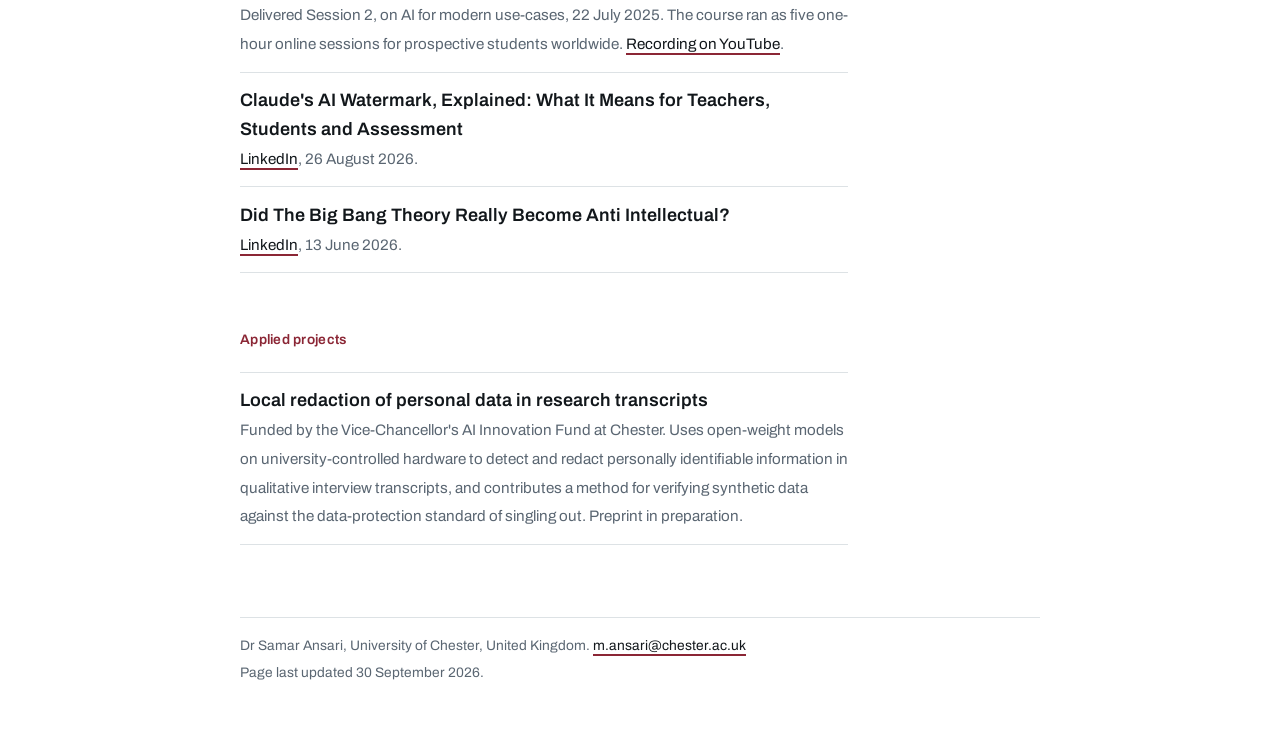
<file: writing.html>
<!DOCTYPE html>
<html lang="en">
<head>
<meta charset="utf-8">
<meta name="viewport" content="width=device-width, initial-scale=1">
<title>Writing and open work | Samar Ansari</title>
<meta name="description" content="Public writing, open datasets and applied projects by Samar Ansari, including the PrivHAR-Bench privacy benchmark and a Substack newsletter on the real costs of AI.">
<meta property="og:title" content="Writing and open work | Samar Ansari">
<meta property="og:description" content="Public writing, open datasets and applied projects by Samar Ansari, including the PrivHAR-Bench privacy benchmark and a Substack newsletter on the real costs of AI.">
<meta property="og:type" content="profile">
<meta property="og:image" content="https://samaransari.com/photo.jpg">
<link rel="icon" href="/favicon.ico" type="image/x-icon" />
<link rel="preconnect" href="https://fonts.googleapis.com">
<link rel="preconnect" href="https://fonts.gstatic.com" crossorigin>
<link href="https://fonts.googleapis.com/css2?family=Archivo:wght@400;500;600;700&display=swap" rel="stylesheet">
<link rel="stylesheet" href="style.css">
</head>
<body>
<div class="wrap">
<header class="site">
  <a class="brand" href="index.html" id="top">Samar Ansari</a>
  <nav aria-label="Main"><ul><li><a href="index.html">Home</a></li><li><a href="research.html">Research</a></li><li><a href="publications.html">Publications</a></li><li><a href="teaching.html">Teaching</a></li><li><a href="writing.html" aria-current="page">Writing</a></li><li><a href="cv.html">CV and contact</a></li></ul></nav>
</header>
<h1 class="page-title">Writing and open work</h1>
<p class="standfirst">Alongside the peer-reviewed record I write publicly, release open datasets, and build working systems. The through-line is the same as the research: claims about AI should be checkable, and the material needed to check them should be available.</p>

<h2>Substack</h2>
<p>I publish a newsletter on the real costs of AI: fabricated citations, contaminated data, unmeasured energy, and gaps in governance. It is written for readers who are not specialists but who have to make decisions about these systems.</p>
<p><a href="https://samaransari.substack.com">samaransari.substack.com</a></p>

<h2>Open datasets and code</h2>
<ul class="stack">
<li><span class="who">PrivHAR-Bench</span><span class="what">A graduated privacy benchmark for video-based activity recognition. Nine privacy tiers, 1,932 clips, 15 activity classes, pose keypoints, and an evaluation toolkit. Released openly so that privacy-preserving methods can be compared on the same ground.</span></li>
<li><span class="who">FireNet</span><span class="what">A lightweight fire and smoke detection model, first released in 2019 from supervised undergraduate work. The open dataset remains in active use and the model has been extended as FireNet-v2, FireNet-Tiny, FireNet-Micro and FireNet-Lite.</span></li>
<li><span class="who">SAERP review corpus and code</span><span class="what">The 174-study corpus, extraction pipeline and analysis code behind the AI environmental footprint review, released so the findings can be checked and re-run. DOI <a href="https://doi.org/10.5281/zenodo.23039270">10.5281/zenodo.23039270</a>.</span></li>
</ul>
<p><a href="https://github.com/SamarAnsariUK">github.com/SamarAnsariUK</a></p>

<h2>Policy reach</h2>
<p>My work on AI slop and data pollution has been cited in WIK Discussion Paper No. 546, in the context of the EU Digital Services Act and disinformation.</p>
<p>The SAERP reporting protocol, set out in a 2026 systematic review of 174 empirical studies of AI environmental footprint methods, is written so that it could inform harmonised standards under Article 40 of the EU AI Act. The corpus, extraction pipeline and analysis code are released openly at DOI <a href="https://doi.org/10.5281/zenodo.23039270">10.5281/zenodo.23039270</a>.</p>

<h2>Talks and articles for general audiences</h2>
<ul class="stack">
<li><span class="who">Micro AI and Leadership, University of Chester online short course</span><span class="what">Delivered Session 2, on AI for modern use-cases, 22 July 2025. The course ran as five one-hour online sessions for prospective students worldwide. <a href="https://www.youtube.com/watch?v=UGptqeQo-20">Recording on YouTube</a>.</span></li>
<li><span class="who">Claude's AI Watermark, Explained: What It Means for Teachers, Students and Assessment</span><span class="what"><a href="https://www.linkedin.com/pulse/claudes-ai-watermark-explained-what-means-teachers-students-ansari-1wfce/">LinkedIn</a>, 26 August 2026.</span></li>
<li><span class="who">Did The Big Bang Theory Really Become Anti Intellectual?</span><span class="what"><a href="https://www.linkedin.com/pulse/did-big-bang-theory-really-become-anti-intellectual-samar-ansari-8qwse/">LinkedIn</a>, 13 June 2026.</span></li>
</ul>

<h2>Applied projects</h2>
<ul class="stack">
<li><span class="who">Local redaction of personal data in research transcripts</span><span class="what">Funded by the Vice-Chancellor's AI Innovation Fund at Chester. Uses open-weight models on university-controlled hardware to detect and redact personally identifiable information in qualitative interview transcripts, and contributes a method for verifying synthetic data against the data-protection standard of singling out. Preprint in preparation.</span></li>
</ul>
<footer class="site-foot">
<p>Dr Samar Ansari, University of Chester, United Kingdom. <a href="mailto:m.ansari@chester.ac.uk">m.ansari@chester.ac.uk</a></p>
<p>Page last updated <span class="updated">30 September 2026</span>.</p>
</footer>
</div>
<script src="site.js" defer></script>
</body>
</html>
</file>
<file: style.css>
/* samaransari.com  |  shared stylesheet  |  2026-09-08
   All colour, type and spacing decisions live here.
   Change a value once and every page follows. */

:root{
  --bg:#FFFFFF;
  --fg:#12171B;
  --dim:#5A6672;
  --line:#DDE2E5;
  --accent:#8B2635;
  --tint:#F4F1F1;
  --measure:38rem;
}

*{box-sizing:border-box}
html{-webkit-text-size-adjust:100%; scroll-behavior:smooth}
body{
  margin:0;
  background:var(--bg);
  color:var(--fg);
  font-family:"Archivo",Helvetica,Arial,sans-serif;
  font-size:clamp(16px,.9vw + 13px,18px);
  line-height:1.6;
}
.wrap{
  max-width:56rem;
  margin:0 auto;
  padding:clamp(1.5rem,4vw,2.5rem) clamp(1.25rem,5vw,3rem) 4rem;
}

/* ---- site header and navigation ---- */
.site{
  display:flex;
  flex-wrap:wrap;
  gap:.6rem 2rem;
  align-items:baseline;
  justify-content:space-between;
  padding-bottom:.9rem;
  border-bottom:1px solid var(--line);
  margin-bottom:clamp(2rem,5vw,3rem);
}
.site .brand{
  font-weight:700;
  font-size:1.1rem;
  letter-spacing:-.02em;
  color:var(--fg);
  text-decoration:none;
  border:0;
}
.site nav ul{
  display:flex;
  flex-wrap:wrap;
  gap:.5rem 1.4rem;
  list-style:none;
  margin:0;
  padding:0;
  font-size:.95rem;
}
.site nav a{
  color:var(--dim);
  text-decoration:none;
  border:0;
  padding-bottom:2px;
  border-bottom:2px solid transparent;
}
.site nav a:hover{color:var(--fg)}
.site nav a[aria-current="page"]{color:var(--fg);border-bottom-color:var(--accent)}

.site--home{justify-content:flex-end}
@media (max-width:34rem){ .site--home{justify-content:flex-start} }
[tabindex="-1"]:focus{outline:none}

/* ---- home masthead ---- */
.masthead{
  display:grid;
  grid-template-columns:minmax(0,1fr) 10rem;
  gap:clamp(1.75rem,4vw,3rem);
  align-items:end;
  padding-bottom:1.4rem;
  border-bottom:2px solid var(--fg);
  margin-bottom:clamp(2rem,5vw,3rem);
}
.masthead h1{
  font-size:clamp(2.2rem,6.2vw,3.25rem);
  font-weight:700;
  line-height:1;
  letter-spacing:-.03em;
  margin:0 0 .7rem;
}
.post{color:var(--dim);font-size:1rem;margin:0 0 .35rem;max-width:40ch}
.post:last-of-type{margin-bottom:0}
.portrait{margin:0}
.portrait img{
  display:block;
  width:100%;
  aspect-ratio:4 / 5;
  object-fit:cover;
  border-radius:2px;
  background:var(--tint);
}
@media (max-width:44rem){
  .masthead{grid-template-columns:1fr;align-items:start}
  .portrait{max-width:8.5rem;order:-1;margin-bottom:.5rem}
}

/* ---- page headings ---- */
.page-title{
  font-size:clamp(1.9rem,5vw,2.6rem);
  font-weight:700;
  letter-spacing:-.025em;
  line-height:1.08;
  margin:0 0 .6rem;
}
.standfirst{color:var(--dim);max-width:var(--measure);margin:0 0 clamp(2.5rem,6vw,3.5rem)}

h2{
  font-size:.86rem;
  font-weight:600;
  color:var(--accent);
  letter-spacing:.02em;
  margin:clamp(2.5rem,6vw,3.5rem) 0 1.3rem;
}
h2:first-of-type{margin-top:0}
h3{
  font-size:1.06rem;
  font-weight:600;
  margin:1.9rem 0 .45rem;
}
p{max-width:var(--measure)}

.statement{
  font-size:clamp(1.35rem,3.1vw,1.95rem);
  font-weight:500;
  line-height:1.32;
  letter-spacing:-.012em;
  margin:0 0 1.1rem;
  max-width:26ch;
}
.statement em{font-style:normal;color:var(--accent)}
.sub{color:var(--dim);max-width:56ch;margin:0 0 1rem}

/* ---- three column grid ---- */
.grid{
  display:grid;
  grid-template-columns:repeat(auto-fit,minmax(14rem,1fr));
  gap:2rem 2.5rem;
}
.grid h3{
  font-size:1.06rem;
  font-weight:600;
  margin:0 0 .4rem;
  padding-top:.9rem;
  border-top:2px solid var(--fg);
}
.grid p{margin:0;color:var(--dim);font-size:.96rem;max-width:none}

/* ---- label and value rows ---- */
.facts{list-style:none;margin:0;padding:0}
.facts li{
  padding:.7rem 0;
  border-bottom:1px solid var(--line);
  display:flex;
  gap:1.5rem;
  flex-wrap:wrap;
}
.facts li:first-child{border-top:1px solid var(--line)}
.facts span:first-child{flex:0 0 10rem;color:var(--dim);font-size:.92rem}
.facts span:last-child{flex:1;min-width:14rem}

/* ---- plain stacked list ---- */
.stack{list-style:none;margin:0;padding:0}
.stack li{
  padding:.85rem 0;
  border-bottom:1px solid var(--line);
  max-width:var(--measure);
}
.stack li:first-child{border-top:1px solid var(--line)}
.stack .who{font-weight:600;display:block}
.stack .what{color:var(--dim);font-size:.95rem}

/* ---- publication entries ---- */
.pubs{list-style:none;margin:0;padding:0;counter-reset:none}
.pubs li{
  padding:.8rem 0;
  border-bottom:1px solid var(--line);
  display:grid;
  grid-template-columns:3.5rem 1fr;
  gap:1rem;
  align-items:baseline;
}
.pubs li:first-child{border-top:1px solid var(--line)}
.pubs .yr{color:var(--dim);font-size:.9rem;font-variant-numeric:tabular-nums}
.pubs .ttl{font-weight:500}
.pubs .au,.pubs .vn{color:var(--dim);font-size:.94rem;display:block}
@media (max-width:34rem){
  .pubs li{grid-template-columns:1fr;gap:.15rem}
  .facts li{display:block}
  .facts span:first-child{display:block;margin-bottom:.15rem}
}

/* ---- jump links ---- */
.jump{
  display:flex;
  flex-wrap:wrap;
  gap:.7rem 1.5rem;
  list-style:none;
  padding:0;
  margin:0 0 2.5rem;
  font-size:.95rem;
}

/* ---- inline links ---- */
a{color:var(--fg);text-decoration:none;border-bottom:2px solid var(--accent);padding-bottom:1px}
a:hover{color:var(--accent)}
a:focus-visible{outline:2px solid var(--accent);outline-offset:4px}

.out{display:flex;flex-wrap:wrap;gap:.9rem 1.75rem;margin:0 0 1.4rem;padding:0;list-style:none;font-weight:500}
.meta{color:var(--dim);font-size:.9rem;max-width:56ch}
.note{color:var(--dim);font-size:.9rem;max-width:var(--measure)}

table{border-collapse:collapse;width:100%;font-size:.95rem;margin:0 0 1rem}
th,td{text-align:left;padding:.6rem .8rem .6rem 0;border-bottom:1px solid var(--line);vertical-align:top}
th{color:var(--dim);font-weight:600;font-size:.88rem;border-bottom:1px solid var(--fg)}

footer.site-foot{
  color:var(--dim);
  font-size:.86rem;
  border-top:1px solid var(--line);
  padding-top:1.1rem;
  margin-top:clamp(3rem,8vw,4.5rem);
}
footer.site-foot p{max-width:none;margin:0 0 .3rem}

/* ---- back to top button (created by site.js) ---- */
.to-top{
  position:fixed;
  right:clamp(.9rem,3vw,1.75rem);
  bottom:calc(clamp(.9rem,3vw,1.75rem) + env(safe-area-inset-bottom,0px));
  width:2.9rem;
  height:2.9rem;
  display:grid;
  place-items:center;
  padding:0;
  border:1px solid var(--line);
  border-radius:2px;
  background:var(--bg);
  color:var(--accent);
  cursor:pointer;
  box-shadow:0 1px 3px rgba(18,23,27,.10);
  opacity:0;
  visibility:hidden;
  transform:translateY(.4rem);
  transition:opacity .18s ease, transform .18s ease, visibility .18s;
  z-index:50;
}
.to-top.is-visible{opacity:1;visibility:visible;transform:none}
.to-top:hover{border-color:var(--accent);background:var(--tint)}
.to-top:focus-visible{outline:2px solid var(--accent);outline-offset:3px}
@media (prefers-reduced-motion: reduce){
  .to-top{transition:none}
  html{scroll-behavior:auto}
}
</file>
